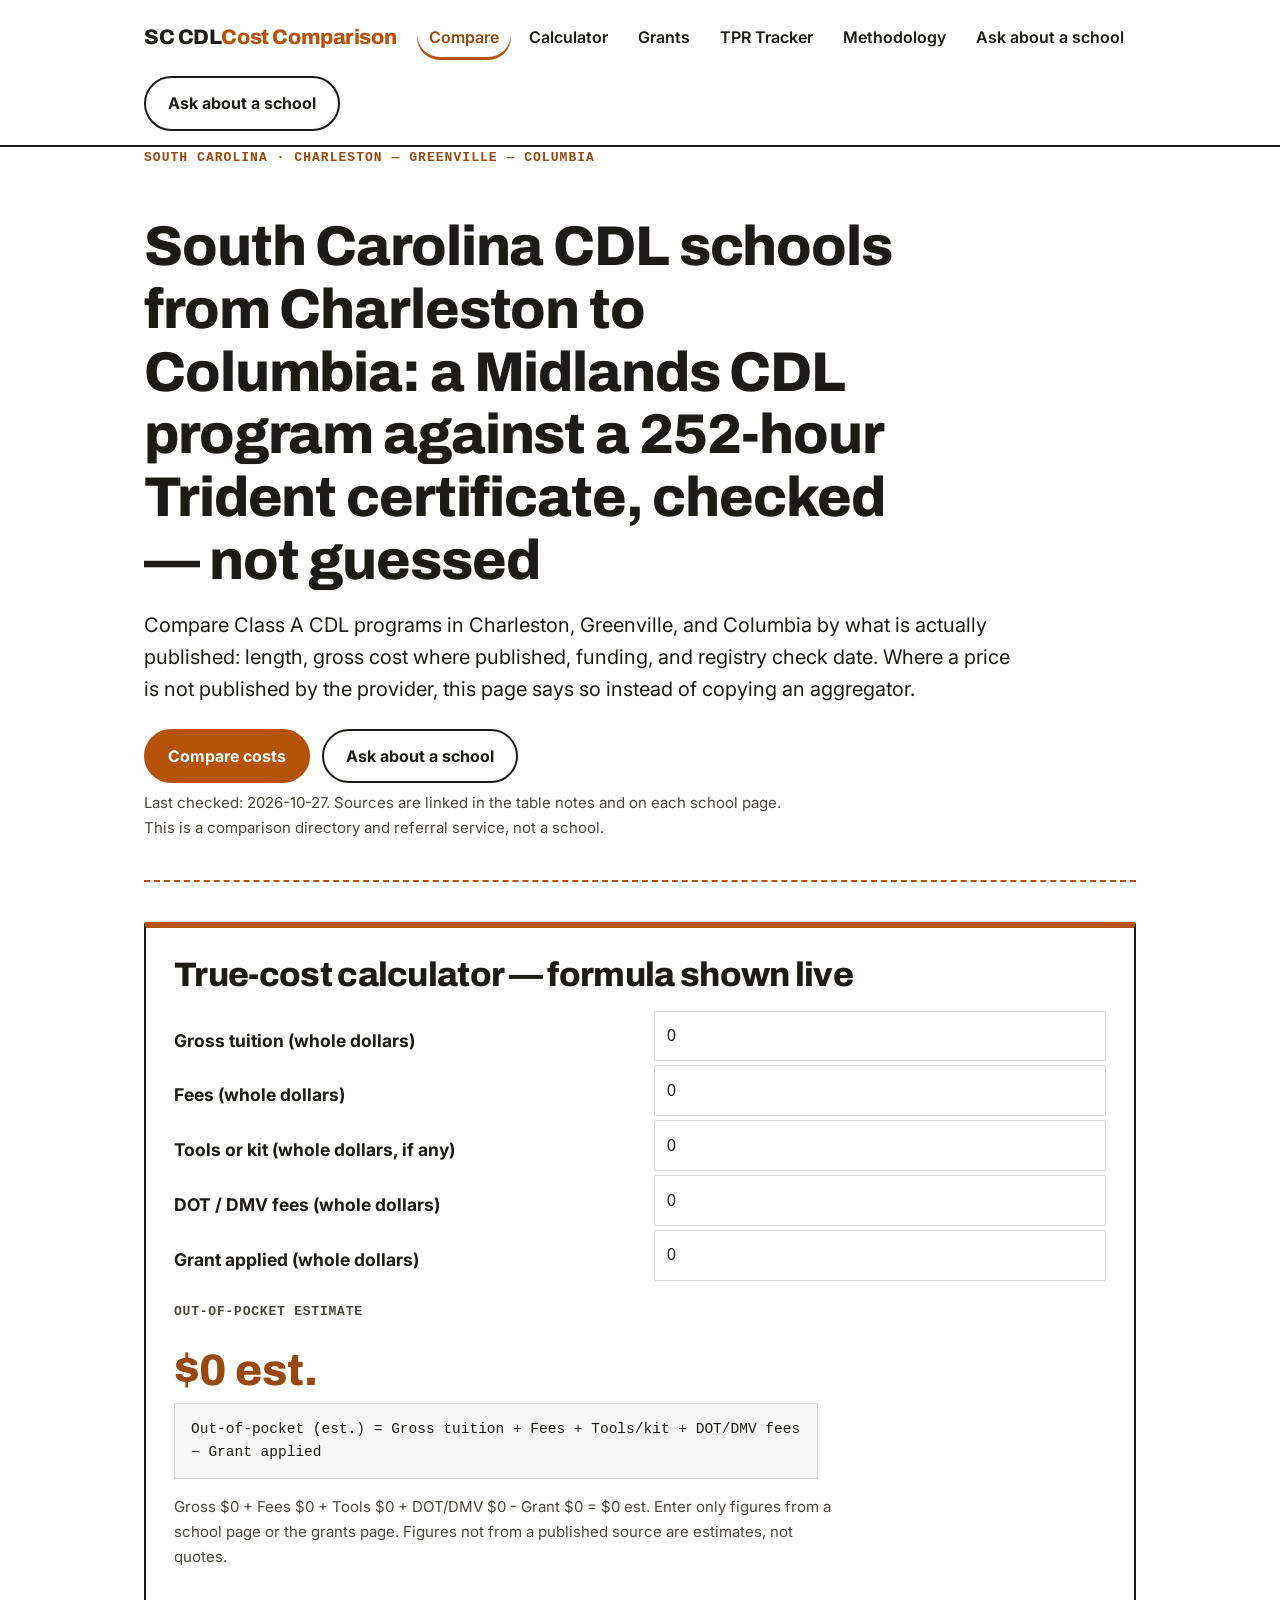
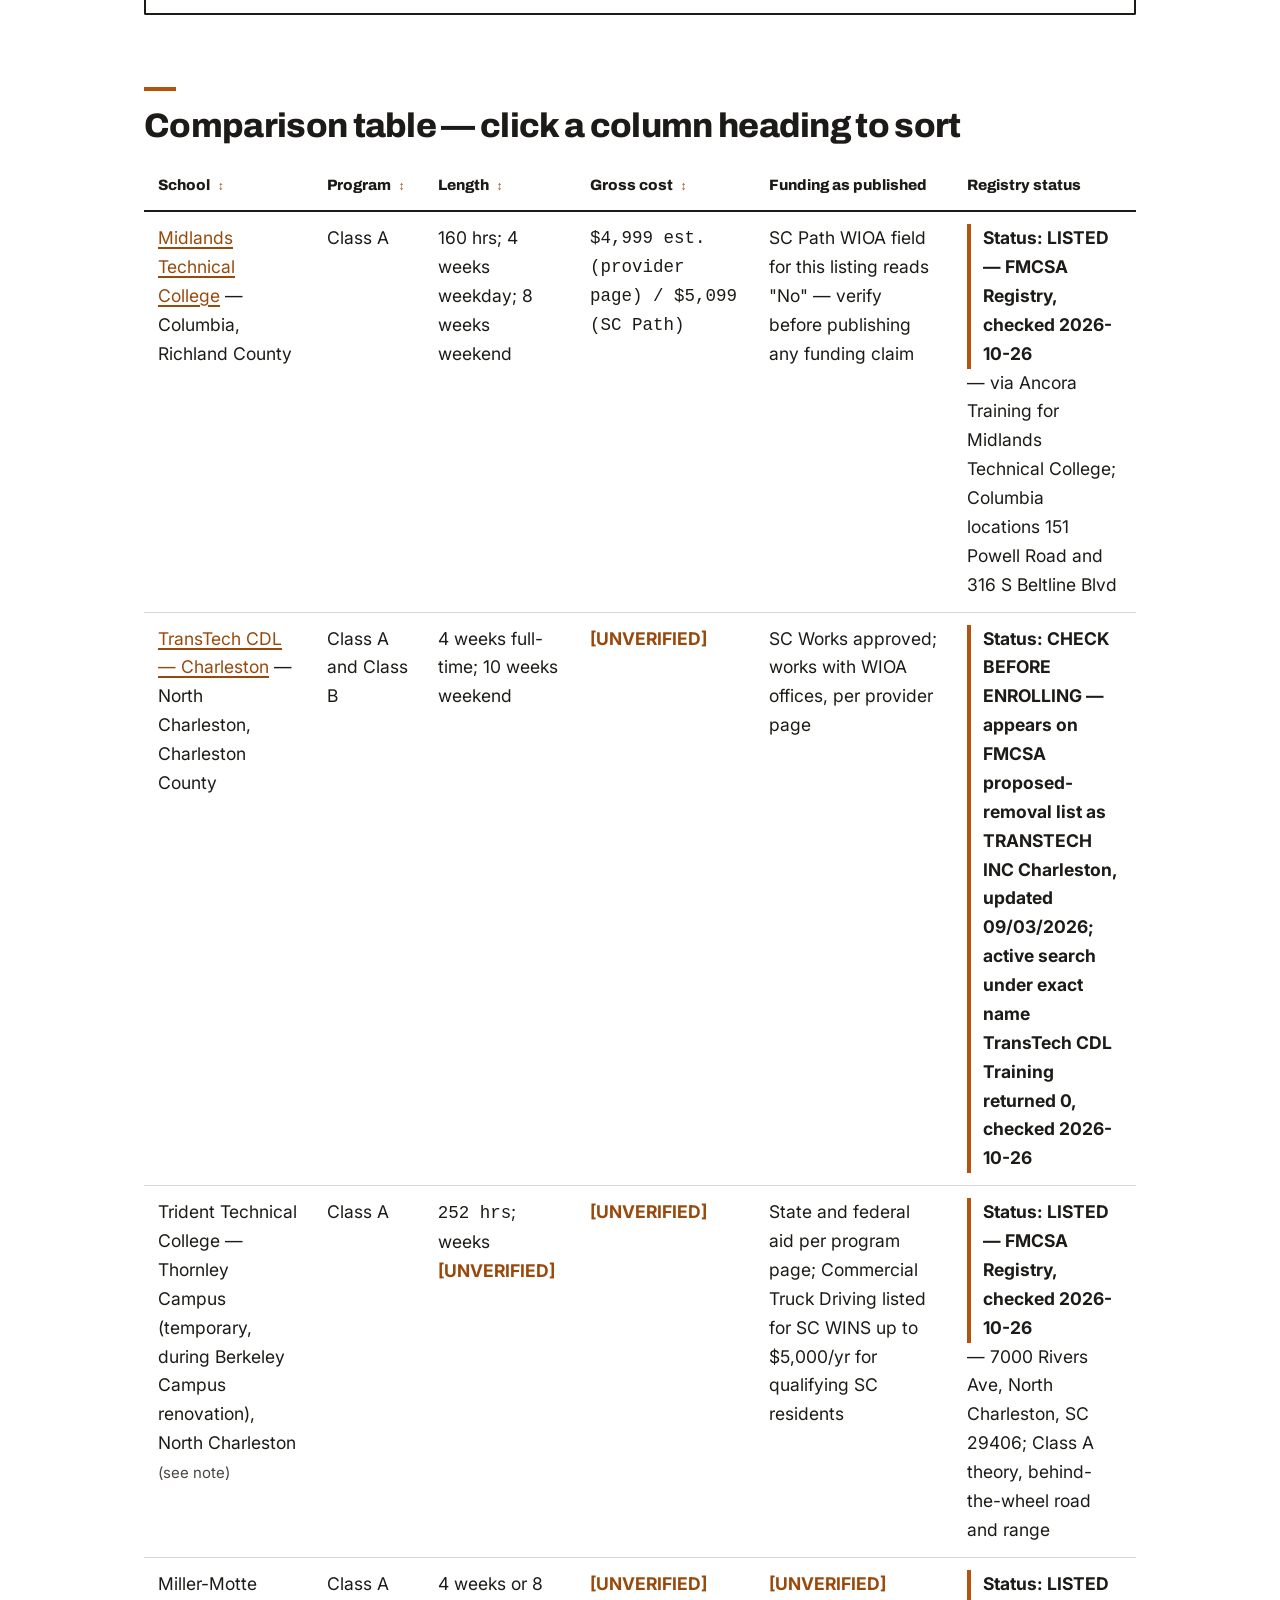
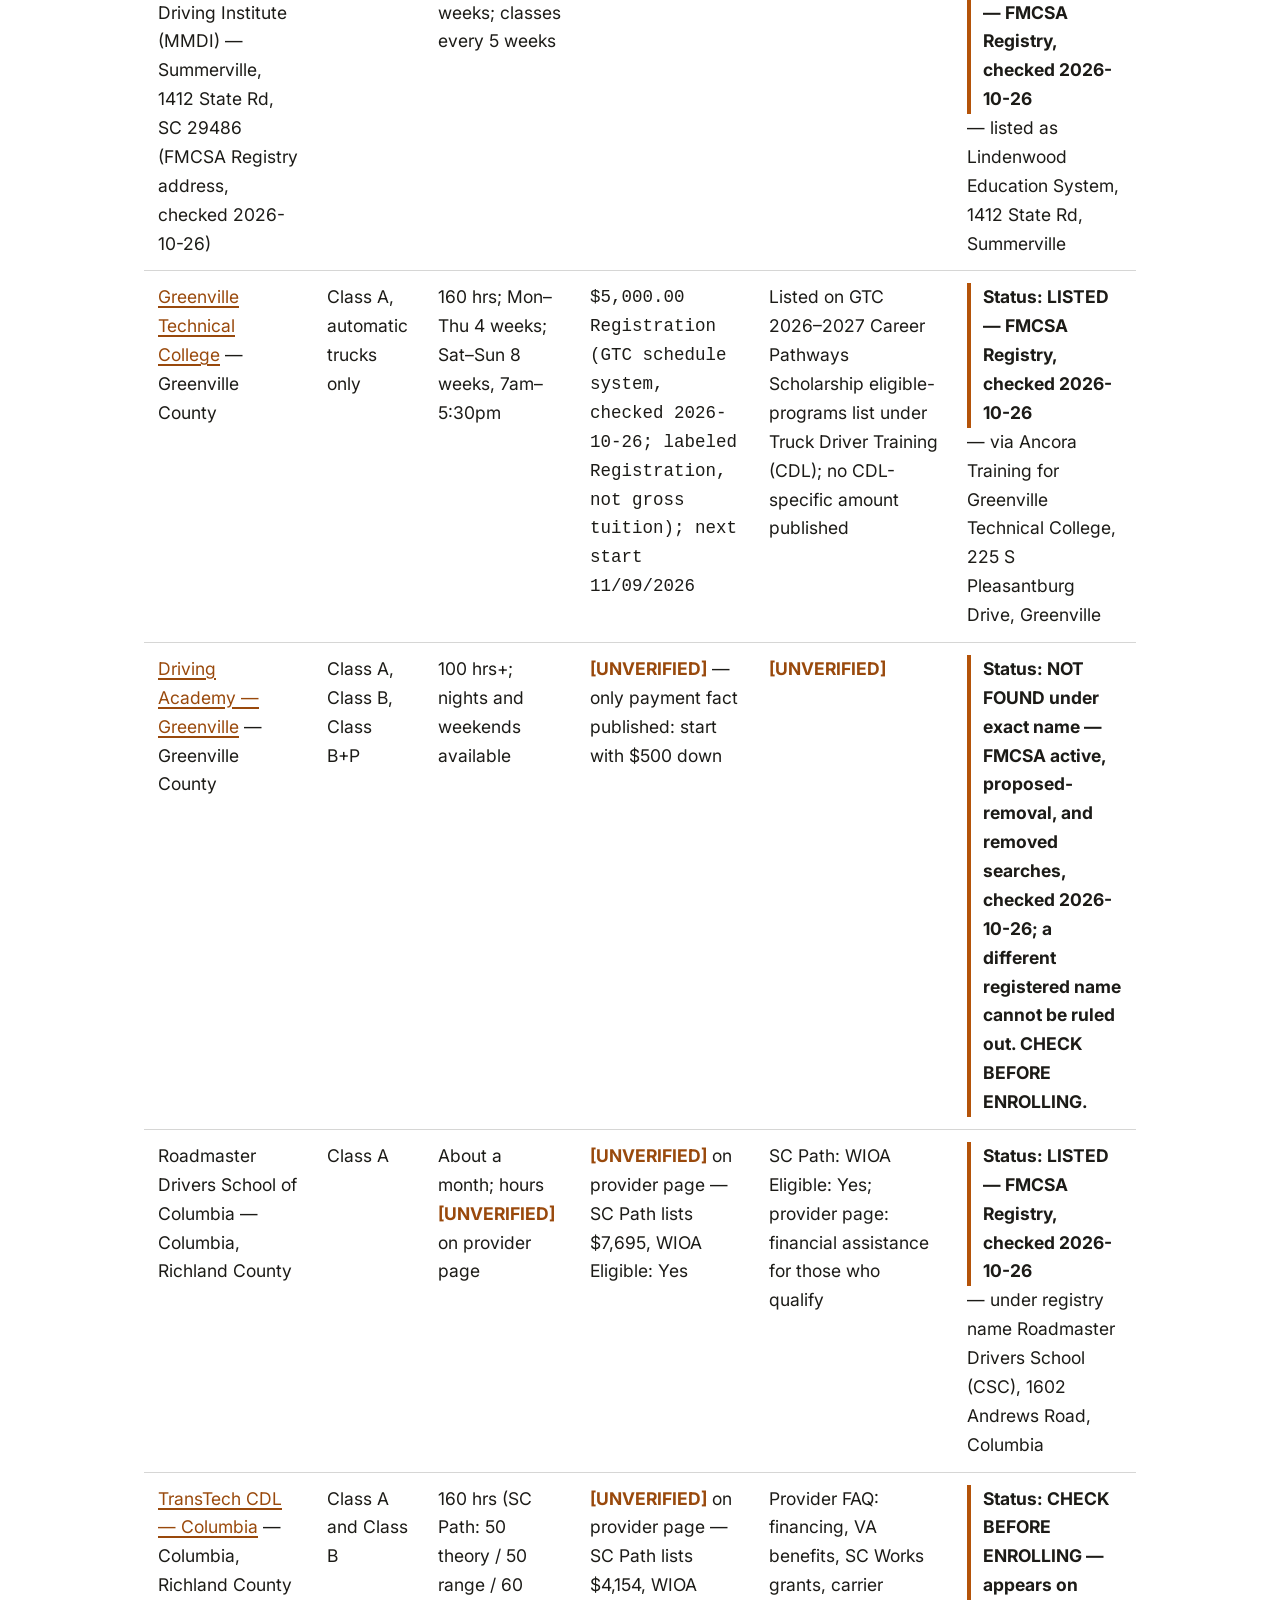
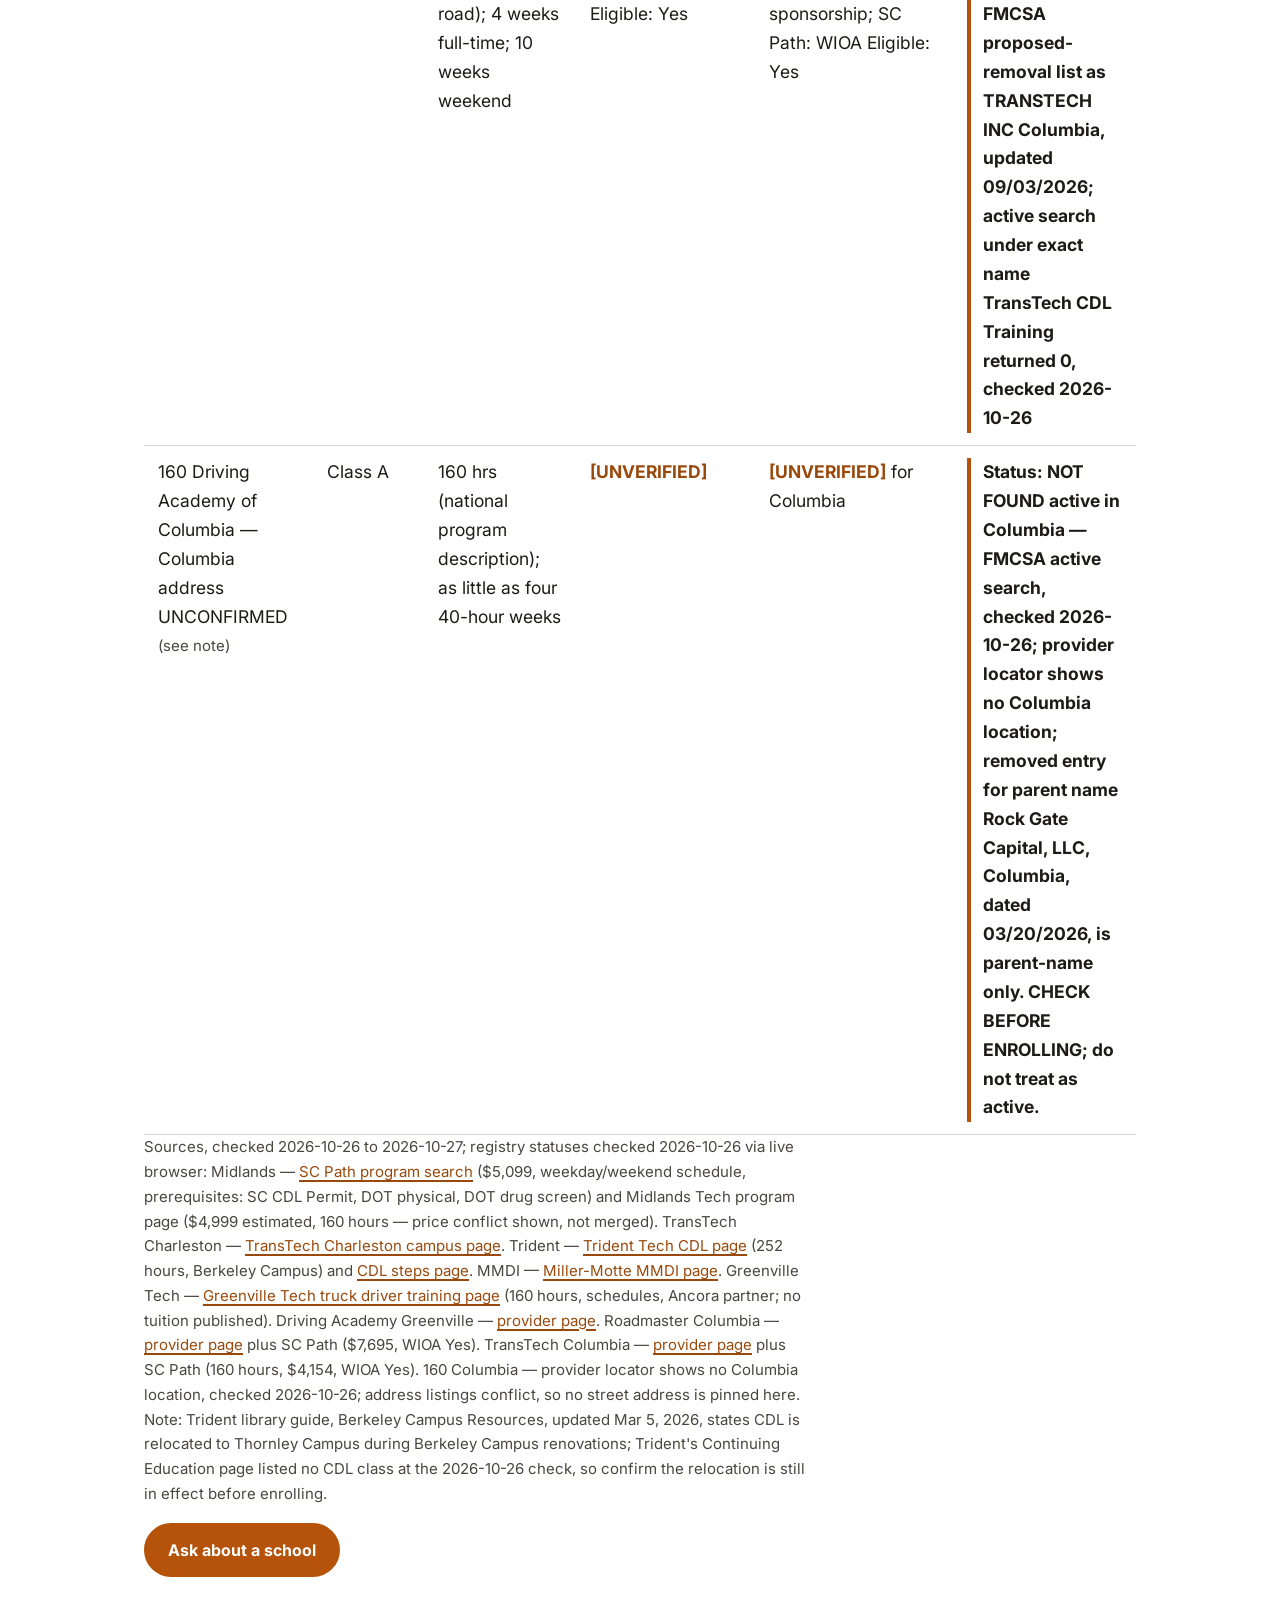
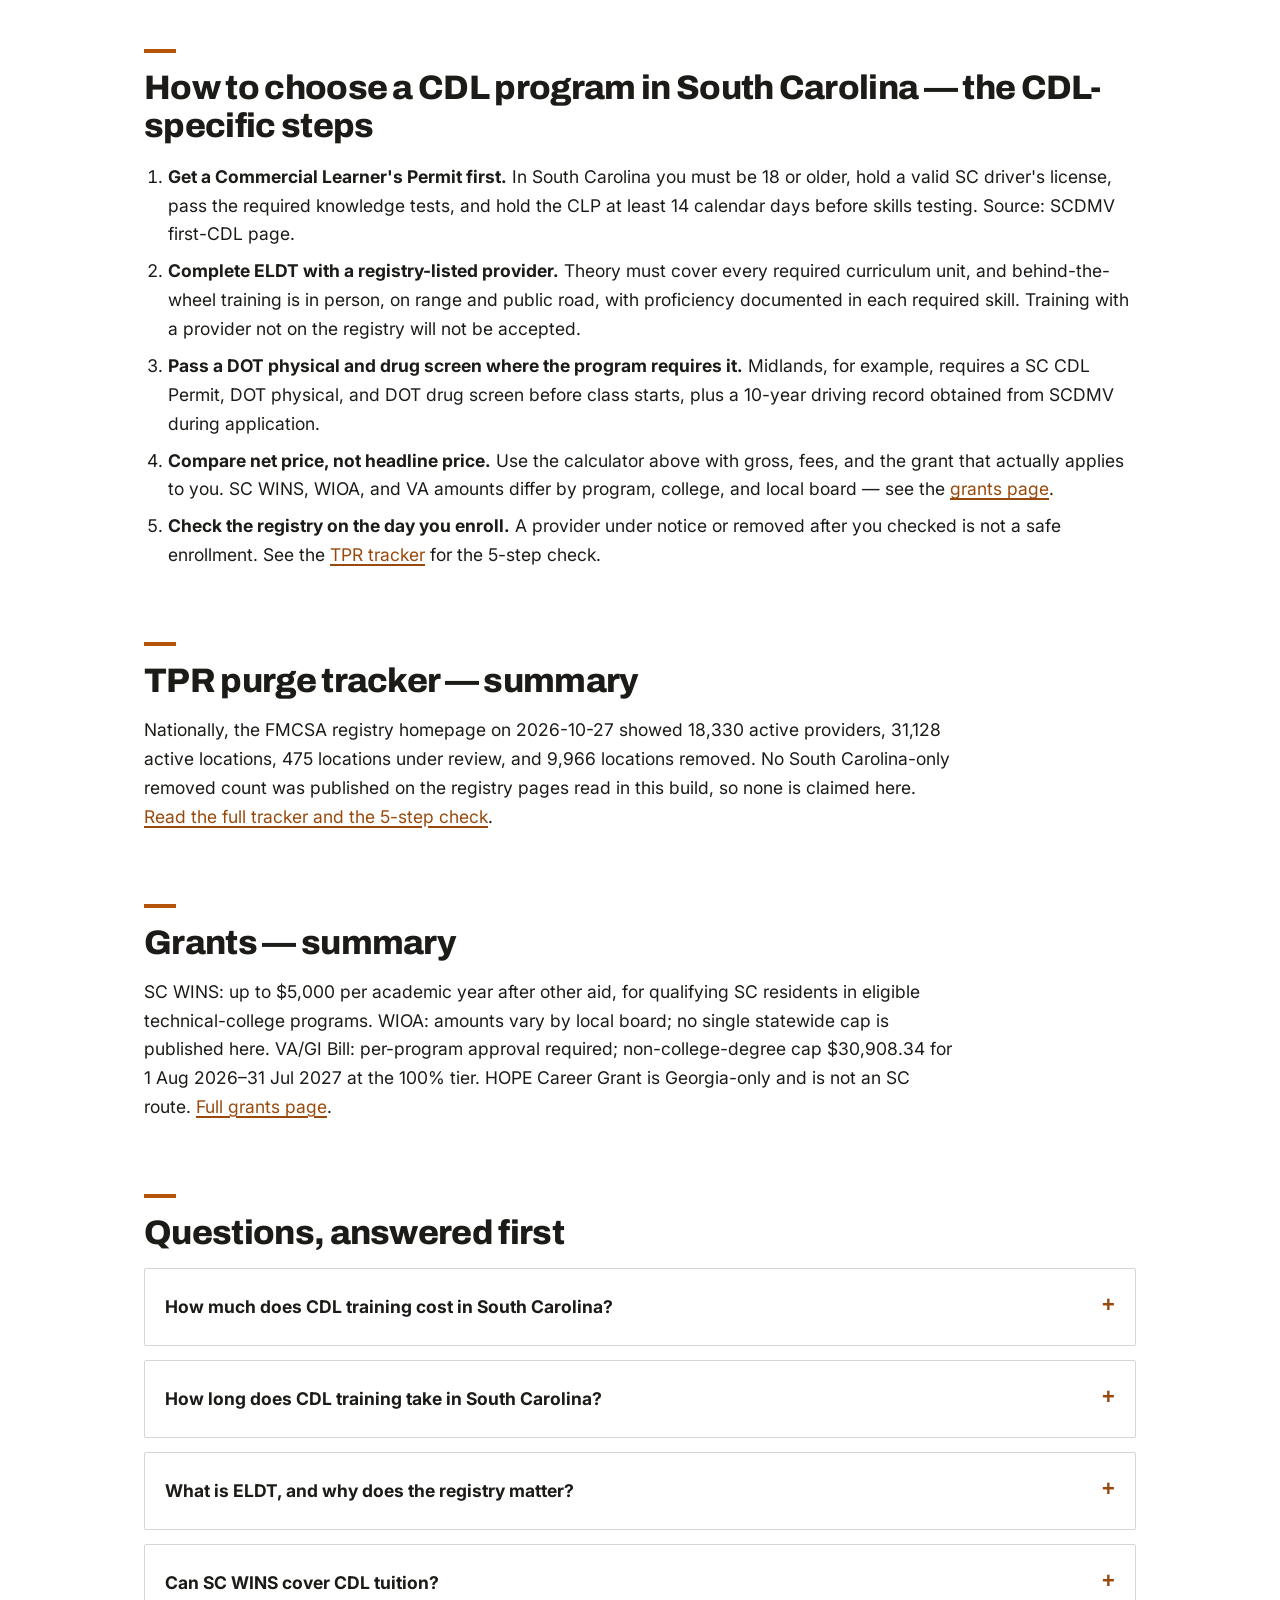
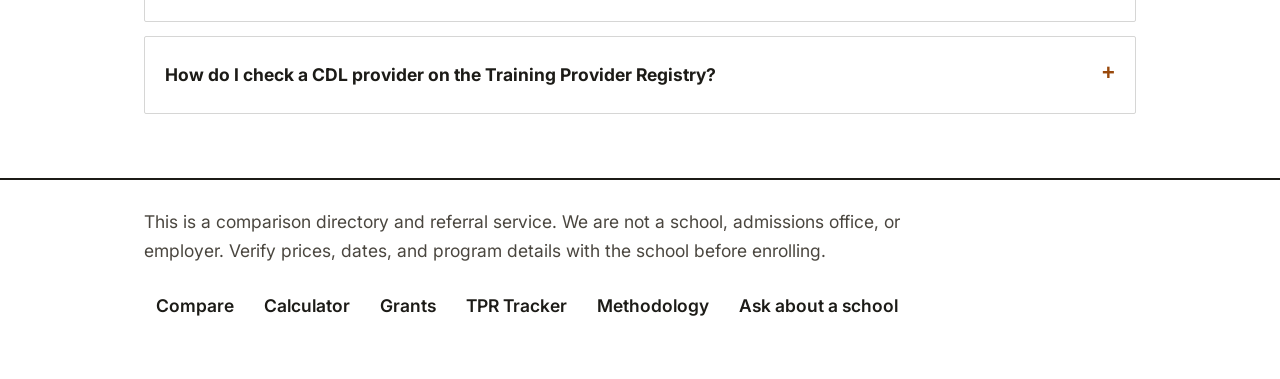
<file: index.html>
<!DOCTYPE html>
<html lang="en">
<head>
<meta charset="utf-8">
<meta name="viewport" content="width=device-width, initial-scale=1">
<title>South Carolina CDL Schools Compared by Cost — Charleston, Greenville, Columbia</title>
<meta name="description" content="Compare South Carolina CDL programs by cost, length, and registry status. Midlands $5,099 on SC Path, Trident 252-hour certificate, with sources and dates checked.">
<link rel="canonical" href="https://site-cdl-sc.pages.dev/">
<link rel="preconnect" href="https://fonts.googleapis.com">
<link rel="preconnect" href="https://fonts.gstatic.com" crossorigin>
<link href="https://fonts.googleapis.com/css2?family=Archivo:wght@700;800&family=Inter:wght@400;600;700&display=swap" rel="stylesheet">
<link rel="stylesheet" href="assets/style.css">
<script type="application/ld+json">{"@context":"https://schema.org","@type":"WebSite","name":"SC CDL Cost Comparison","url":"https://site-cdl-sc.pages.dev/","description":"A comparison directory for South Carolina CDL training, with sourced costs, lengths, and Training Provider Registry check dates."}</script>
<script type="application/ld+json">{"@context":"https://schema.org","@type":"FAQPage","mainEntity":[
{"@type":"Question","name":"How much does CDL training cost in South Carolina?","acceptedAnswer":{"@type":"Answer","text":"It varies by provider and by funding, and sources conflict. Midlands Technical College's CDL-A program is listed at $4,999 estimated on its own program page and $5,099 on SC Path, the South Carolina workforce program search, checked 2026-10-27; the two figures are not merged here. Greenville Technical College lists $5,000.00 Registration in its own schedule system, with next start 11/09/2026, checked 2026-10-26 — labeled Registration, not gross tuition. TransTech Charleston and Columbia publish no gross tuition on their own pages and direct visitors to admissions. Other providers in this corridor do not publish a gross CDL tuition figure on their own program pages, so this site marks those prices unverified rather than copying an aggregator figure."}},
{"@type":"Question","name":"How long does CDL training take in South Carolina?","acceptedAnswer":{"@type":"Answer","text":"In this corridor, published lengths range from 4 weeks full-time to 10 weeks part-time weekend, depending on the provider and schedule. Midlands Technical College runs 4 weeks weekday or 8 weeks weekend; TransTech Charleston runs 4 weeks full-time or 10 weeks weekend; Trident Technical College runs a 252-hour certificate program with no week count published on its program page."}},
{"@type":"Question","name":"What is ELDT, and why does the registry matter?","acceptedAnswer":{"@type":"Answer","text":"Entry-Level Driver Training is required for a first-time Class A or Class B CDL, a Class B to Class A upgrade, or a first passenger, school bus, or hazmat endorsement. It must be completed with a provider listed on the FMCSA Training Provider Registry before the state skills test; training with a provider not on the list will not be accepted."}},
{"@type":"Question","name":"Can SC WINS cover CDL tuition?","acceptedAnswer":{"@type":"Answer","text":"SC WINS can cover up to $5,000 per academic year in remaining tuition, fees, and required course-related expenses after all other scholarships and grants are applied, for a South Carolina resident in an eligible program at a SC technical college who meets one of the employment, financial-literacy, or volunteer criteria. Meeting the criteria does not guarantee an award, and coverage varies by college."}},
{"@type":"Question","name":"How do I check a CDL provider on the Training Provider Registry?","acceptedAnswer":{"@type":"Answer","text":"Search the provider by name at tpr.fmcsa.dot.gov, check the in-review list for a notice of proposed removal, check the removed list for a removal date, and repeat the check on the day you enroll, because status can change during enforcement periods."}}
]}</script>
</head>
<body>
<header class="site"><div class="wrap"><a class="brand" href="./">SC CDL <span>Cost Comparison</span></a><nav class="main" aria-label="Main"><a href="./" aria-current="page">Compare</a><a href="cost/">Calculator</a><a href="grants/">Grants</a><a href="tpr-tracker/">TPR Tracker</a><a href="methodology/">Methodology</a><a href="inquiry/">Ask about a school</a></nav><a class="btn secondary btn-cta" href="inquiry/">Ask about a school</a></div></header>
<main class="wrap">
<p class="eyebrow">South Carolina · Charleston — Greenville — Columbia</p>
<h1>South Carolina CDL schools from Charleston to Columbia: a Midlands CDL program against a 252-hour Trident certificate, checked — not guessed</h1>
<p class="lede">Compare Class A CDL programs in Charleston, Greenville, and Columbia by what is actually published: length, gross cost where published, funding, and registry check date. Where a price is not published by the provider, this page says so instead of copying an aggregator.</p>
<div class="hero-cta"><a class="btn" href="#compare">Compare costs</a><a class="btn secondary" href="inquiry/">Ask about a school</a></div>
<p class="small">Last checked: 2026-10-27. Sources are linked in the table notes and on each school page. This is a comparison directory and referral service, not a school.</p>
<hr class="route" data-mile="01">
<section class="card calc" aria-labelledby="calc-heading">
<h2 id="calc-heading">True-cost calculator — formula shown live</h2>
<form id="calc-form">
<div class="calc-grid">
<label for="gross">Gross tuition (whole dollars)</label>
<input id="gross" name="gross" type="number" min="0" step="1" inputmode="numeric" value="0">
<label for="fees">Fees (whole dollars)</label>
<input id="fees" name="fees" type="number" min="0" step="1" inputmode="numeric" value="0">
<label for="tools">Tools or kit (whole dollars, if any)</label>
<input id="tools" name="tools" type="number" min="0" step="1" inputmode="numeric" value="0">
<label for="dot">DOT / DMV fees (whole dollars)</label>
<input id="dot" name="dot" type="number" min="0" step="1" inputmode="numeric" value="0">
<label for="grant">Grant applied (whole dollars)</label>
<input id="grant" name="grant" type="number" min="0" step="1" inputmode="numeric" value="0">
</div>
<p class="result-label">Out-of-pocket estimate</p>
<p class="result" id="calc-result" aria-live="polite">$0 est.</p>
<p class="formula">Out-of-pocket (est.) = Gross tuition + Fees + Tools/kit + DOT/DMV fees − Grant applied</p>
<p id="calc-detail" class="small">Enter only figures from a school page or the <a href="grants/">grants page</a>. Figures not from a published source are estimates, not quotes.</p>
</form>
</section>
<h2 id="compare">Comparison table — click a column heading to sort</h2>
<table class="sortable">
<thead><tr><th data-sort>School</th><th data-sort>Program</th><th data-sort>Length</th><th data-sort>Gross cost</th><th>Funding as published</th><th>Registry status</th></tr></thead>
<tbody>
<tr><td class="wrapcell" data-label="School"><a href="schools/midlands-technical-college/">Midlands Technical College</a> — Columbia, Richland County</td><td data-label="Program">Class A</td><td data-label="Length">160 hrs; 4 weeks weekday; 8 weeks weekend</td><td class="num" data-label="Gross cost">$4,999 est. (provider page) / $5,099 (SC Path)</td><td class="wrapcell" data-label="Funding as published">SC Path WIOA field for this listing reads "No" — verify before publishing any funding claim</td><td data-label="Registry status"><span class="status">Status: LISTED — FMCSA Registry, checked 2026-10-26</span> — via Ancora Training for Midlands Technical College; Columbia locations 151 Powell Road and 316 S Beltline Blvd</td></tr>
<tr><td class="wrapcell" data-label="School"><a href="schools/transtech-charleston/">TransTech CDL — Charleston</a> — North Charleston, Charleston County</td><td data-label="Program">Class A and Class B</td><td data-label="Length">4 weeks full-time; 10 weeks weekend</td><td data-label="Gross cost"><span class="unverified">[UNVERIFIED]</span></td><td class="wrapcell" data-label="Funding as published">SC Works approved; works with WIOA offices, per provider page</td><td data-label="Registry status"><span class="status">Status: CHECK BEFORE ENROLLING — appears on FMCSA proposed-removal list as TRANSTECH INC Charleston, updated 09/03/2026; active search under exact name TransTech CDL Training returned 0, checked 2026-10-26</span></td></tr>
<tr><td class="wrapcell" data-label="School">Trident Technical College — Thornley Campus (temporary, during Berkeley Campus renovation), North Charleston <span class="small">(see note)</span></td><td data-label="Program">Class A</td><td data-label="Length"><span class="mono">252 hrs</span>; weeks <span class="unverified">[UNVERIFIED]</span></td><td data-label="Gross cost"><span class="unverified">[UNVERIFIED]</span></td><td class="wrapcell" data-label="Funding as published">State and federal aid per program page; Commercial Truck Driving listed for SC WINS up to $5,000/yr for qualifying SC residents</td><td data-label="Registry status"><span class="status">Status: LISTED — FMCSA Registry, checked 2026-10-26</span> — 7000 Rivers Ave, North Charleston, SC 29406; Class A theory, behind-the-wheel road and range</td></tr>
<tr><td class="wrapcell" data-label="School">Miller-Motte Driving Institute (MMDI) — Summerville, 1412 State Rd, SC 29486 (FMCSA Registry address, checked 2026-10-26)</td><td data-label="Program">Class A</td><td data-label="Length">4 weeks or 8 weeks; classes every 5 weeks</td><td data-label="Gross cost"><span class="unverified">[UNVERIFIED]</span></td><td data-label="Funding as published"><span class="unverified">[UNVERIFIED]</span></td><td data-label="Registry status"><span class="status">Status: LISTED — FMCSA Registry, checked 2026-10-26</span> — listed as Lindenwood Education System, 1412 State Rd, Summerville</td></tr>
<tr><td class="wrapcell" data-label="School"><a href="schools/greenville-technical-college/">Greenville Technical College</a> — Greenville County</td><td data-label="Program">Class A, automatic trucks only</td><td data-label="Length">160 hrs; Mon–Thu 4 weeks; Sat–Sun 8 weeks, 7am–5:30pm</td><td class="num" data-label="Gross cost">$5,000.00 Registration (GTC schedule system, checked 2026-10-26; labeled Registration, not gross tuition); next start 11/09/2026</td><td class="wrapcell" data-label="Funding as published">Listed on GTC 2026–2027 Career Pathways Scholarship eligible-programs list under Truck Driver Training (CDL); no CDL-specific amount published</td><td data-label="Registry status"><span class="status">Status: LISTED — FMCSA Registry, checked 2026-10-26</span> — via Ancora Training for Greenville Technical College, 225 S Pleasantburg Drive, Greenville</td></tr>
<tr><td class="wrapcell" data-label="School"><a href="schools/driving-academy-greenville/">Driving Academy — Greenville</a> — Greenville County</td><td data-label="Program">Class A, Class B, Class B+P</td><td data-label="Length">100 hrs+; nights and weekends available</td><td data-label="Gross cost"><span class="unverified">[UNVERIFIED]</span> — only payment fact published: start with $500 down</td><td data-label="Funding as published"><span class="unverified">[UNVERIFIED]</span></td><td data-label="Registry status"><span class="status">Status: NOT FOUND under exact name — FMCSA active, proposed-removal, and removed searches, checked 2026-10-26; a different registered name cannot be ruled out. CHECK BEFORE ENROLLING.</span></td></tr>
<tr><td class="wrapcell" data-label="School">Roadmaster Drivers School of Columbia — Columbia, Richland County</td><td data-label="Program">Class A</td><td data-label="Length">About a month; hours <span class="unverified">[UNVERIFIED]</span> on provider page</td><td data-label="Gross cost"><span class="unverified">[UNVERIFIED]</span> on provider page — SC Path lists $7,695, WIOA Eligible: Yes</td><td class="wrapcell" data-label="Funding as published">SC Path: WIOA Eligible: Yes; provider page: financial assistance for those who qualify</td><td data-label="Registry status"><span class="status">Status: LISTED — FMCSA Registry, checked 2026-10-26</span> — under registry name Roadmaster Drivers School (CSC), 1602 Andrews Road, Columbia</td></tr>
<tr><td class="wrapcell" data-label="School"><a href="schools/transtech-columbia/">TransTech CDL — Columbia</a> — Columbia, Richland County</td><td data-label="Program">Class A and Class B</td><td data-label="Length">160 hrs (SC Path: 50 theory / 50 range / 60 road); 4 weeks full-time; 10 weeks weekend</td><td data-label="Gross cost"><span class="unverified">[UNVERIFIED]</span> on provider page — SC Path lists $4,154, WIOA Eligible: Yes</td><td class="wrapcell" data-label="Funding as published">Provider FAQ: financing, VA benefits, SC Works grants, carrier sponsorship; SC Path: WIOA Eligible: Yes</td><td data-label="Registry status"><span class="status">Status: CHECK BEFORE ENROLLING — appears on FMCSA proposed-removal list as TRANSTECH INC Columbia, updated 09/03/2026; active search under exact name TransTech CDL Training returned 0, checked 2026-10-26</span></td></tr>
<tr><td class="wrapcell" data-label="School">160 Driving Academy of Columbia — Columbia address UNCONFIRMED <span class="small">(see note)</span></td><td data-label="Program">Class A</td><td data-label="Length">160 hrs (national program description); as little as four 40-hour weeks</td><td data-label="Gross cost"><span class="unverified">[UNVERIFIED]</span></td><td data-label="Funding as published"><span class="unverified">[UNVERIFIED]</span> for Columbia</td><td data-label="Registry status"><span class="status">Status: NOT FOUND active in Columbia — FMCSA active search, checked 2026-10-26; provider locator shows no Columbia location; removed entry for parent name Rock Gate Capital, LLC, Columbia, dated 03/20/2026, is parent-name only. CHECK BEFORE ENROLLING; do not treat as active.</span></td></tr>
</tbody>
</table>
<p class="small">Sources, checked 2026-10-26 to 2026-10-27; registry statuses checked 2026-10-26 via live browser: Midlands — <a href="https://www.scpath.org/Search/ProgramSearch?SAoccupation=0&amp;SAcredential=0&amp;SAlocalareas=11&amp;page=4">SC Path program search</a> ($5,099, weekday/weekend schedule, prerequisites: SC CDL Permit, DOT physical, DOT drug screen) and Midlands Tech program page ($4,999 estimated, 160 hours — price conflict shown, not merged). TransTech Charleston — <a href="https://trans-tech.net/our-locations/charleston-sc/">TransTech Charleston campus page</a>. Trident — <a href="https://www.tridenttech.edu/programs/divisions/manmaint/cdl.html">Trident Tech CDL page</a> (252 hours, Berkeley Campus) and <a href="https://www.tridenttech.edu/landing/cdlsteps.html">CDL steps page</a>. MMDI — <a href="https://www.miller-motte.edu/campuses/mmdi/">Miller-Motte MMDI page</a>. Greenville Tech — <a href="https://www.gvltec.edu/truck_driver_training/">Greenville Tech truck driver training page</a> (160 hours, schedules, Ancora partner; no tuition published). Driving Academy Greenville — <a href="https://www.cdldrivingacademy.com/school/greenville-sc/">provider page</a>. Roadmaster Columbia — <a href="https://www.roadmaster.com/locations/columbia-south-carolina/">provider page</a> plus SC Path ($7,695, WIOA Yes). TransTech Columbia — <a href="https://trans-tech.net/our-locations/columbia-sc/">provider page</a> plus SC Path (160 hours, $4,154, WIOA Yes). 160 Columbia — provider locator shows no Columbia location, checked 2026-10-26; address listings conflict, so no street address is pinned here. Note: Trident library guide, Berkeley Campus Resources, updated Mar 5, 2026, states CDL is relocated to Thornley Campus during Berkeley Campus renovations; Trident's Continuing Education page listed no CDL class at the 2026-10-26 check, so confirm the relocation is still in effect before enrolling.</p>
<p><a class="btn" href="inquiry/">Ask about a school</a></p>
<h2>How to choose a CDL program in South Carolina — the CDL-specific steps</h2>
<ol>
<li><strong>Get a Commercial Learner's Permit first.</strong> In South Carolina you must be 18 or older, hold a valid SC driver's license, pass the required knowledge tests, and hold the CLP at least 14 calendar days before skills testing. Source: SCDMV first-CDL page.</li>
<li><strong>Complete ELDT with a registry-listed provider.</strong> Theory must cover every required curriculum unit, and behind-the-wheel training is in person, on range and public road, with proficiency documented in each required skill. Training with a provider not on the registry will not be accepted.</li>
<li><strong>Pass a DOT physical and drug screen where the program requires it.</strong> Midlands, for example, requires a SC CDL Permit, DOT physical, and DOT drug screen before class starts, plus a 10-year driving record obtained from SCDMV during application.</li>
<li><strong>Compare net price, not headline price.</strong> Use the calculator above with gross, fees, and the grant that actually applies to you. SC WINS, WIOA, and VA amounts differ by program, college, and local board — see the <a href="grants/">grants page</a>.</li>
<li><strong>Check the registry on the day you enroll.</strong> A provider under notice or removed after you checked is not a safe enrollment. See the <a href="tpr-tracker/">TPR tracker</a> for the 5-step check.</li>
</ol>
<h2>TPR purge tracker — summary</h2>
<p>Nationally, the FMCSA registry homepage on 2026-10-27 showed 18,330 active providers, 31,128 active locations, 475 locations under review, and 9,966 locations removed. No South Carolina-only removed count was published on the registry pages read in this build, so none is claimed here. <a href="tpr-tracker/">Read the full tracker and the 5-step check</a>.</p>
<h2>Grants — summary</h2>
<p>SC WINS: up to $5,000 per academic year after other aid, for qualifying SC residents in eligible technical-college programs. WIOA: amounts vary by local board; no single statewide cap is published here. VA/GI Bill: per-program approval required; non-college-degree cap $30,908.34 for 1 Aug 2026–31 Jul 2027 at the 100% tier. HOPE Career Grant is Georgia-only and is not an SC route. <a href="grants/">Full grants page</a>.</p>
<section class="faq" aria-labelledby="faq-heading">
<h2 id="faq-heading">Questions, answered first</h2>
<details><summary>How much does CDL training cost in South Carolina?</summary><p>It varies by provider and by funding, and sources conflict. Midlands Technical College's CDL-A program is listed at $4,999 estimated on its own program page and $5,099 on SC Path, the South Carolina workforce program search, checked 2026-10-27; the two figures are not merged here. Greenville Technical College lists $5,000.00 Registration in its own schedule system, with next start 11/09/2026, checked 2026-10-26 — labeled Registration, not gross tuition. TransTech Charleston and Columbia publish no gross tuition on their own pages and direct visitors to admissions. Other providers in this corridor do not publish a gross CDL tuition figure on their own program pages, so this site marks those prices unverified rather than copying an aggregator figure.</p></details>
<details><summary>How long does CDL training take in South Carolina?</summary><p>In this corridor, published lengths range from 4 weeks full-time to 10 weeks part-time weekend, depending on the provider and schedule. Midlands Technical College runs 4 weeks weekday or 8 weeks weekend; TransTech Charleston runs 4 weeks full-time or 10 weeks weekend; Trident Technical College runs a 252-hour certificate program with no week count published on its program page.</p></details>
<details><summary>What is ELDT, and why does the registry matter?</summary><p>Entry-Level Driver Training is required for a first-time Class A or Class B CDL, a Class B to Class A upgrade, or a first passenger, school bus, or hazmat endorsement. It must be completed with a provider listed on the FMCSA Training Provider Registry before the state skills test; training with a provider not on the list will not be accepted.</p></details>
<details><summary>Can SC WINS cover CDL tuition?</summary><p>SC WINS can cover up to $5,000 per academic year in remaining tuition, fees, and required course-related expenses after all other scholarships and grants are applied, for a South Carolina resident in an eligible program at a SC technical college who meets one of the employment, financial-literacy, or volunteer criteria. Meeting the criteria does not guarantee an award, and coverage varies by college.</p></details>
<details><summary>How do I check a CDL provider on the Training Provider Registry?</summary><p>Search the provider by name at tpr.fmcsa.dot.gov, check the in-review list for a notice of proposed removal, check the removed list for a removal date, and repeat the check on the day you enroll, because status can change during enforcement periods.</p></details>
</section>
</main>
<footer><div class="wrap"><p>This is a comparison directory and referral service. We are not a school, admissions office, or employer. Verify prices, dates, and program details with the school before enrolling.</p><nav aria-label="Footer"><a href="./">Compare</a><a href="cost/">Calculator</a><a href="grants/">Grants</a><a href="tpr-tracker/">TPR Tracker</a><a href="methodology/">Methodology</a><a href="inquiry/">Ask about a school</a></nav></div></footer>
<script src="assets/app.js"></script>
</body>
</html>
</file>
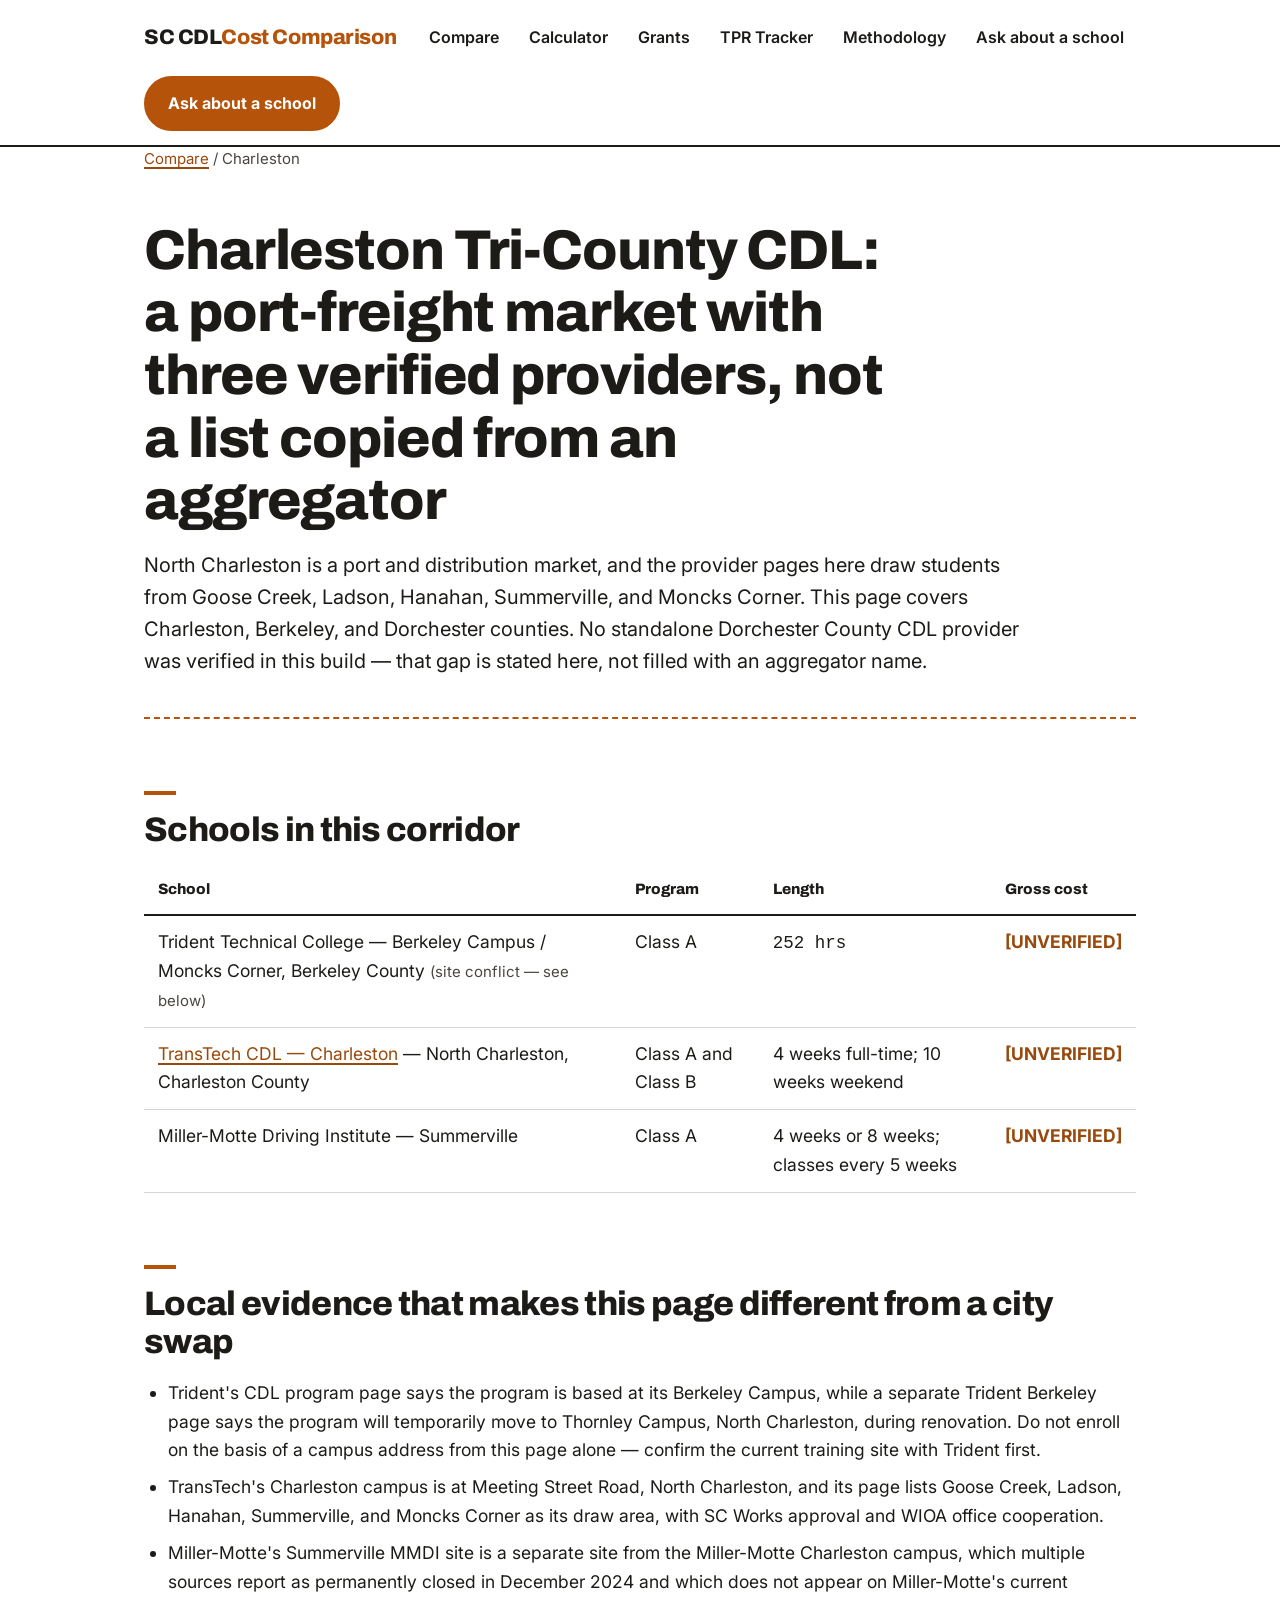
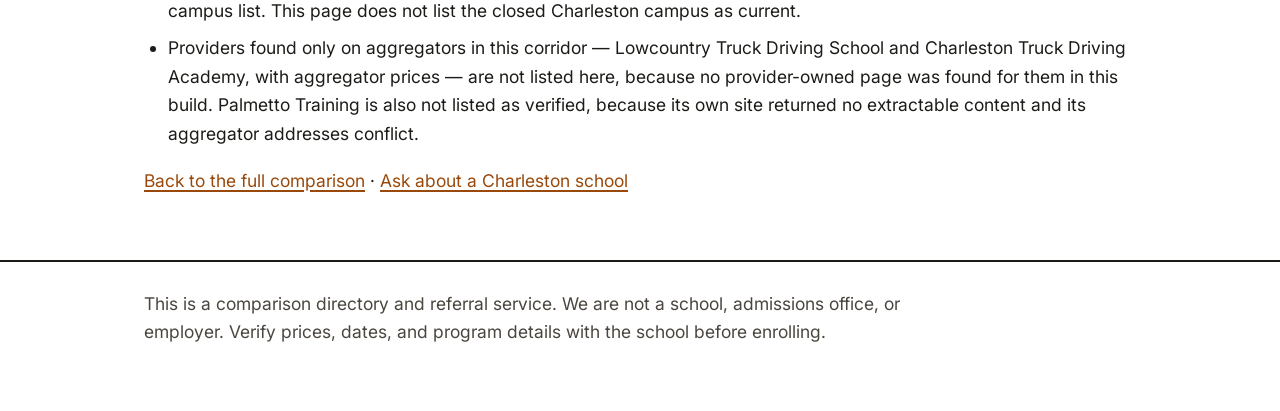
<file: charleston/index.html>
<!DOCTYPE html>
<html lang="en">
<head>
<meta charset="utf-8">
<meta name="viewport" content="width=device-width, initial-scale=1">
<title>CDL Schools in Charleston, SC — Port Freight, Berkeley Campus, and Summerville</title>
<meta name="description" content="CDL schools in the Charleston Tri-County: Trident Tech Berkeley Campus, TransTech North Charleston, and Miller-Motte Summerville, with lengths and verified prices only.">
<link rel="canonical" href="https://site-cdl-sc.pages.dev/charleston/">
<link rel="preconnect" href="https://fonts.googleapis.com">
<link rel="preconnect" href="https://fonts.gstatic.com" crossorigin>
<link href="https://fonts.googleapis.com/css2?family=Archivo:wght@700;800&family=Inter:wght@400;600;700&display=swap" rel="stylesheet">
<link rel="stylesheet" href="../assets/style.css">
<script type="application/ld+json">{"@context":"https://schema.org","@type":"WebPage","name":"CDL Schools in Charleston, SC","url":"https://site-cdl-sc.pages.dev/charleston/","isPartOf":{"@type":"WebSite","name":"SC CDL Cost Comparison","url":"https://site-cdl-sc.pages.dev/"}}</script>
</head>
<body>
<header class="site"><div class="wrap"><a class="brand" href="../">SC CDL <span>Cost Comparison</span></a><nav class="main" aria-label="Main"><a href="../">Compare</a><a href="../cost/">Calculator</a><a href="../grants/">Grants</a><a href="../tpr-tracker/">TPR Tracker</a><a href="../methodology/">Methodology</a><a href="../inquiry/">Ask about a school</a></nav><a class="btn btn-cta" href="../inquiry/">Ask about a school</a></div></header>
<main class="wrap">
<p class="small"><a href="../">Compare</a> / Charleston</p>
<h1>Charleston Tri-County CDL: a port-freight market with three verified providers, not a list copied from an aggregator</h1>
<p class="lede">North Charleston is a port and distribution market, and the provider pages here draw students from Goose Creek, Ladson, Hanahan, Summerville, and Moncks Corner. This page covers Charleston, Berkeley, and Dorchester counties. No standalone Dorchester County CDL provider was verified in this build — that gap is stated here, not filled with an aggregator name.</p>
<hr class="route" data-mile="18">
<h2>Schools in this corridor</h2>
<table class="card-table">
<thead><tr><th>School</th><th>Program</th><th>Length</th><th>Gross cost</th></tr></thead>
<tbody>
<tr><td class="wrapcell" data-label="School">Trident Technical College — Berkeley Campus / Moncks Corner, Berkeley County <span class="small">(site conflict — see below)</span></td><td data-label="Program">Class A</td><td data-label="Length"><span class="mono">252 hrs</span></td><td data-label="Gross cost"><span class="unverified">[UNVERIFIED]</span></td></tr>
<tr><td class="wrapcell" data-label="School"><a href="../schools/transtech-charleston/">TransTech CDL — Charleston</a> — North Charleston, Charleston County</td><td data-label="Program">Class A and Class B</td><td data-label="Length">4 weeks full-time; 10 weeks weekend</td><td data-label="Gross cost"><span class="unverified">[UNVERIFIED]</span></td></tr>
<tr><td class="wrapcell" data-label="School">Miller-Motte Driving Institute — Summerville</td><td data-label="Program">Class A</td><td data-label="Length">4 weeks or 8 weeks; classes every 5 weeks</td><td data-label="Gross cost"><span class="unverified">[UNVERIFIED]</span></td></tr>
</tbody>
</table>
<h2>Local evidence that makes this page different from a city swap</h2>
<ul>
<li>Trident's CDL program page says the program is based at its Berkeley Campus, while a separate Trident Berkeley page says the program will temporarily move to Thornley Campus, North Charleston, during renovation. Do not enroll on the basis of a campus address from this page alone — confirm the current training site with Trident first.</li>
<li>TransTech's Charleston campus is at Meeting Street Road, North Charleston, and its page lists Goose Creek, Ladson, Hanahan, Summerville, and Moncks Corner as its draw area, with SC Works approval and WIOA office cooperation.</li>
<li>Miller-Motte's Summerville MMDI site is a separate site from the Miller-Motte Charleston campus, which multiple sources report as permanently closed in December 2024 and which does not appear on Miller-Motte's current campus list. This page does not list the closed Charleston campus as current.</li>
<li>Providers found only on aggregators in this corridor — Lowcountry Truck Driving School and Charleston Truck Driving Academy, with aggregator prices — are not listed here, because no provider-owned page was found for them in this build. Palmetto Training is also not listed as verified, because its own site returned no extractable content and its aggregator addresses conflict.</li>
</ul>
<p><a href="../">Back to the full comparison</a> · <a href="../inquiry/">Ask about a Charleston school</a></p>
</main>
<footer><div class="wrap"><p>This is a comparison directory and referral service. We are not a school, admissions office, or employer. Verify prices, dates, and program details with the school before enrolling.</p></div></footer>
</body>
</html>
</file>
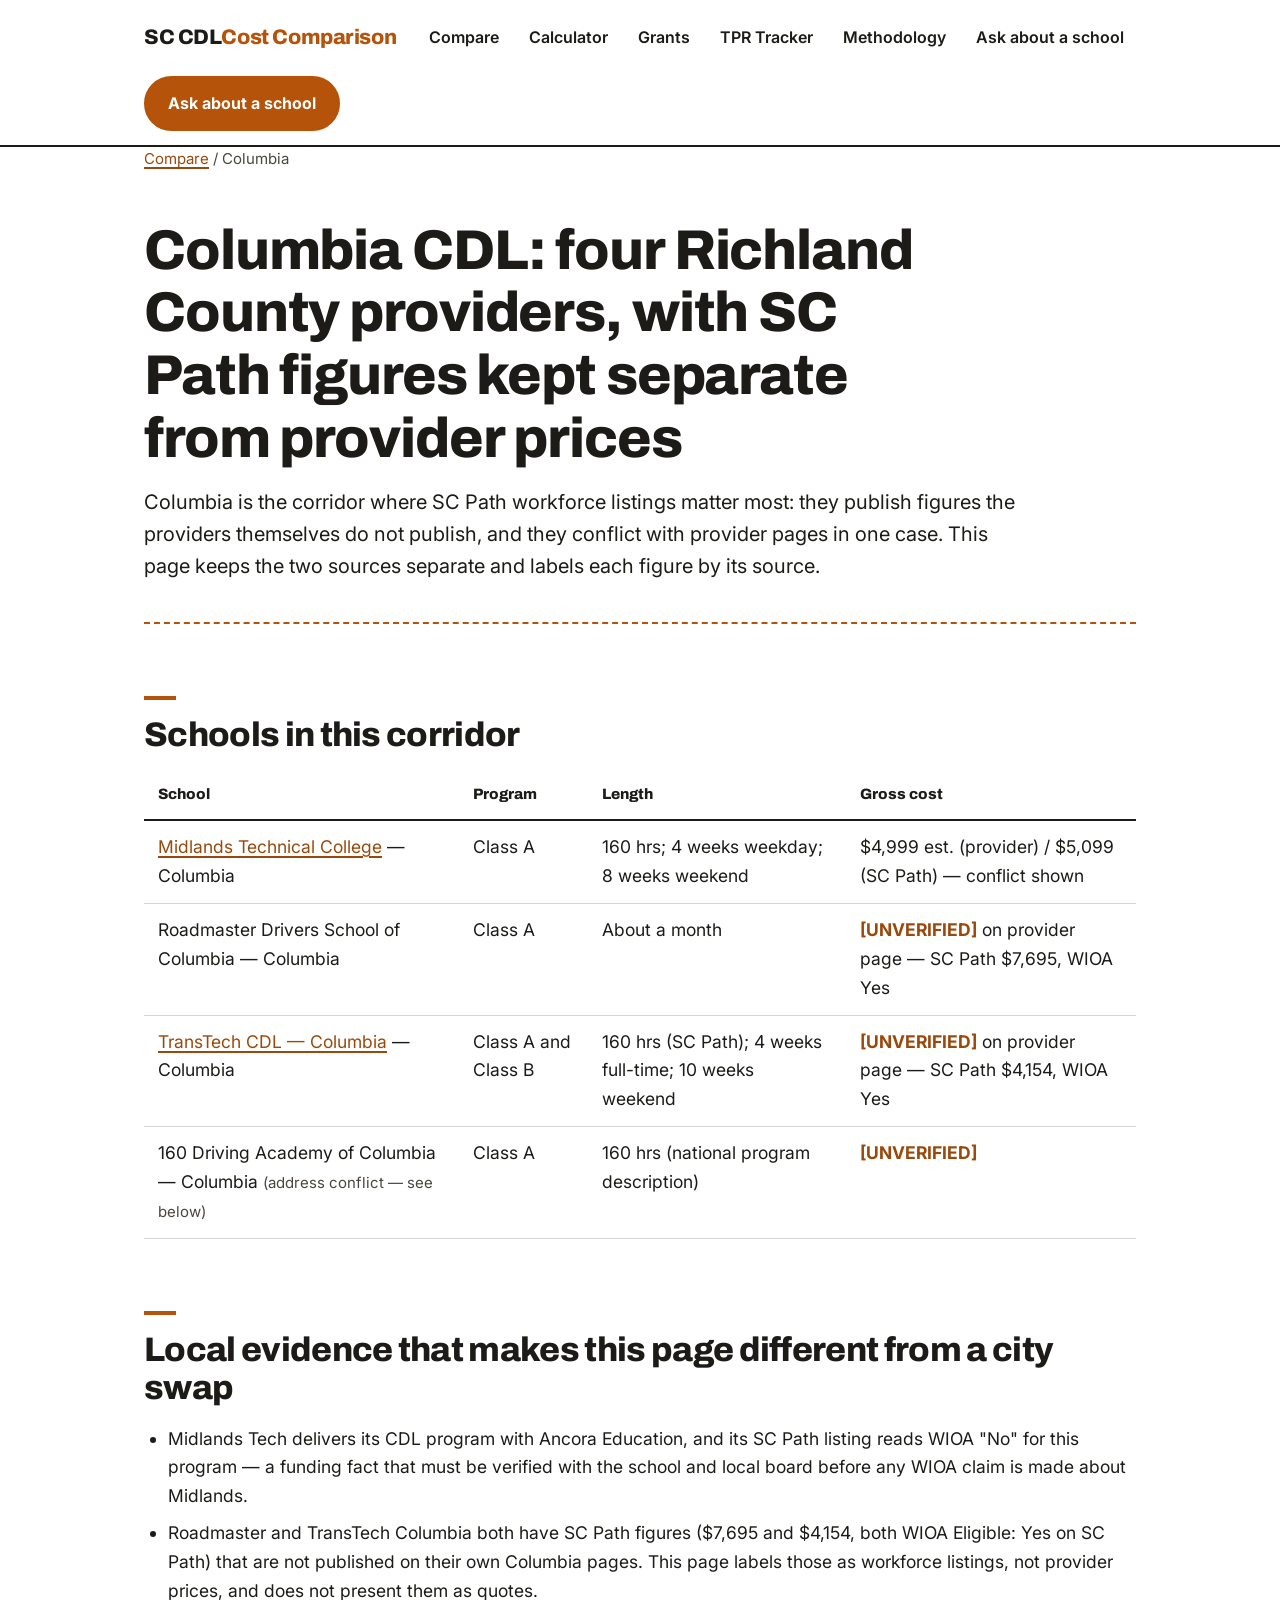
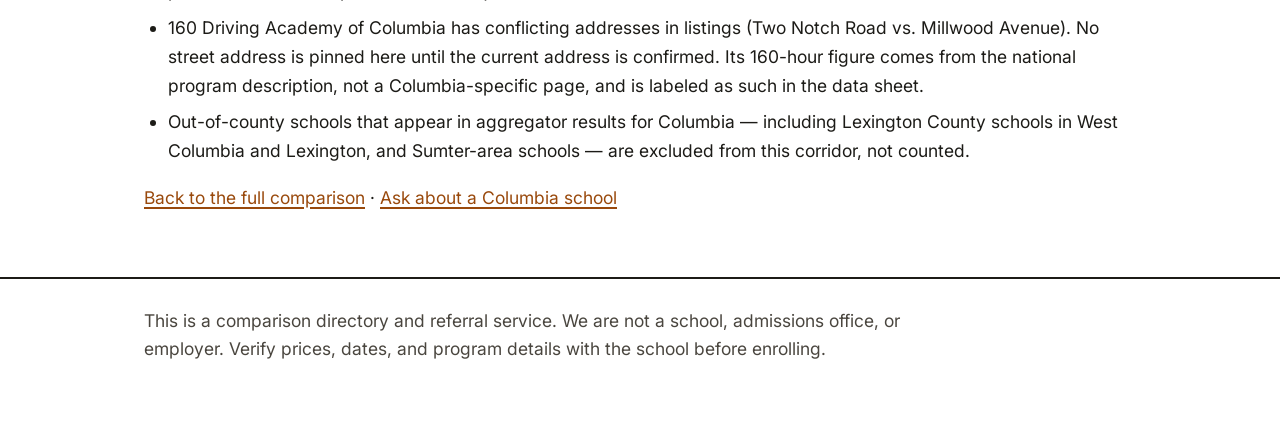
<file: columbia/index.html>
<!DOCTYPE html>
<html lang="en">
<head>
<meta charset="utf-8">
<meta name="viewport" content="width=device-width, initial-scale=1">
<title>CDL Schools in Columbia, SC — Midlands, Roadmaster, TransTech, and 160</title>
<meta name="description" content="CDL schools in Columbia, Richland County: Midlands Tech, Roadmaster, TransTech, and 160 Driving Academy, with SC Path figures labeled by source.">
<link rel="canonical" href="https://site-cdl-sc.pages.dev/columbia/">
<link rel="preconnect" href="https://fonts.googleapis.com">
<link rel="preconnect" href="https://fonts.gstatic.com" crossorigin>
<link href="https://fonts.googleapis.com/css2?family=Archivo:wght@700;800&family=Inter:wght@400;600;700&display=swap" rel="stylesheet">
<link rel="stylesheet" href="../assets/style.css">
<script type="application/ld+json">{"@context":"https://schema.org","@type":"WebPage","name":"CDL Schools in Columbia, SC","url":"https://site-cdl-sc.pages.dev/columbia/","isPartOf":{"@type":"WebSite","name":"SC CDL Cost Comparison","url":"https://site-cdl-sc.pages.dev/"}}</script>
</head>
<body>
<header class="site"><div class="wrap"><a class="brand" href="../">SC CDL <span>Cost Comparison</span></a><nav class="main" aria-label="Main"><a href="../">Compare</a><a href="../cost/">Calculator</a><a href="../grants/">Grants</a><a href="../tpr-tracker/">TPR Tracker</a><a href="../methodology/">Methodology</a><a href="../inquiry/">Ask about a school</a></nav><a class="btn btn-cta" href="../inquiry/">Ask about a school</a></div></header>
<main class="wrap">
<p class="small"><a href="../">Compare</a> / Columbia</p>
<h1>Columbia CDL: four Richland County providers, with SC Path figures kept separate from provider prices</h1>
<p class="lede">Columbia is the corridor where SC Path workforce listings matter most: they publish figures the providers themselves do not publish, and they conflict with provider pages in one case. This page keeps the two sources separate and labels each figure by its source.</p>
<hr class="route" data-mile="67">
<h2>Schools in this corridor</h2>
<table class="card-table">
<thead><tr><th>School</th><th>Program</th><th>Length</th><th>Gross cost</th></tr></thead>
<tbody>
<tr><td class="wrapcell" data-label="School"><a href="../schools/midlands-technical-college/">Midlands Technical College</a> — Columbia</td><td data-label="Program">Class A</td><td data-label="Length">160 hrs; 4 weeks weekday; 8 weeks weekend</td><td data-label="Gross cost">$4,999 est. (provider) / $5,099 (SC Path) — conflict shown</td></tr>
<tr><td class="wrapcell" data-label="School">Roadmaster Drivers School of Columbia — Columbia</td><td data-label="Program">Class A</td><td data-label="Length">About a month</td><td data-label="Gross cost"><span class="unverified">[UNVERIFIED]</span> on provider page — SC Path $7,695, WIOA Yes</td></tr>
<tr><td class="wrapcell" data-label="School"><a href="../schools/transtech-columbia/">TransTech CDL — Columbia</a> — Columbia</td><td data-label="Program">Class A and Class B</td><td data-label="Length">160 hrs (SC Path); 4 weeks full-time; 10 weeks weekend</td><td data-label="Gross cost"><span class="unverified">[UNVERIFIED]</span> on provider page — SC Path $4,154, WIOA Yes</td></tr>
<tr><td class="wrapcell" data-label="School">160 Driving Academy of Columbia — Columbia <span class="small">(address conflict — see below)</span></td><td data-label="Program">Class A</td><td data-label="Length">160 hrs (national program description)</td><td data-label="Gross cost"><span class="unverified">[UNVERIFIED]</span></td></tr>
</tbody>
</table>
<h2>Local evidence that makes this page different from a city swap</h2>
<ul>
<li>Midlands Tech delivers its CDL program with Ancora Education, and its SC Path listing reads WIOA "No" for this program — a funding fact that must be verified with the school and local board before any WIOA claim is made about Midlands.</li>
<li>Roadmaster and TransTech Columbia both have SC Path figures ($7,695 and $4,154, both WIOA Eligible: Yes on SC Path) that are not published on their own Columbia pages. This page labels those as workforce listings, not provider prices, and does not present them as quotes.</li>
<li>160 Driving Academy of Columbia has conflicting addresses in listings (Two Notch Road vs. Millwood Avenue). No street address is pinned here until the current address is confirmed. Its 160-hour figure comes from the national program description, not a Columbia-specific page, and is labeled as such in the data sheet.</li>
<li>Out-of-county schools that appear in aggregator results for Columbia — including Lexington County schools in West Columbia and Lexington, and Sumter-area schools — are excluded from this corridor, not counted.</li>
</ul>
<p><a href="../">Back to the full comparison</a> · <a href="../inquiry/">Ask about a Columbia school</a></p>
</main>
<footer><div class="wrap"><p>This is a comparison directory and referral service. We are not a school, admissions office, or employer. Verify prices, dates, and program details with the school before enrolling.</p></div></footer>
</body>
</html>
</file>
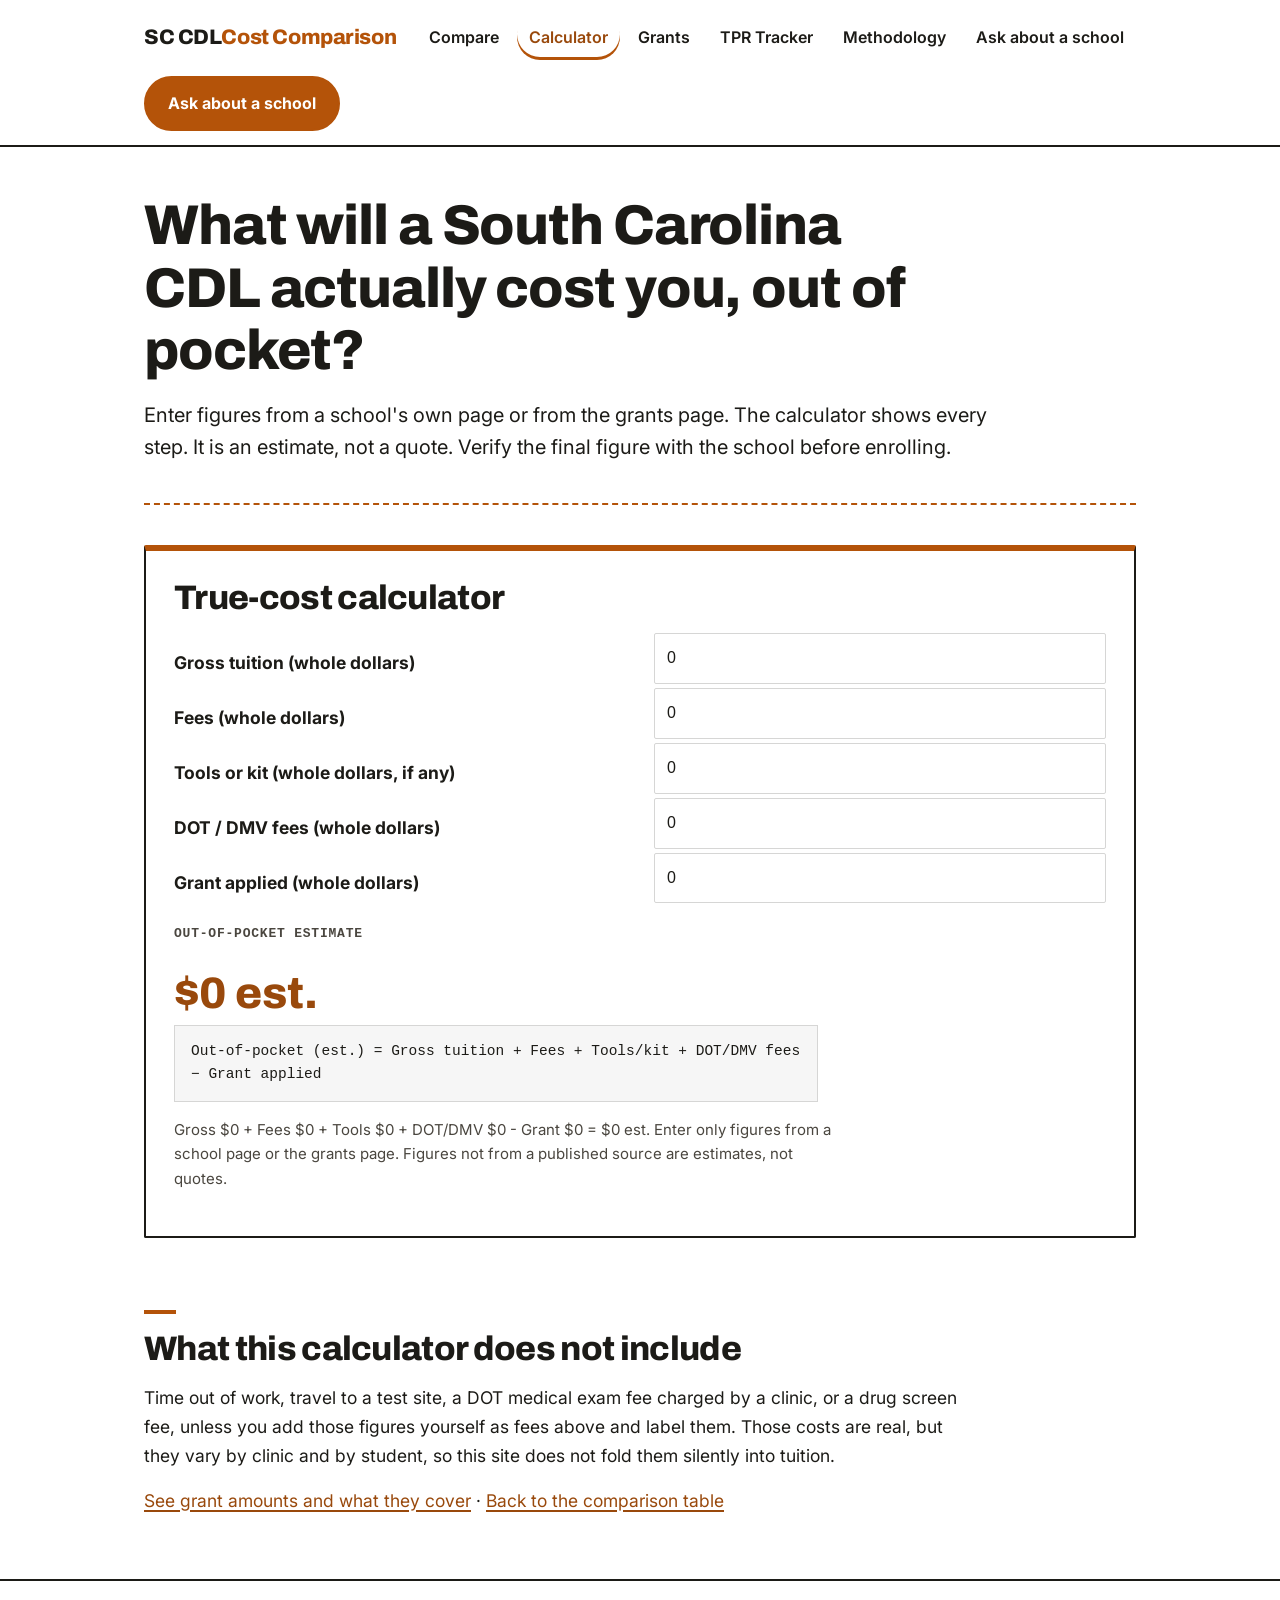
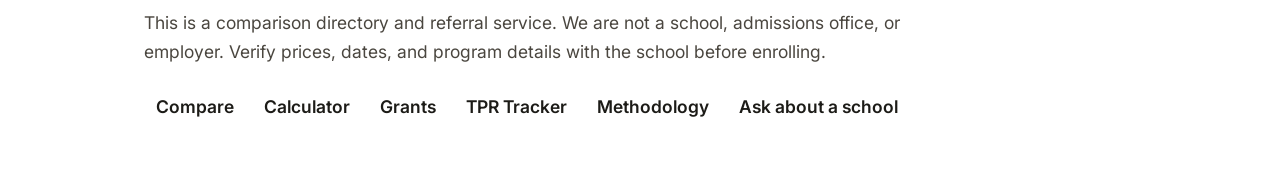
<file: cost/index.html>
<!DOCTYPE html>
<html lang="en">
<head>
<meta charset="utf-8">
<meta name="viewport" content="width=device-width, initial-scale=1">
<title>CDL True-Cost Calculator — South Carolina | SC CDL Cost Comparison</title>
<meta name="description" content="Work out your estimated out-of-pocket CDL cost in South Carolina. Formula shown live. Enter only figures from a school page or the grants page.">
<link rel="canonical" href="https://site-cdl-sc.pages.dev/cost/">
<link rel="preconnect" href="https://fonts.googleapis.com">
<link rel="preconnect" href="https://fonts.gstatic.com" crossorigin>
<link href="https://fonts.googleapis.com/css2?family=Archivo:wght@700;800&family=Inter:wght@400;600;700&display=swap" rel="stylesheet">
<link rel="stylesheet" href="../assets/style.css">
<script type="application/ld+json">{"@context":"https://schema.org","@type":"WebPage","name":"CDL True-Cost Calculator — South Carolina","url":"https://site-cdl-sc.pages.dev/cost/","isPartOf":{"@type":"WebSite","name":"SC CDL Cost Comparison","url":"https://site-cdl-sc.pages.dev/"}}</script>
</head>
<body>
<header class="site"><div class="wrap"><a class="brand" href="../">SC CDL <span>Cost Comparison</span></a><nav class="main" aria-label="Main"><a href="../">Compare</a><a href="../cost/" aria-current="page">Calculator</a><a href="../grants/">Grants</a><a href="../tpr-tracker/">TPR Tracker</a><a href="../methodology/">Methodology</a><a href="../inquiry/">Ask about a school</a></nav><a class="btn btn-cta" href="../inquiry/">Ask about a school</a></div></header>
<main class="wrap">
<h1>What will a South Carolina CDL actually cost you, out of pocket?</h1>
<p class="lede">Enter figures from a school's own page or from the grants page. The calculator shows every step. It is an estimate, not a quote. Verify the final figure with the school before enrolling.</p>
<hr class="route" data-mile="12">
<section class="card calc" aria-labelledby="calc-heading">
<h2 id="calc-heading">True-cost calculator</h2>
<form id="calc-form">
<div class="calc-grid">
<label for="gross">Gross tuition (whole dollars)</label>
<input id="gross" name="gross" type="number" min="0" step="1" inputmode="numeric" autocomplete="off" value="0">
<label for="fees">Fees (whole dollars)</label>
<input id="fees" name="fees" type="number" min="0" step="1" inputmode="numeric" autocomplete="off" value="0">
<label for="tools">Tools or kit (whole dollars, if any)</label>
<input id="tools" name="tools" type="number" min="0" step="1" inputmode="numeric" autocomplete="off" value="0">
<label for="dot">DOT / DMV fees (whole dollars)</label>
<input id="dot" name="dot" type="number" min="0" step="1" inputmode="numeric" autocomplete="off" value="0">
<label for="grant">Grant applied (whole dollars)</label>
<input id="grant" name="grant" type="number" min="0" step="1" inputmode="numeric" autocomplete="off" value="0">
</div>
<p class="result-label">Out-of-pocket estimate</p>
<p class="result" id="calc-result" aria-live="polite">$0 est.</p>
<p class="formula">Out-of-pocket (est.) = Gross tuition + Fees + Tools/kit + DOT/DMV fees − Grant applied</p>
<p id="calc-detail" class="small">Enter only figures from a school page or the grants page. Figures not from a published source are estimates, not quotes.</p>
</form>
</section>
<h2>What this calculator does not include</h2>
<p>Time out of work, travel to a test site, a DOT medical exam fee charged by a clinic, or a drug screen fee, unless you add those figures yourself as fees above and label them. Those costs are real, but they vary by clinic and by student, so this site does not fold them silently into tuition.</p>
<p><a href="../grants/">See grant amounts and what they cover</a> · <a href="../">Back to the comparison table</a></p>
</main>
<footer><div class="wrap"><p>This is a comparison directory and referral service. We are not a school, admissions office, or employer. Verify prices, dates, and program details with the school before enrolling.</p><nav aria-label="Footer"><a href="../">Compare</a><a href="../cost/">Calculator</a><a href="../grants/">Grants</a><a href="../tpr-tracker/">TPR Tracker</a><a href="../methodology/">Methodology</a><a href="../inquiry/">Ask about a school</a></nav></div></footer>
<script src="../assets/app.js"></script>
</body>
</html>
</file>
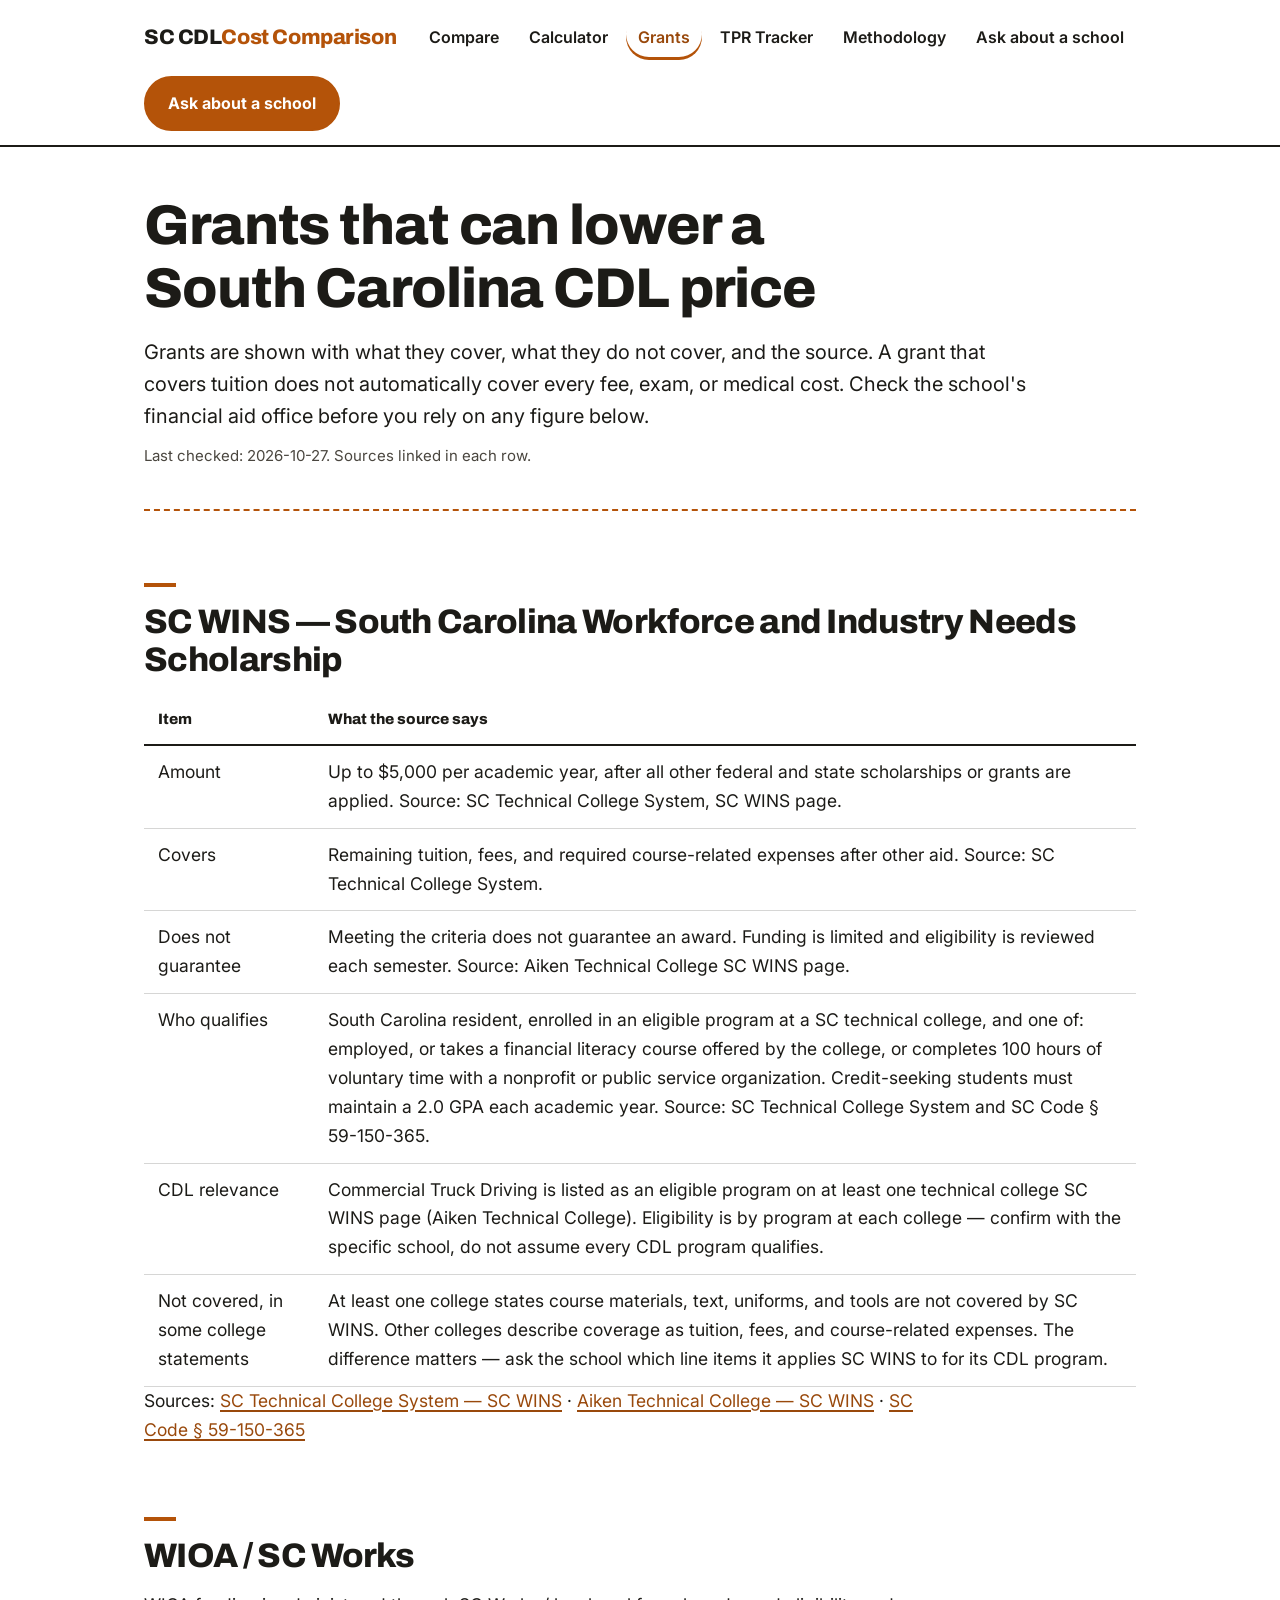
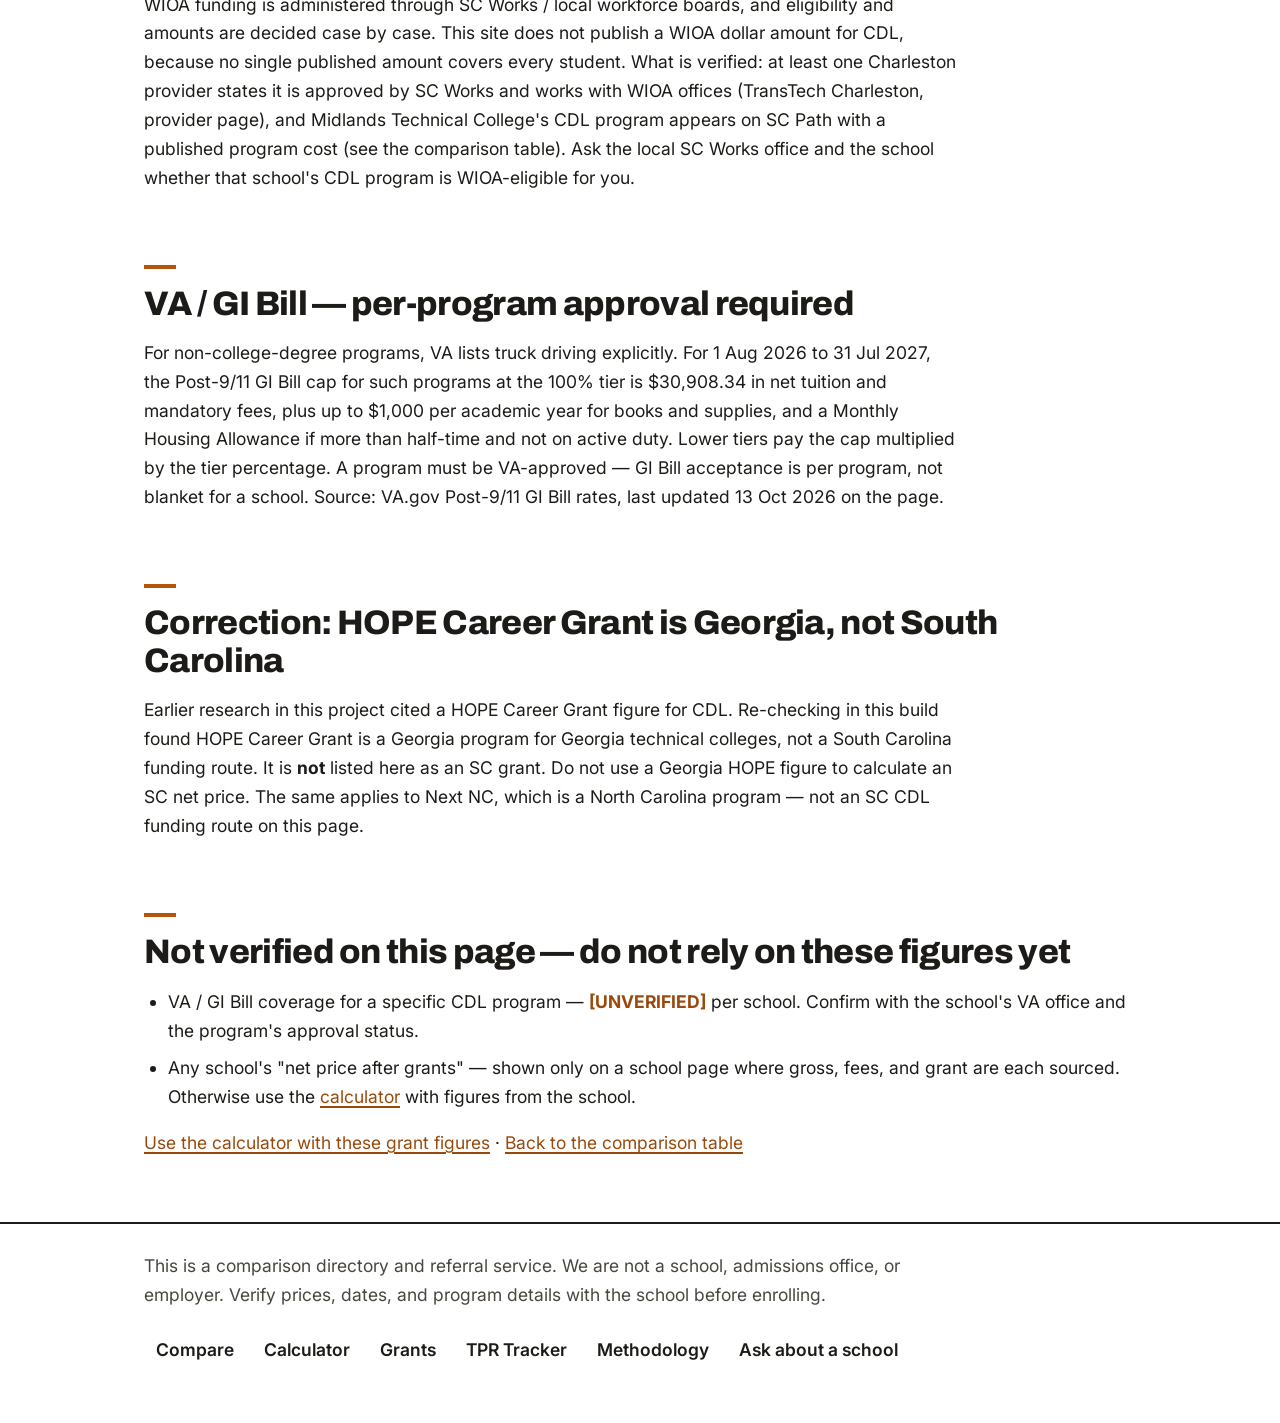
<file: grants/index.html>
<!DOCTYPE html>
<html lang="en">
<head>
<meta charset="utf-8">
<meta name="viewport" content="width=device-width, initial-scale=1">
<title>CDL Grants in South Carolina — SC WINS, WIOA, VA | SC CDL Cost Comparison</title>
<meta name="description" content="What SC WINS covers for CDL students in South Carolina, up to $5,000 per academic year after other aid, and what it does not cover.">
<link rel="canonical" href="https://site-cdl-sc.pages.dev/grants/">
<link rel="preconnect" href="https://fonts.googleapis.com">
<link rel="preconnect" href="https://fonts.gstatic.com" crossorigin>
<link href="https://fonts.googleapis.com/css2?family=Archivo:wght@700;800&family=Inter:wght@400;600;700&display=swap" rel="stylesheet">
<link rel="stylesheet" href="../assets/style.css">
<script type="application/ld+json">{"@context":"https://schema.org","@type":"WebPage","name":"CDL Grants in South Carolina","url":"https://site-cdl-sc.pages.dev/grants/","isPartOf":{"@type":"WebSite","name":"SC CDL Cost Comparison","url":"https://site-cdl-sc.pages.dev/"}}</script>
</head>
<body>
<header class="site"><div class="wrap"><a class="brand" href="../">SC CDL <span>Cost Comparison</span></a><nav class="main" aria-label="Main"><a href="../">Compare</a><a href="../cost/">Calculator</a><a href="../grants/" aria-current="page">Grants</a><a href="../tpr-tracker/">TPR Tracker</a><a href="../methodology/">Methodology</a><a href="../inquiry/">Ask about a school</a></nav><a class="btn btn-cta" href="../inquiry/">Ask about a school</a></div></header>
<main class="wrap">
<h1>Grants that can lower a South Carolina CDL price</h1>
<p class="lede">Grants are shown with what they cover, what they do not cover, and the source. A grant that covers tuition does not automatically cover every fee, exam, or medical cost. Check the school's financial aid office before you rely on any figure below.</p>
<p class="small">Last checked: 2026-10-27. Sources linked in each row.</p>
<hr class="route" data-mile="24">
<h2>SC WINS — South Carolina Workforce and Industry Needs Scholarship</h2>
<table>
<thead><tr><th>Item</th><th class="wrapcell">What the source says</th></tr></thead>
<tbody>
<tr><td>Amount</td><td class="wrapcell">Up to $5,000 per academic year, after all other federal and state scholarships or grants are applied. Source: SC Technical College System, SC WINS page.</td></tr>
<tr><td>Covers</td><td class="wrapcell">Remaining tuition, fees, and required course-related expenses after other aid. Source: SC Technical College System.</td></tr>
<tr><td>Does not guarantee</td><td class="wrapcell">Meeting the criteria does not guarantee an award. Funding is limited and eligibility is reviewed each semester. Source: Aiken Technical College SC WINS page.</td></tr>
<tr><td>Who qualifies</td><td class="wrapcell">South Carolina resident, enrolled in an eligible program at a SC technical college, and one of: employed, or takes a financial literacy course offered by the college, or completes 100 hours of voluntary time with a nonprofit or public service organization. Credit-seeking students must maintain a 2.0 GPA each academic year. Source: SC Technical College System and SC Code § 59-150-365.</td></tr>
<tr><td>CDL relevance</td><td class="wrapcell">Commercial Truck Driving is listed as an eligible program on at least one technical college SC WINS page (Aiken Technical College). Eligibility is by program at each college — confirm with the specific school, do not assume every CDL program qualifies.</td></tr>
<tr><td>Not covered, in some college statements</td><td class="wrapcell">At least one college states course materials, text, uniforms, and tools are not covered by SC WINS. Other colleges describe coverage as tuition, fees, and course-related expenses. The difference matters — ask the school which line items it applies SC WINS to for its CDL program.</td></tr>
</tbody>
</table>
<p>Sources: <a href="https://www.sctechsystem.edu/sc-wins/">SC Technical College System — SC WINS</a> · <a href="https://www.atc.edu/tuition-aid/scholarships-grants-assistance/sc-wins-scholarship">Aiken Technical College — SC WINS</a> · <a href="https://law.justia.com/codes/south-carolina/title-59/chapter-150/section-59-150-365/">SC Code § 59-150-365</a></p>
<h2>WIOA / SC Works</h2>
<p>WIOA funding is administered through SC Works / local workforce boards, and eligibility and amounts are decided case by case. This site does not publish a WIOA dollar amount for CDL, because no single published amount covers every student. What is verified: at least one Charleston provider states it is approved by SC Works and works with WIOA offices (TransTech Charleston, provider page), and Midlands Technical College's CDL program appears on SC Path with a published program cost (see the comparison table). Ask the local SC Works office and the school whether that school's CDL program is WIOA-eligible for you.</p>
<h2>VA / GI Bill — per-program approval required</h2>
<p>For non-college-degree programs, VA lists truck driving explicitly. For 1 Aug 2026 to 31 Jul 2027, the Post-9/11 GI Bill cap for such programs at the 100% tier is $30,908.34 in net tuition and mandatory fees, plus up to $1,000 per academic year for books and supplies, and a Monthly Housing Allowance if more than half-time and not on active duty. Lower tiers pay the cap multiplied by the tier percentage. A program must be VA-approved — GI Bill acceptance is per program, not blanket for a school. Source: VA.gov Post-9/11 GI Bill rates, last updated 13 Oct 2026 on the page.</p>
<h2>Correction: HOPE Career Grant is Georgia, not South Carolina</h2>
<p>Earlier research in this project cited a HOPE Career Grant figure for CDL. Re-checking in this build found HOPE Career Grant is a Georgia program for Georgia technical colleges, not a South Carolina funding route. It is <strong>not</strong> listed here as an SC grant. Do not use a Georgia HOPE figure to calculate an SC net price. The same applies to Next NC, which is a North Carolina program — not an SC CDL funding route on this page.</p>
<h2>Not verified on this page — do not rely on these figures yet</h2>
<ul>
<li>VA / GI Bill coverage for a specific CDL program — <span class="unverified">[UNVERIFIED]</span> per school. Confirm with the school's VA office and the program's approval status.</li>
<li>Any school's "net price after grants" — shown only on a school page where gross, fees, and grant are each sourced. Otherwise use the <a href="../cost/">calculator</a> with figures from the school.</li>
</ul>
<p><a href="../cost/">Use the calculator with these grant figures</a> · <a href="../">Back to the comparison table</a></p>
</main>
<footer><div class="wrap"><p>This is a comparison directory and referral service. We are not a school, admissions office, or employer. Verify prices, dates, and program details with the school before enrolling.</p><nav aria-label="Footer"><a href="../">Compare</a><a href="../cost/">Calculator</a><a href="../grants/">Grants</a><a href="../tpr-tracker/">TPR Tracker</a><a href="../methodology/">Methodology</a><a href="../inquiry/">Ask about a school</a></nav></div></footer>
</body>
</html>
</file>
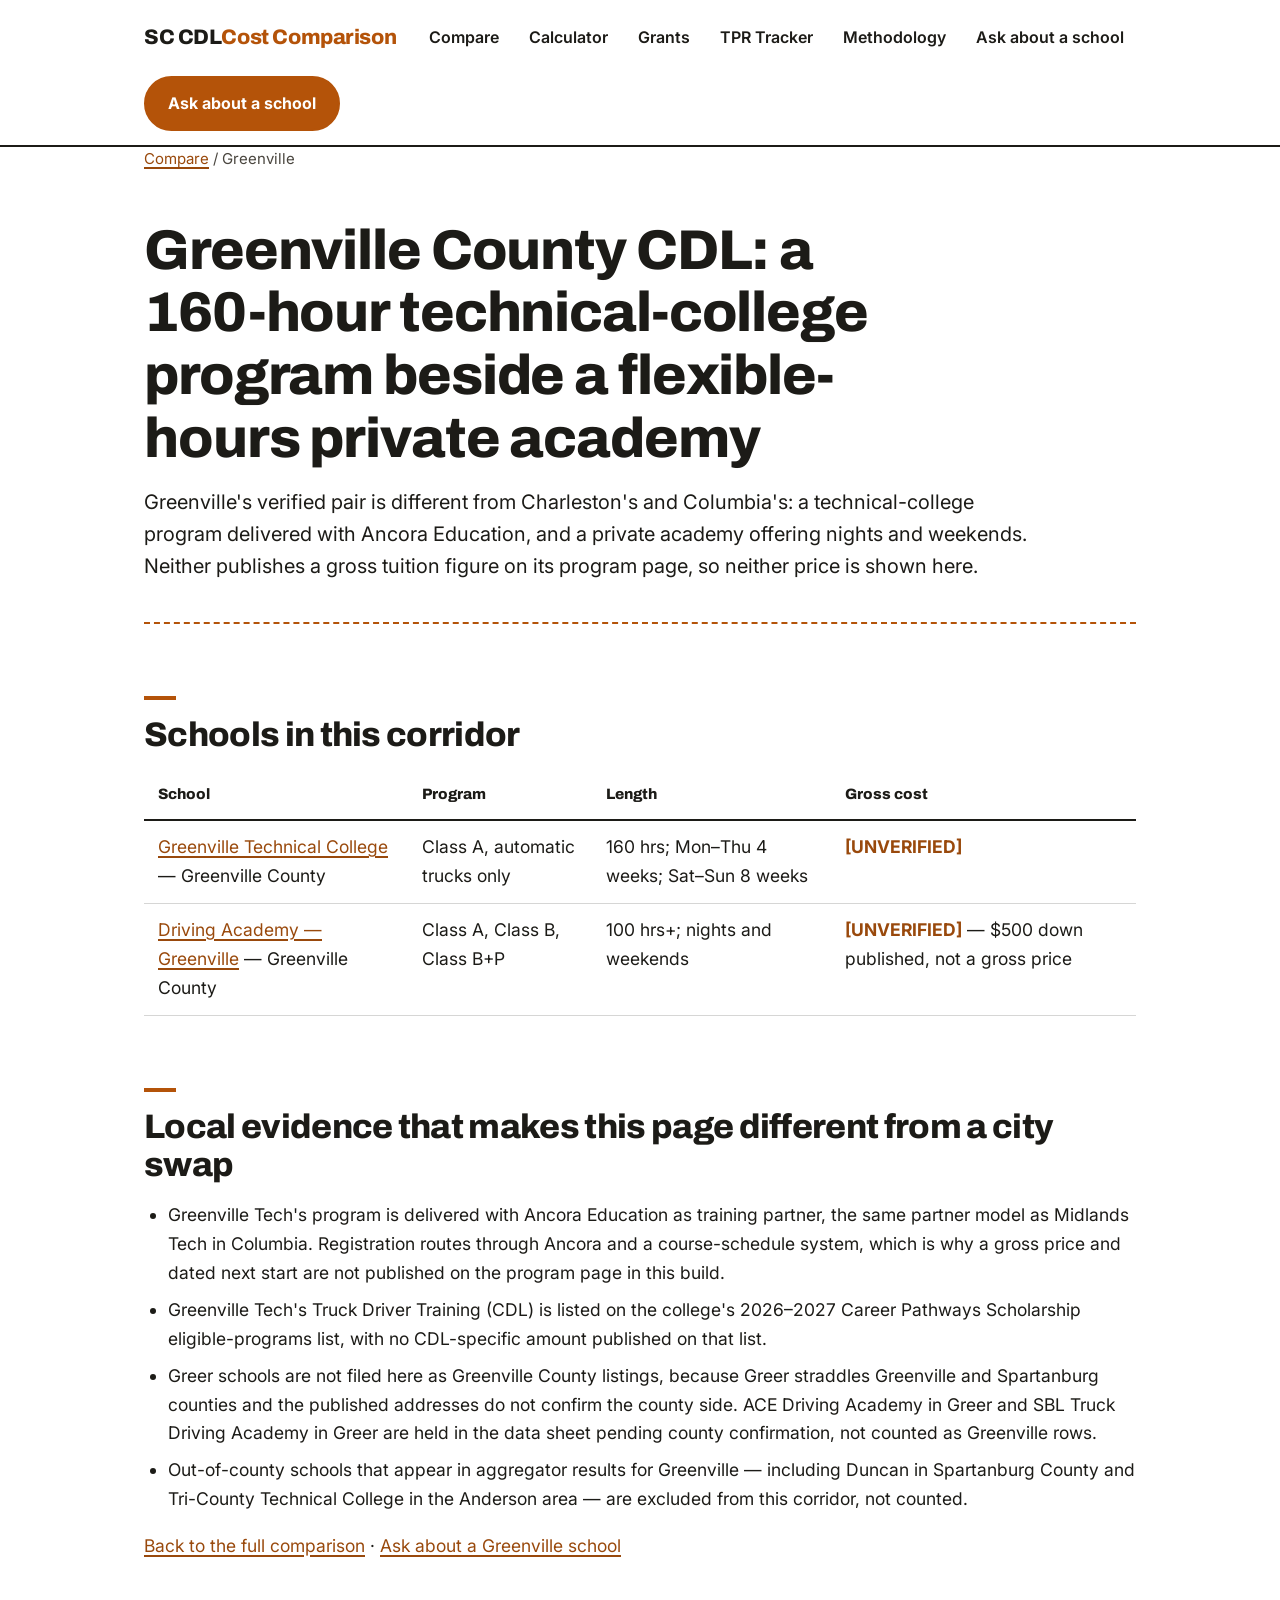
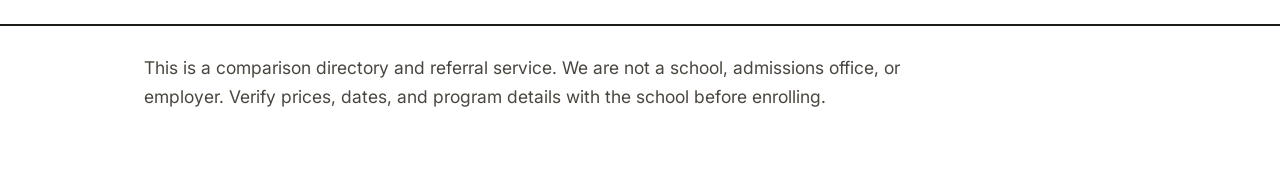
<file: greenville/index.html>
<!DOCTYPE html>
<html lang="en">
<head>
<meta charset="utf-8">
<meta name="viewport" content="width=device-width, initial-scale=1">
<title>CDL Schools in Greenville, SC — Upstate, Ancora Partners, and Flexible Hours</title>
<meta name="description" content="CDL schools in Greenville County: Greenville Technical College 160 hours and Driving Academy Greenville 100 hours plus, with verified facts only.">
<link rel="canonical" href="https://site-cdl-sc.pages.dev/greenville/">
<link rel="preconnect" href="https://fonts.googleapis.com">
<link rel="preconnect" href="https://fonts.gstatic.com" crossorigin>
<link href="https://fonts.googleapis.com/css2?family=Archivo:wght@700;800&family=Inter:wght@400;600;700&display=swap" rel="stylesheet">
<link rel="stylesheet" href="../assets/style.css">
<script type="application/ld+json">{"@context":"https://schema.org","@type":"WebPage","name":"CDL Schools in Greenville, SC","url":"https://site-cdl-sc.pages.dev/greenville/","isPartOf":{"@type":"WebSite","name":"SC CDL Cost Comparison","url":"https://site-cdl-sc.pages.dev/"}}</script>
</head>
<body>
<header class="site"><div class="wrap"><a class="brand" href="../">SC CDL <span>Cost Comparison</span></a><nav class="main" aria-label="Main"><a href="../">Compare</a><a href="../cost/">Calculator</a><a href="../grants/">Grants</a><a href="../tpr-tracker/">TPR Tracker</a><a href="../methodology/">Methodology</a><a href="../inquiry/">Ask about a school</a></nav><a class="btn btn-cta" href="../inquiry/">Ask about a school</a></div></header>
<main class="wrap">
<p class="small"><a href="../">Compare</a> / Greenville</p>
<h1>Greenville County CDL: a 160-hour technical-college program beside a flexible-hours private academy</h1>
<p class="lede">Greenville's verified pair is different from Charleston's and Columbia's: a technical-college program delivered with Ancora Education, and a private academy offering nights and weekends. Neither publishes a gross tuition figure on its program page, so neither price is shown here.</p>
<hr class="route" data-mile="42">
<h2>Schools in this corridor</h2>
<table class="card-table">
<thead><tr><th>School</th><th>Program</th><th>Length</th><th>Gross cost</th></tr></thead>
<tbody>
<tr><td class="wrapcell" data-label="School"><a href="../schools/greenville-technical-college/">Greenville Technical College</a> — Greenville County</td><td data-label="Program">Class A, automatic trucks only</td><td data-label="Length">160 hrs; Mon–Thu 4 weeks; Sat–Sun 8 weeks</td><td data-label="Gross cost"><span class="unverified">[UNVERIFIED]</span></td></tr>
<tr><td class="wrapcell" data-label="School"><a href="../schools/driving-academy-greenville/">Driving Academy — Greenville</a> — Greenville County</td><td data-label="Program">Class A, Class B, Class B+P</td><td data-label="Length">100 hrs+; nights and weekends</td><td data-label="Gross cost"><span class="unverified">[UNVERIFIED]</span> — $500 down published, not a gross price</td></tr>
</tbody>
</table>
<h2>Local evidence that makes this page different from a city swap</h2>
<ul>
<li>Greenville Tech's program is delivered with Ancora Education as training partner, the same partner model as Midlands Tech in Columbia. Registration routes through Ancora and a course-schedule system, which is why a gross price and dated next start are not published on the program page in this build.</li>
<li>Greenville Tech's Truck Driver Training (CDL) is listed on the college's 2026–2027 Career Pathways Scholarship eligible-programs list, with no CDL-specific amount published on that list.</li>
<li>Greer schools are not filed here as Greenville County listings, because Greer straddles Greenville and Spartanburg counties and the published addresses do not confirm the county side. ACE Driving Academy in Greer and SBL Truck Driving Academy in Greer are held in the data sheet pending county confirmation, not counted as Greenville rows.</li>
<li>Out-of-county schools that appear in aggregator results for Greenville — including Duncan in Spartanburg County and Tri-County Technical College in the Anderson area — are excluded from this corridor, not counted.</li>
</ul>
<p><a href="../">Back to the full comparison</a> · <a href="../inquiry/">Ask about a Greenville school</a></p>
</main>
<footer><div class="wrap"><p>This is a comparison directory and referral service. We are not a school, admissions office, or employer. Verify prices, dates, and program details with the school before enrolling.</p></div></footer>
</body>
</html>
</file>
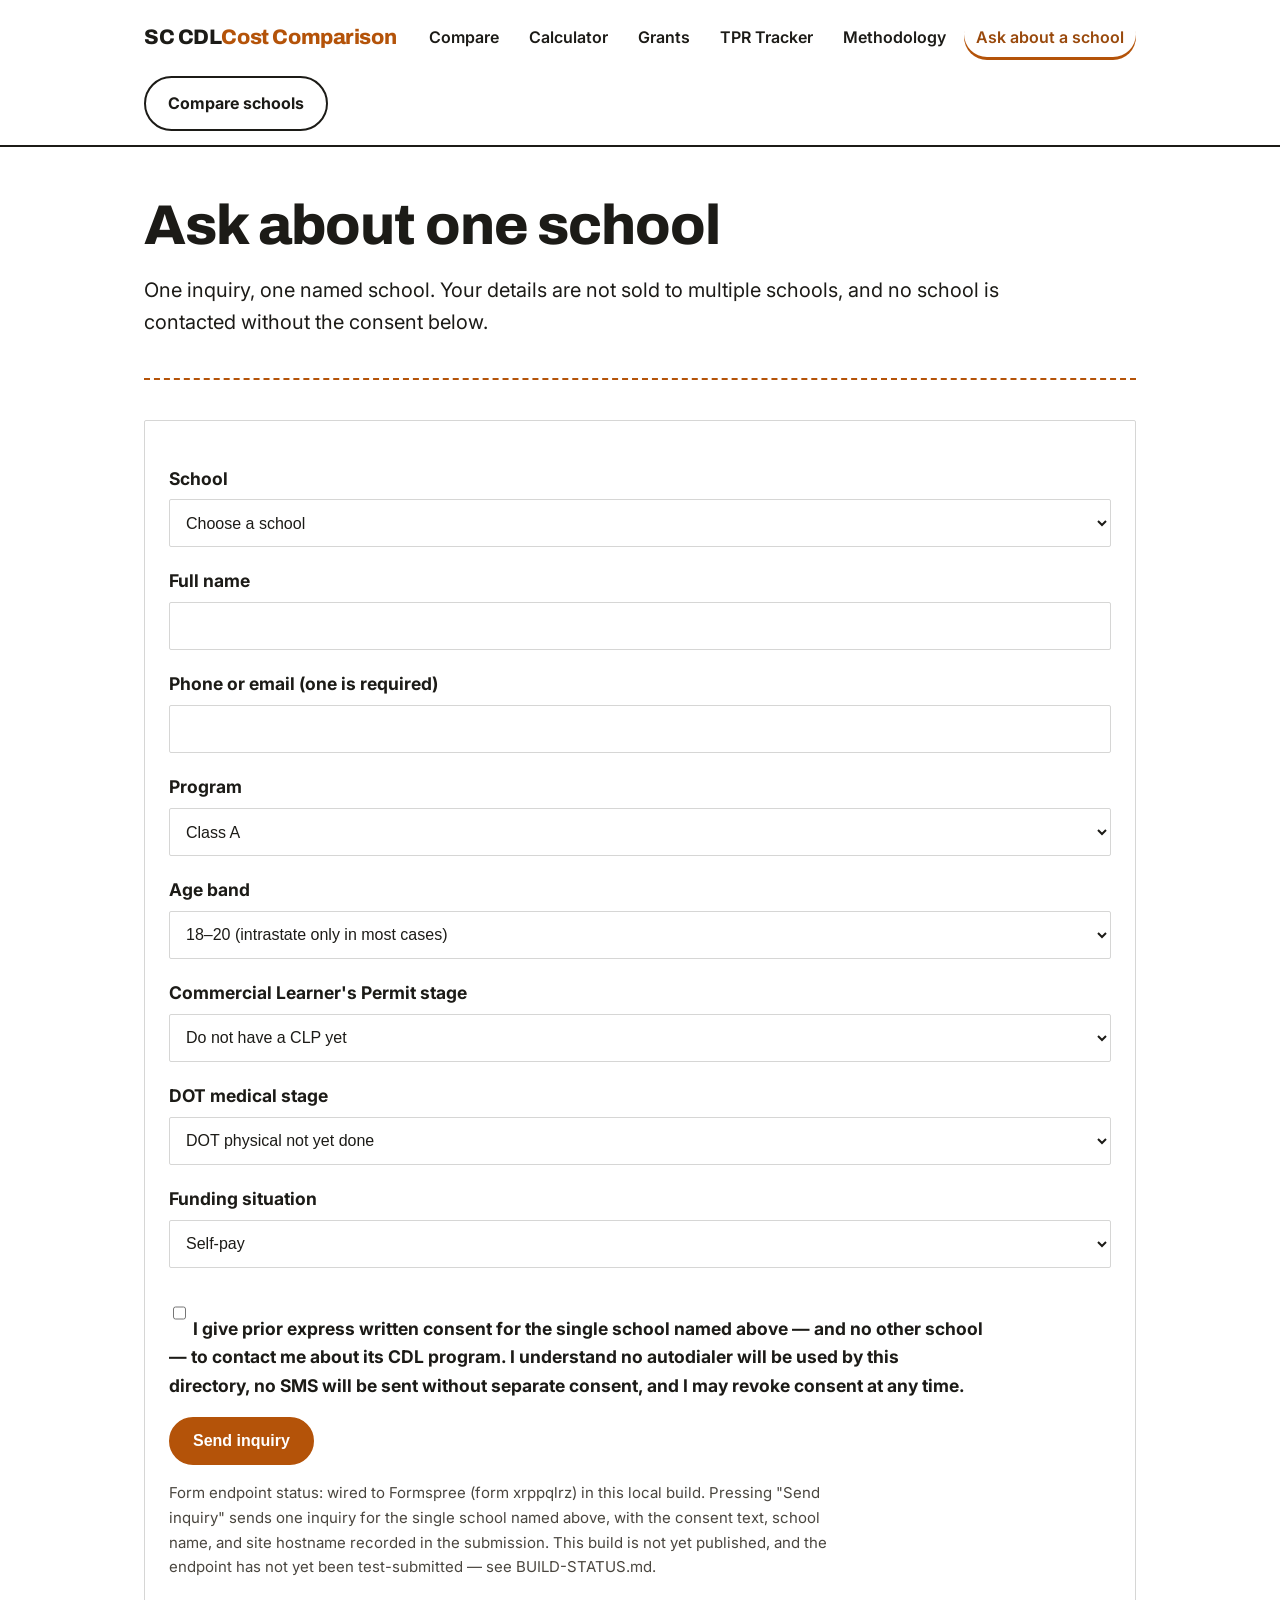
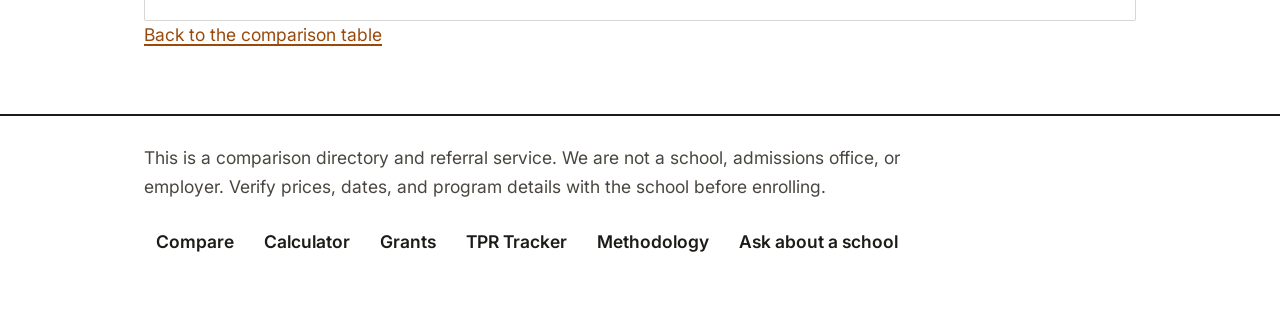
<file: inquiry/index.html>
<!DOCTYPE html>
<html lang="en">
<head>
<meta charset="utf-8">
<meta name="viewport" content="width=device-width, initial-scale=1">
<title>Ask About a CDL School — South Carolina | SC CDL Cost Comparison</title>
<meta name="description" content="Ask about one named South Carolina CDL school. One inquiry, one school, with your consent for that school only.">
<link rel="canonical" href="https://site-cdl-sc.pages.dev/inquiry/">
<link rel="preconnect" href="https://fonts.googleapis.com">
<link rel="preconnect" href="https://fonts.gstatic.com" crossorigin>
<link href="https://fonts.googleapis.com/css2?family=Archivo:wght@700;800&family=Inter:wght@400;600;700&display=swap" rel="stylesheet">
<link rel="stylesheet" href="../assets/style.css">
<script type="application/ld+json">{"@context":"https://schema.org","@type":"WebPage","name":"Ask About a CDL School","url":"https://site-cdl-sc.pages.dev/inquiry/","isPartOf":{"@type":"WebSite","name":"SC CDL Cost Comparison","url":"https://site-cdl-sc.pages.dev/"}}</script>
</head>
<body>
<header class="site"><div class="wrap"><a class="brand" href="../">SC CDL <span>Cost Comparison</span></a><nav class="main" aria-label="Main"><a href="../">Compare</a><a href="../cost/">Calculator</a><a href="../grants/">Grants</a><a href="../tpr-tracker/">TPR Tracker</a><a href="../methodology/">Methodology</a><a href="../inquiry/" aria-current="page">Ask about a school</a></nav><a class="btn secondary btn-cta" href="../">Compare schools</a></div></header>
<main class="wrap">
<h1>Ask about one school</h1>
<p class="lede">One inquiry, one named school. Your details are not sold to multiple schools, and no school is contacted without the consent below.</p>
<hr class="route" data-mile="07">
<form id="inquiry-form" class="card" action="https://formspree.io/f/xrppqlrz" method="POST">
<input type="hidden" name="_subject" value="SC CDL Cost Comparison — new inquiry">
<input type="hidden" name="site" id="form-site" value="">
<label for="school">School</label>
<select id="school" name="school" autocomplete="off">
<option value="">Choose a school</option>
<option>Trident Technical College — Thornley Campus (temporary), North Charleston</option>
<option>Midlands Technical College — Columbia, Richland County</option>
<option>Greenville Technical College — Greenville County</option>
<option>TransTech CDL — Charleston (North Charleston)</option>
<option>Driving Academy — Greenville</option>
<option>Roadmaster Drivers School of Columbia</option>
<option>TransTech CDL — Columbia</option>
<option>160 Driving Academy of Columbia</option>
<option>Miller-Motte Driving Institute (MMDI) — Summerville</option>
<option>Correction — about data on this site</option>
</select>
<label for="fullname">Full name</label>
<input id="fullname" name="fullname" type="text" autocomplete="name" required>
<label for="contact">Phone or email (one is required)</label>
<input id="contact" name="contact" type="text" autocomplete="tel" required>
<label for="program">Program</label>
<select id="program" name="program" autocomplete="off"><option>Class A</option><option>Class B</option><option>Not sure yet</option></select>
<label for="age">Age band</label>
<select id="age" name="age" autocomplete="off"><option>18–20 (intrastate only in most cases)</option><option>21 or older</option></select>
<label for="permit">Commercial Learner's Permit stage</label>
<select id="permit" name="permit" autocomplete="off"><option>Do not have a CLP yet</option><option>Have a CLP</option><option>Not sure</option></select>
<label for="medical">DOT medical stage</label>
<select id="medical" name="medical" autocomplete="off"><option>DOT physical not yet done</option><option>DOT physical done</option><option>Not sure</option></select>
<label for="funding">Funding situation</label>
<select id="funding" name="funding" autocomplete="off"><option>Self-pay</option><option>SC WINS / technical college aid — to confirm</option><option>WIOA / SC Works — to confirm</option><option>VA — to confirm</option><option>Not sure</option></select>
<p><label><input type="checkbox" name="consent" value="Yes — single school named above only; no autodialer; no SMS without separate consent; revocable at any time" required style="width:auto;min-height:44px;"> I give prior express written consent for the single school named above — and no other school — to contact me about its CDL program. I understand no autodialer will be used by this directory, no SMS will be sent without separate consent, and I may revoke consent at any time.</label></p>
<button class="btn" type="submit">Send inquiry</button>
<p id="inquiry-note" class="small" aria-live="polite"></p>
<p class="small">Form endpoint status: wired to Formspree (form xrppqlrz) in this local build. Pressing "Send inquiry" sends one inquiry for the single school named above, with the consent text, school name, and site hostname recorded in the submission. This build is not yet published, and the endpoint has not yet been test-submitted — see BUILD-STATUS.md.</p>
</form>
<p><a href="../">Back to the comparison table</a></p>
</main>
<footer><div class="wrap"><p>This is a comparison directory and referral service. We are not a school, admissions office, or employer. Verify prices, dates, and program details with the school before enrolling.</p><nav aria-label="Footer"><a href="../">Compare</a><a href="../cost/">Calculator</a><a href="../grants/">Grants</a><a href="../tpr-tracker/">TPR Tracker</a><a href="../methodology/">Methodology</a><a href="../inquiry/">Ask about a school</a></nav></div></footer>
<script src="../assets/app.js"></script>
</body>
</html>
</file>
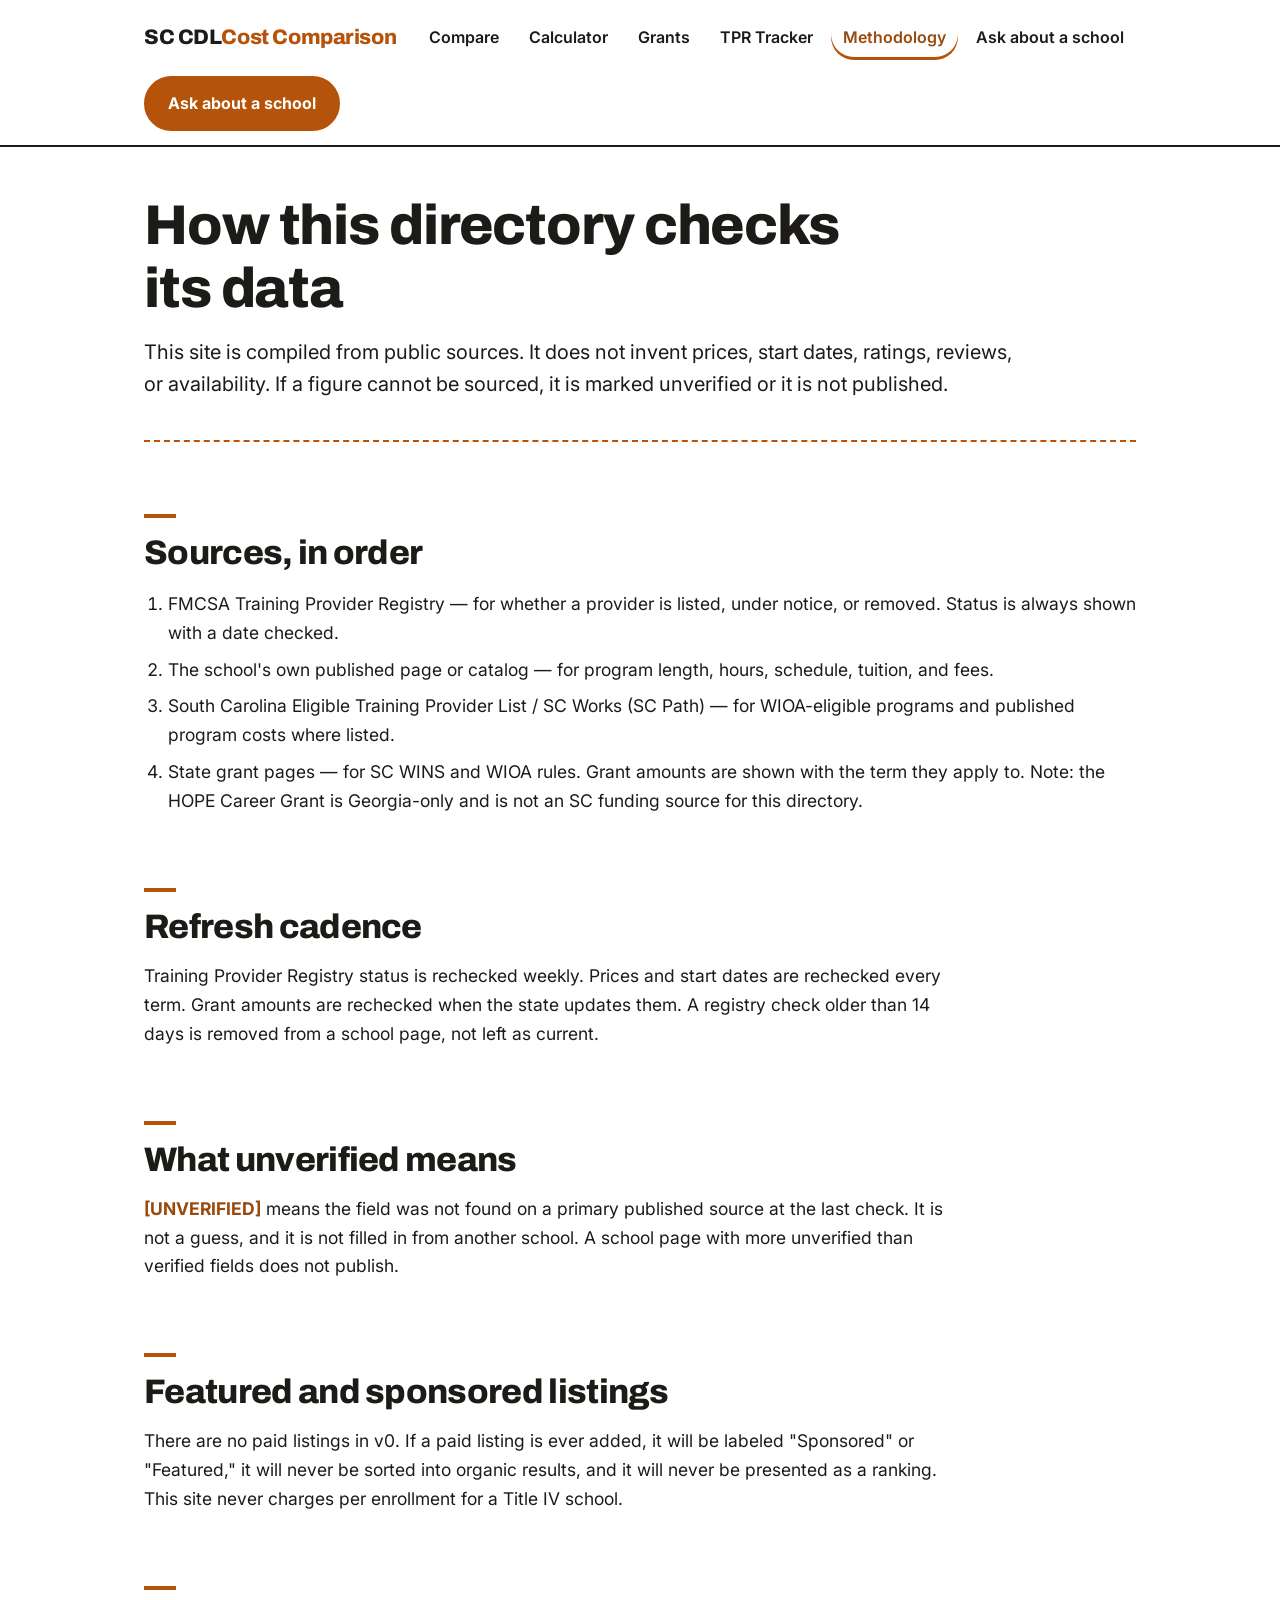
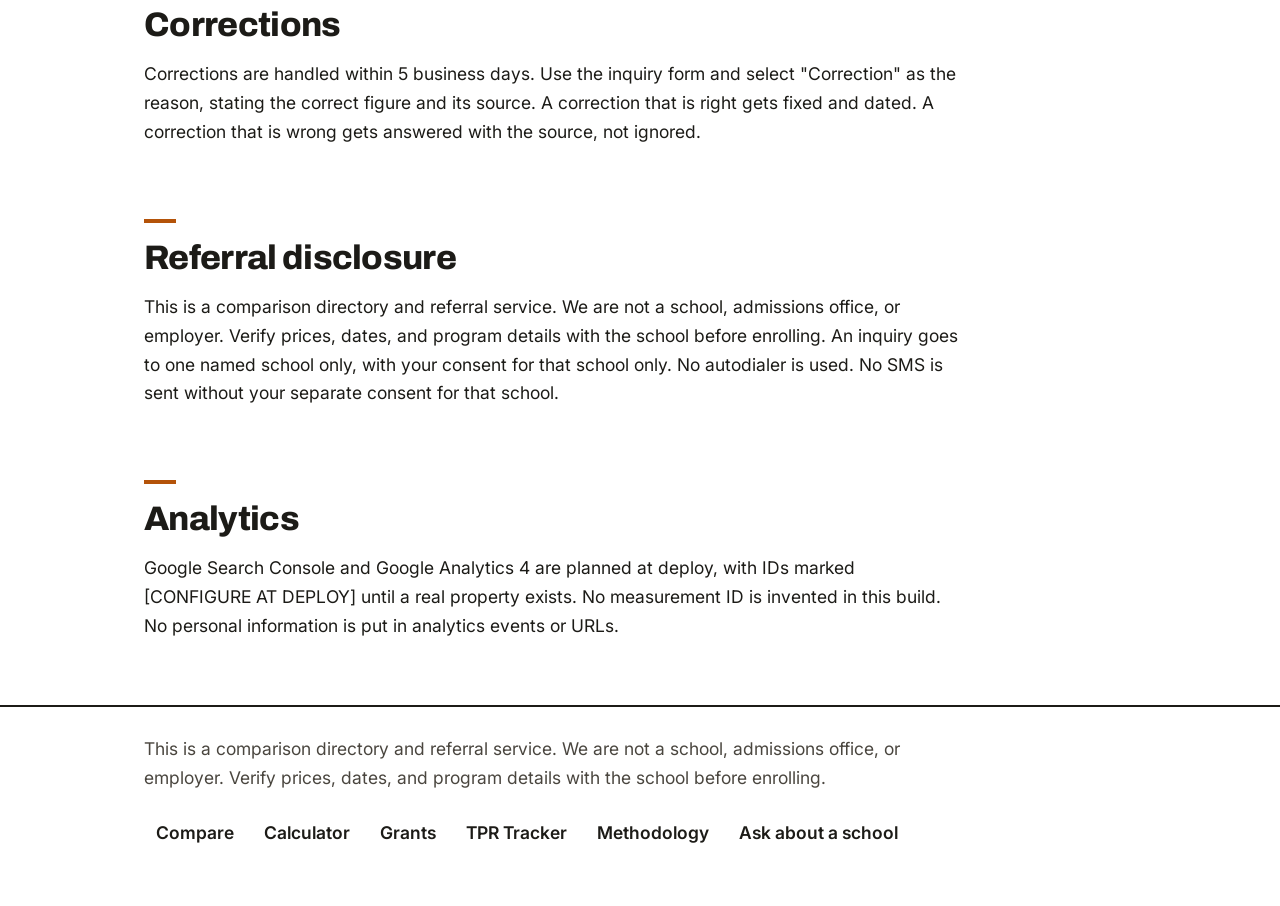
<file: methodology/index.html>
<!DOCTYPE html>
<html lang="en">
<head>
<meta charset="utf-8">
<meta name="viewport" content="width=device-width, initial-scale=1">
<title>Methodology — How SC CDL Cost Comparison Checks Its Data</title>
<meta name="description" content="Sources, refresh cadence, and correction process for the SC CDL cost comparison. No invented prices, ratings, or availability.">
<link rel="canonical" href="https://site-cdl-sc.pages.dev/methodology/">
<link rel="preconnect" href="https://fonts.googleapis.com">
<link rel="preconnect" href="https://fonts.gstatic.com" crossorigin>
<link href="https://fonts.googleapis.com/css2?family=Archivo:wght@700;800&family=Inter:wght@400;600;700&display=swap" rel="stylesheet">
<link rel="stylesheet" href="../assets/style.css">
<script type="application/ld+json">{"@context":"https://schema.org","@type":"WebPage","name":"Methodology","url":"https://site-cdl-sc.pages.dev/methodology/","isPartOf":{"@type":"WebSite","name":"SC CDL Cost Comparison","url":"https://site-cdl-sc.pages.dev/"}}</script>
</head>
<body>
<header class="site"><div class="wrap"><a class="brand" href="../">SC CDL <span>Cost Comparison</span></a><nav class="main" aria-label="Main"><a href="../">Compare</a><a href="../cost/">Calculator</a><a href="../grants/">Grants</a><a href="../tpr-tracker/">TPR Tracker</a><a href="../methodology/" aria-current="page">Methodology</a><a href="../inquiry/">Ask about a school</a></nav><a class="btn btn-cta" href="../inquiry/">Ask about a school</a></div></header>
<main class="wrap">
<h1>How this directory checks its data</h1>
<p class="lede">This site is compiled from public sources. It does not invent prices, start dates, ratings, reviews, or availability. If a figure cannot be sourced, it is marked unverified or it is not published.</p>
<hr class="route" data-mile="01">
<h2>Sources, in order</h2>
<ol>
<li>FMCSA Training Provider Registry — for whether a provider is listed, under notice, or removed. Status is always shown with a date checked.</li>
<li>The school's own published page or catalog — for program length, hours, schedule, tuition, and fees.</li>
<li>South Carolina Eligible Training Provider List / SC Works (SC Path) — for WIOA-eligible programs and published program costs where listed.</li>
<li>State grant pages — for SC WINS and WIOA rules. Grant amounts are shown with the term they apply to. Note: the HOPE Career Grant is Georgia-only and is not an SC funding source for this directory.</li>
</ol>
<h2>Refresh cadence</h2>
<p>Training Provider Registry status is rechecked weekly. Prices and start dates are rechecked every term. Grant amounts are rechecked when the state updates them. A registry check older than 14 days is removed from a school page, not left as current.</p>
<h2>What unverified means</h2>
<p><span class="unverified">[UNVERIFIED]</span> means the field was not found on a primary published source at the last check. It is not a guess, and it is not filled in from another school. A school page with more unverified than verified fields does not publish.</p>
<h2>Featured and sponsored listings</h2>
<p>There are no paid listings in v0. If a paid listing is ever added, it will be labeled "Sponsored" or "Featured," it will never be sorted into organic results, and it will never be presented as a ranking. This site never charges per enrollment for a Title IV school.</p>
<h2>Corrections</h2>
<p>Corrections are handled within 5 business days. Use the inquiry form and select "Correction" as the reason, stating the correct figure and its source. A correction that is right gets fixed and dated. A correction that is wrong gets answered with the source, not ignored.</p>
<h2>Referral disclosure</h2>
<p>This is a comparison directory and referral service. We are not a school, admissions office, or employer. Verify prices, dates, and program details with the school before enrolling. An inquiry goes to one named school only, with your consent for that school only. No autodialer is used. No SMS is sent without your separate consent for that school.</p>
<h2>Analytics</h2>
<p>Google Search Console and Google Analytics 4 are planned at deploy, with IDs marked [CONFIGURE AT DEPLOY] until a real property exists. No measurement ID is invented in this build. No personal information is put in analytics events or URLs.</p>
</main>
<footer><div class="wrap"><p>This is a comparison directory and referral service. We are not a school, admissions office, or employer. Verify prices, dates, and program details with the school before enrolling.</p><nav aria-label="Footer"><a href="../">Compare</a><a href="../cost/">Calculator</a><a href="../grants/">Grants</a><a href="../tpr-tracker/">TPR Tracker</a><a href="../methodology/">Methodology</a><a href="../inquiry/">Ask about a school</a></nav></div></footer>
</body>
</html>
</file>
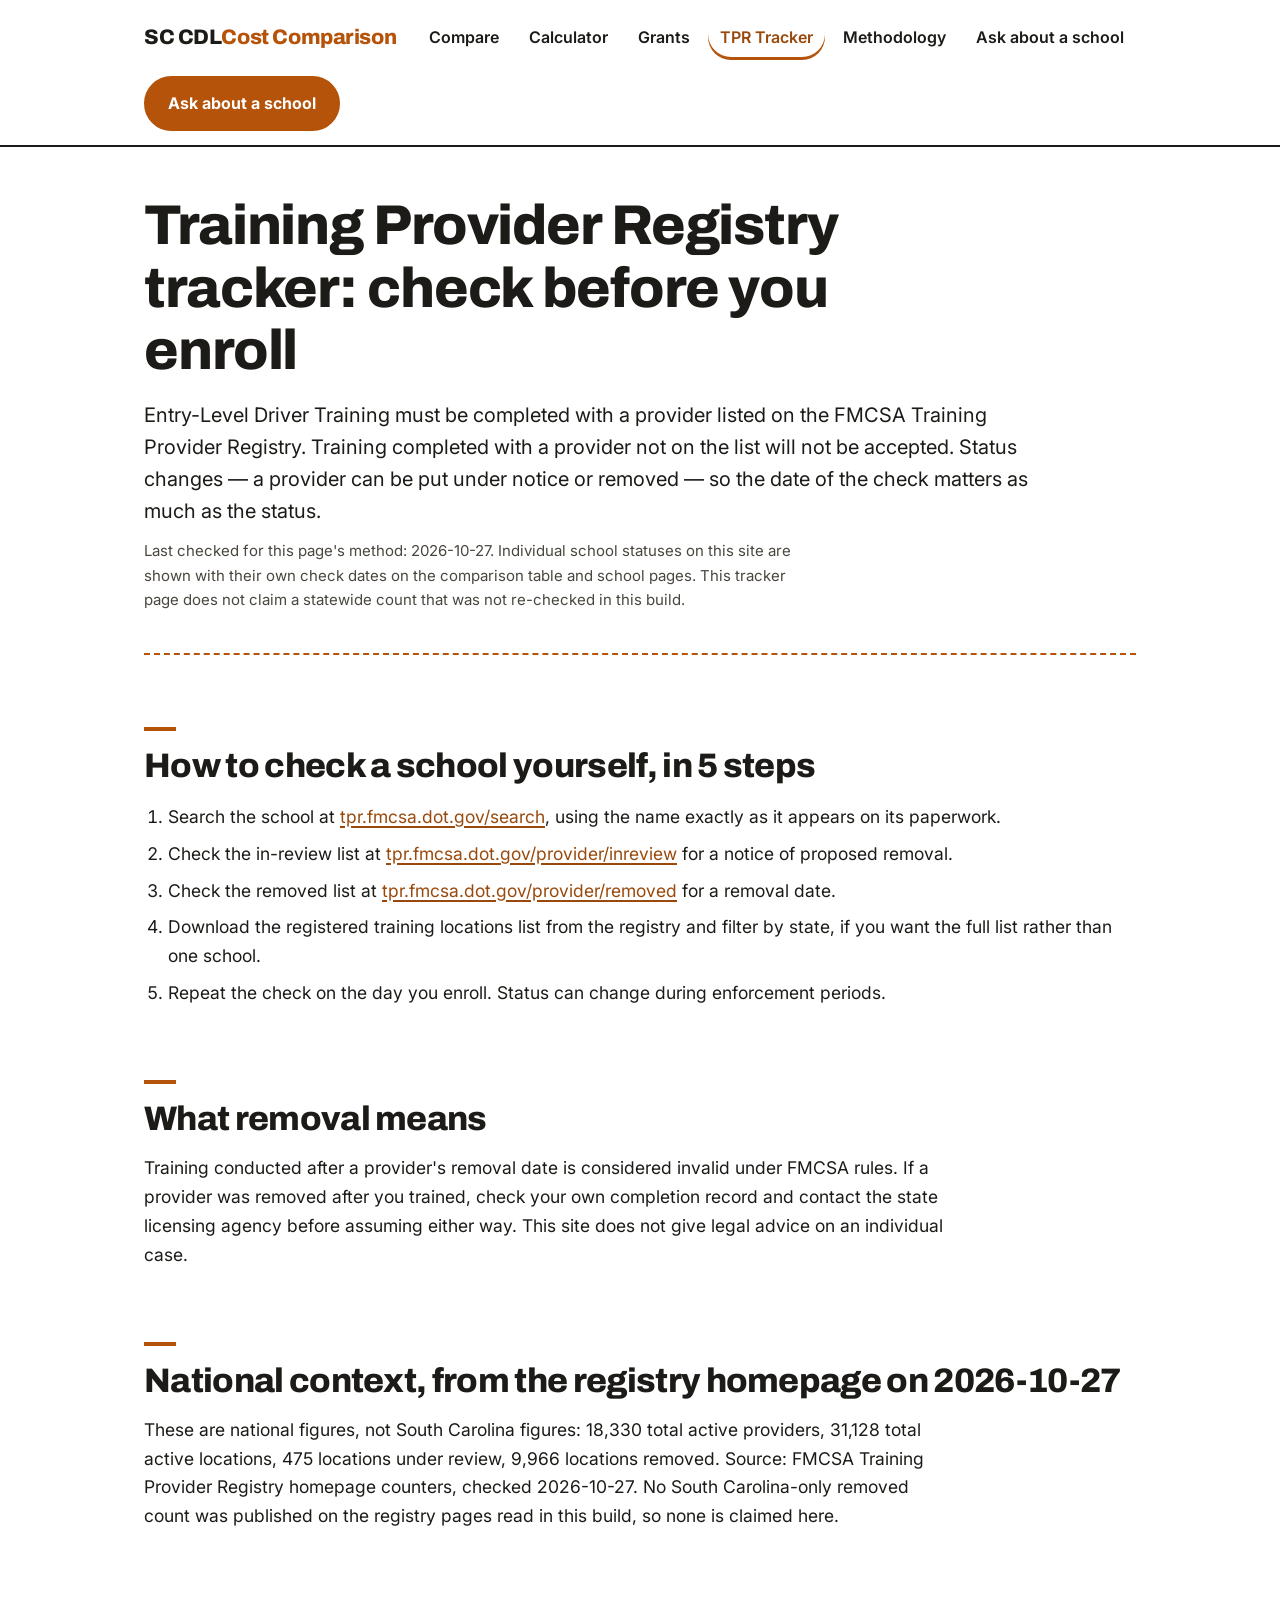
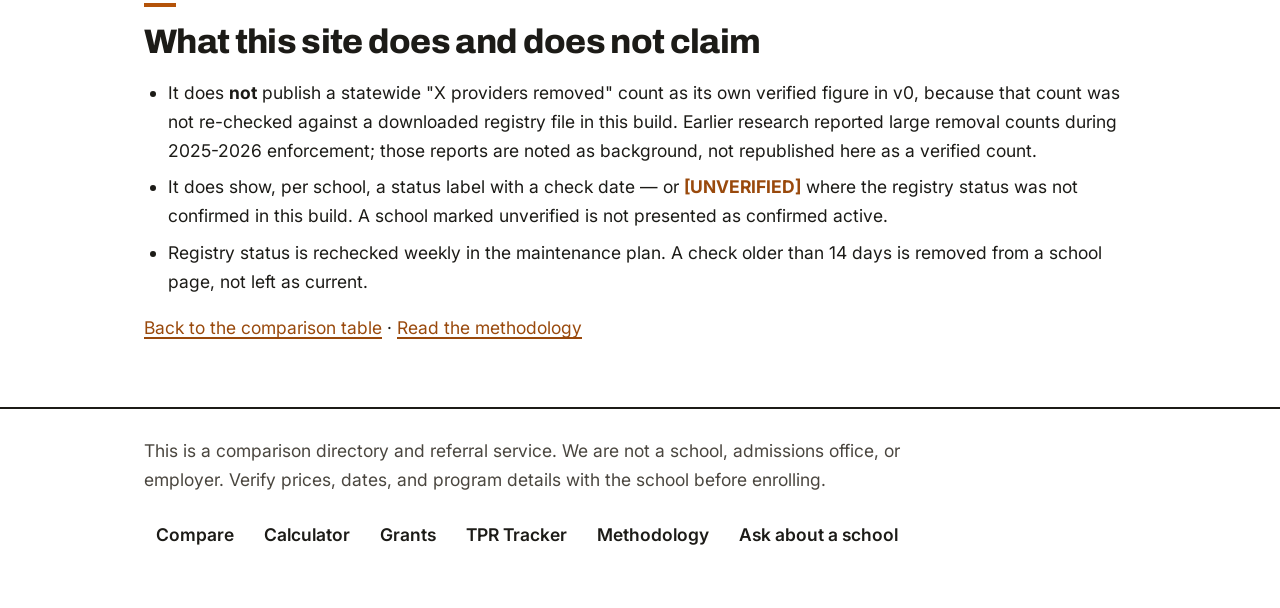
<file: tpr-tracker/index.html>
<!DOCTYPE html>
<html lang="en">
<head>
<meta charset="utf-8">
<meta name="viewport" content="width=device-width, initial-scale=1">
<title>FMCSA Training Provider Registry Tracker — South Carolina CDL</title>
<meta name="description" content="How to check whether a South Carolina CDL provider is listed, under notice, or removed on the FMCSA Training Provider Registry, and why the check date matters.">
<link rel="canonical" href="https://site-cdl-sc.pages.dev/tpr-tracker/">
<link rel="preconnect" href="https://fonts.googleapis.com">
<link rel="preconnect" href="https://fonts.gstatic.com" crossorigin>
<link href="https://fonts.googleapis.com/css2?family=Archivo:wght@700;800&family=Inter:wght@400;600;700&display=swap" rel="stylesheet">
<link rel="stylesheet" href="../assets/style.css">
<script type="application/ld+json">{"@context":"https://schema.org","@type":"WebPage","name":"FMCSA Training Provider Registry Tracker — South Carolina CDL","url":"https://site-cdl-sc.pages.dev/tpr-tracker/","isPartOf":{"@type":"WebSite","name":"SC CDL Cost Comparison","url":"https://site-cdl-sc.pages.dev/"}}</script>
</head>
<body>
<header class="site"><div class="wrap"><a class="brand" href="../">SC CDL <span>Cost Comparison</span></a><nav class="main" aria-label="Main"><a href="../">Compare</a><a href="../cost/">Calculator</a><a href="../grants/">Grants</a><a href="../tpr-tracker/" aria-current="page">TPR Tracker</a><a href="../methodology/">Methodology</a><a href="../inquiry/">Ask about a school</a></nav><a class="btn btn-cta" href="../inquiry/">Ask about a school</a></div></header>
<main class="wrap">
<h1>Training Provider Registry tracker: check before you enroll</h1>
<p class="lede">Entry-Level Driver Training must be completed with a provider listed on the FMCSA Training Provider Registry. Training completed with a provider not on the list will not be accepted. Status changes — a provider can be put under notice or removed — so the date of the check matters as much as the status.</p>
<p class="small">Last checked for this page's method: 2026-10-27. Individual school statuses on this site are shown with their own check dates on the comparison table and school pages. This tracker page does not claim a statewide count that was not re-checked in this build.</p>
<hr class="route" data-mile="31">
<h2>How to check a school yourself, in 5 steps</h2>
<ol>
<li>Search the school at <a href="https://tpr.fmcsa.dot.gov/search">tpr.fmcsa.dot.gov/search</a>, using the name exactly as it appears on its paperwork.</li>
<li>Check the in-review list at <a href="https://tpr.fmcsa.dot.gov/provider/inreview">tpr.fmcsa.dot.gov/provider/inreview</a> for a notice of proposed removal.</li>
<li>Check the removed list at <a href="https://tpr.fmcsa.dot.gov/provider/removed">tpr.fmcsa.dot.gov/provider/removed</a> for a removal date.</li>
<li>Download the registered training locations list from the registry and filter by state, if you want the full list rather than one school.</li>
<li>Repeat the check on the day you enroll. Status can change during enforcement periods.</li>
</ol>
<h2>What removal means</h2>
<p>Training conducted after a provider's removal date is considered invalid under FMCSA rules. If a provider was removed after you trained, check your own completion record and contact the state licensing agency before assuming either way. This site does not give legal advice on an individual case.</p>
<h2>National context, from the registry homepage on 2026-10-27</h2>
<p>These are national figures, not South Carolina figures: 18,330 total active providers, 31,128 total active locations, 475 locations under review, 9,966 locations removed. Source: FMCSA Training Provider Registry homepage counters, checked 2026-10-27. No South Carolina-only removed count was published on the registry pages read in this build, so none is claimed here.</p>
<h2>What this site does and does not claim</h2>
<ul>
<li>It does <strong>not</strong> publish a statewide "X providers removed" count as its own verified figure in v0, because that count was not re-checked against a downloaded registry file in this build. Earlier research reported large removal counts during 2025-2026 enforcement; those reports are noted as background, not republished here as a verified count.</li>
<li>It does show, per school, a status label with a check date — or <span class="unverified">[UNVERIFIED]</span> where the registry status was not confirmed in this build. A school marked unverified is not presented as confirmed active.</li>
<li>Registry status is rechecked weekly in the maintenance plan. A check older than 14 days is removed from a school page, not left as current.</li>
</ul>
<p><a href="../">Back to the comparison table</a> · <a href="../methodology/">Read the methodology</a></p>
</main>
<footer><div class="wrap"><p>This is a comparison directory and referral service. We are not a school, admissions office, or employer. Verify prices, dates, and program details with the school before enrolling.</p><nav aria-label="Footer"><a href="../">Compare</a><a href="../cost/">Calculator</a><a href="../grants/">Grants</a><a href="../tpr-tracker/">TPR Tracker</a><a href="../methodology/">Methodology</a><a href="../inquiry/">Ask about a school</a></nav></div></footer>
</body>
</html>
</file>
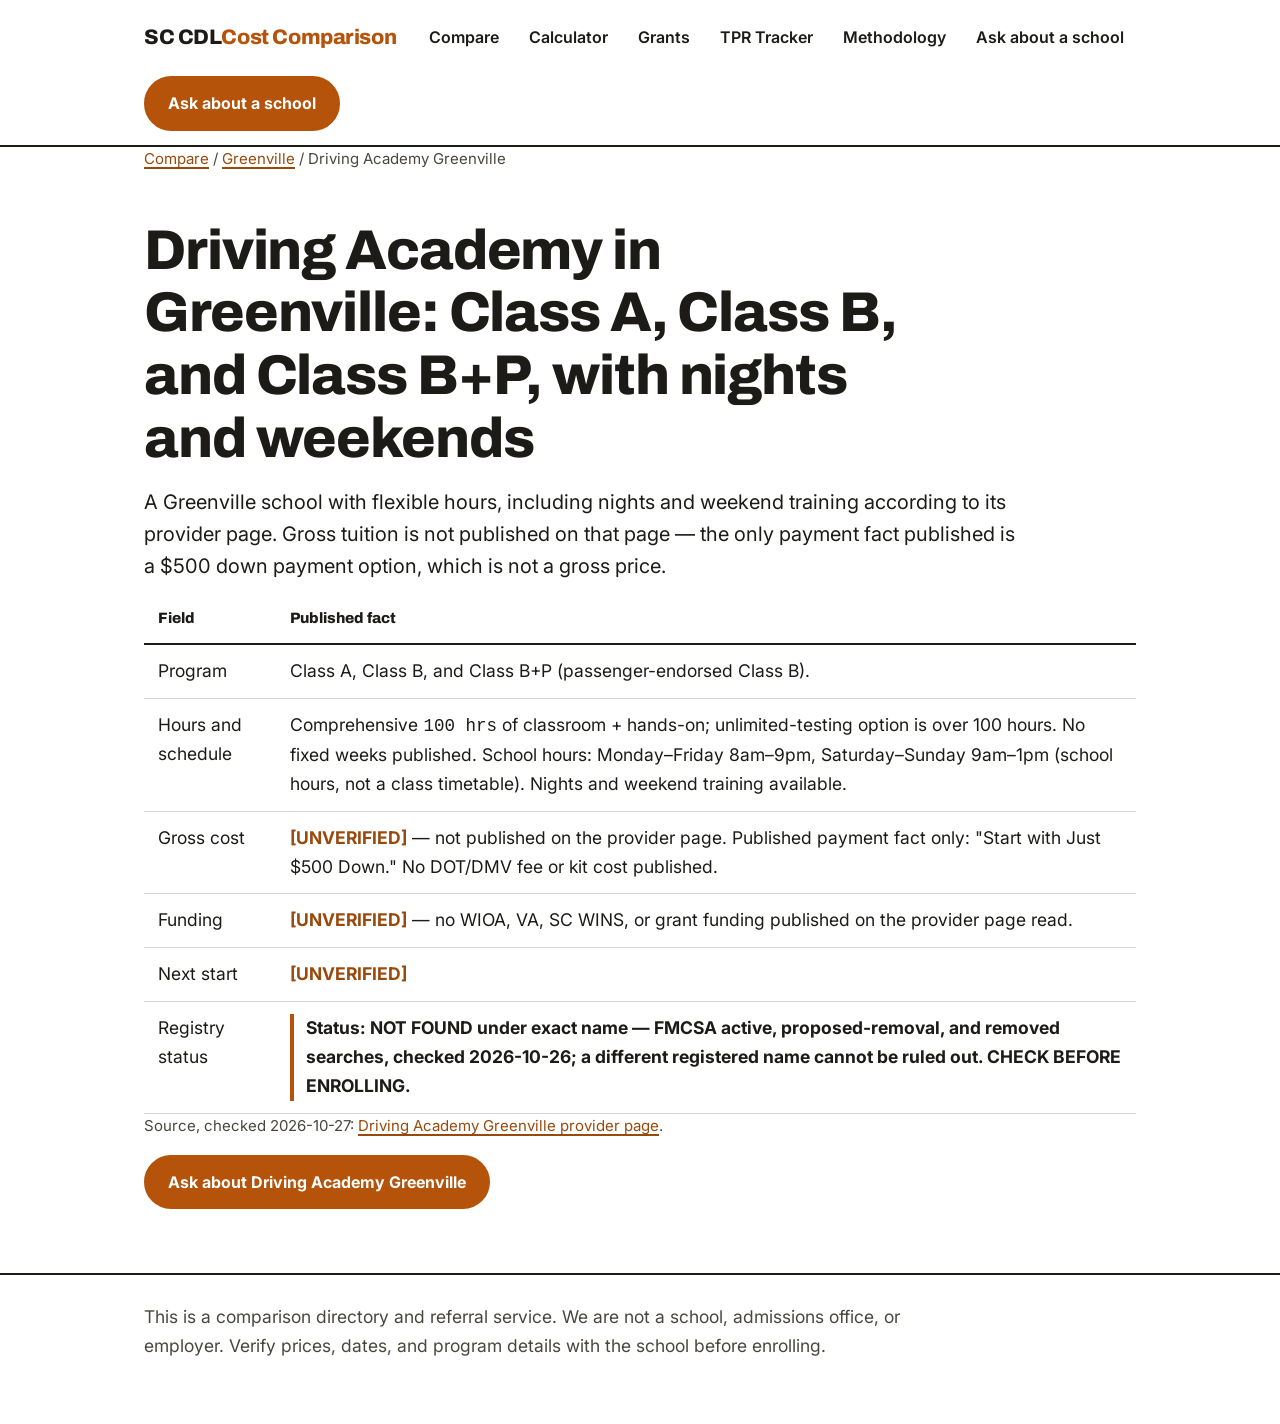
<file: schools/driving-academy-greenville/index.html>
<!DOCTYPE html>
<html lang="en">
<head>
<meta charset="utf-8">
<meta name="viewport" content="width=device-width, initial-scale=1">
<title>Driving Academy Greenville — Class A, B, and B+P, 100 Hours Plus</title>
<meta name="description" content="Driving Academy Greenville: Class A, Class B, and Class B+P, 100 hours plus, nights and weekends available. Gross tuition not published on the provider page.">
<link rel="canonical" href="https://site-cdl-sc.pages.dev/schools/driving-academy-greenville/">
<link rel="preconnect" href="https://fonts.googleapis.com">
<link rel="preconnect" href="https://fonts.gstatic.com" crossorigin>
<link href="https://fonts.googleapis.com/css2?family=Archivo:wght@700;800&family=Inter:wght@400;600;700&display=swap" rel="stylesheet">
<link rel="stylesheet" href="../../assets/style.css">
<script type="application/ld+json">{"@context":"https://schema.org","@type":"WebPage","name":"Driving Academy Greenville","url":"https://site-cdl-sc.pages.dev/schools/driving-academy-greenville/","isPartOf":{"@type":"WebSite","name":"SC CDL Cost Comparison","url":"https://site-cdl-sc.pages.dev/"}}</script>
</head>
<body>
<header class="site"><div class="wrap"><a class="brand" href="../../">SC CDL <span>Cost Comparison</span></a><nav class="main" aria-label="Main"><a href="../../">Compare</a><a href="../../cost/">Calculator</a><a href="../../grants/">Grants</a><a href="../../tpr-tracker/">TPR Tracker</a><a href="../../methodology/">Methodology</a><a href="../../inquiry/">Ask about a school</a></nav><a class="btn btn-cta" href="../../inquiry/">Ask about a school</a></div></header>
<main class="wrap">
<p class="small"><a href="../../">Compare</a> / <a href="../../greenville/">Greenville</a> / Driving Academy Greenville</p>
<h1>Driving Academy in Greenville: Class A, Class B, and Class B+P, with nights and weekends</h1>
<p class="lede">A Greenville school with flexible hours, including nights and weekend training according to its provider page. Gross tuition is not published on that page — the only payment fact published is a $500 down payment option, which is not a gross price.</p>
<table>
<thead><tr><th>Field</th><th class="wrapcell">Published fact</th></tr></thead>
<tbody>
<tr><td>Program</td><td class="wrapcell">Class A, Class B, and Class B+P (passenger-endorsed Class B).</td></tr>
<tr><td>Hours and schedule</td><td class="wrapcell">Comprehensive <span class="mono">100 hrs</span> of classroom + hands-on; unlimited-testing option is over 100 hours. No fixed weeks published. School hours: Monday–Friday 8am–9pm, Saturday–Sunday 9am–1pm (school hours, not a class timetable). Nights and weekend training available.</td></tr>
<tr><td>Gross cost</td><td class="wrapcell"><span class="unverified">[UNVERIFIED]</span> — not published on the provider page. Published payment fact only: "Start with Just $500 Down." No DOT/DMV fee or kit cost published.</td></tr>
<tr><td>Funding</td><td class="wrapcell"><span class="unverified">[UNVERIFIED]</span> — no WIOA, VA, SC WINS, or grant funding published on the provider page read.</td></tr>
<tr><td>Next start</td><td class="wrapcell"><span class="unverified">[UNVERIFIED]</span></td></tr>
<tr><td>Registry status</td><td class="wrapcell"><span class="status">Status: NOT FOUND under exact name — FMCSA active, proposed-removal, and removed searches, checked 2026-10-26; a different registered name cannot be ruled out. CHECK BEFORE ENROLLING.</span></td></tr>
</tbody>
</table>
<p class="small">Source, checked 2026-10-27: <a href="https://www.cdldrivingacademy.com/school/greenville-sc/">Driving Academy Greenville provider page</a>.</p>
<p><a class="btn" href="../../inquiry/">Ask about Driving Academy Greenville</a></p>
</main>
<footer><div class="wrap"><p>This is a comparison directory and referral service. We are not a school, admissions office, or employer. Verify prices, dates, and program details with the school before enrolling.</p></div></footer>
</body>
</html>
</file>
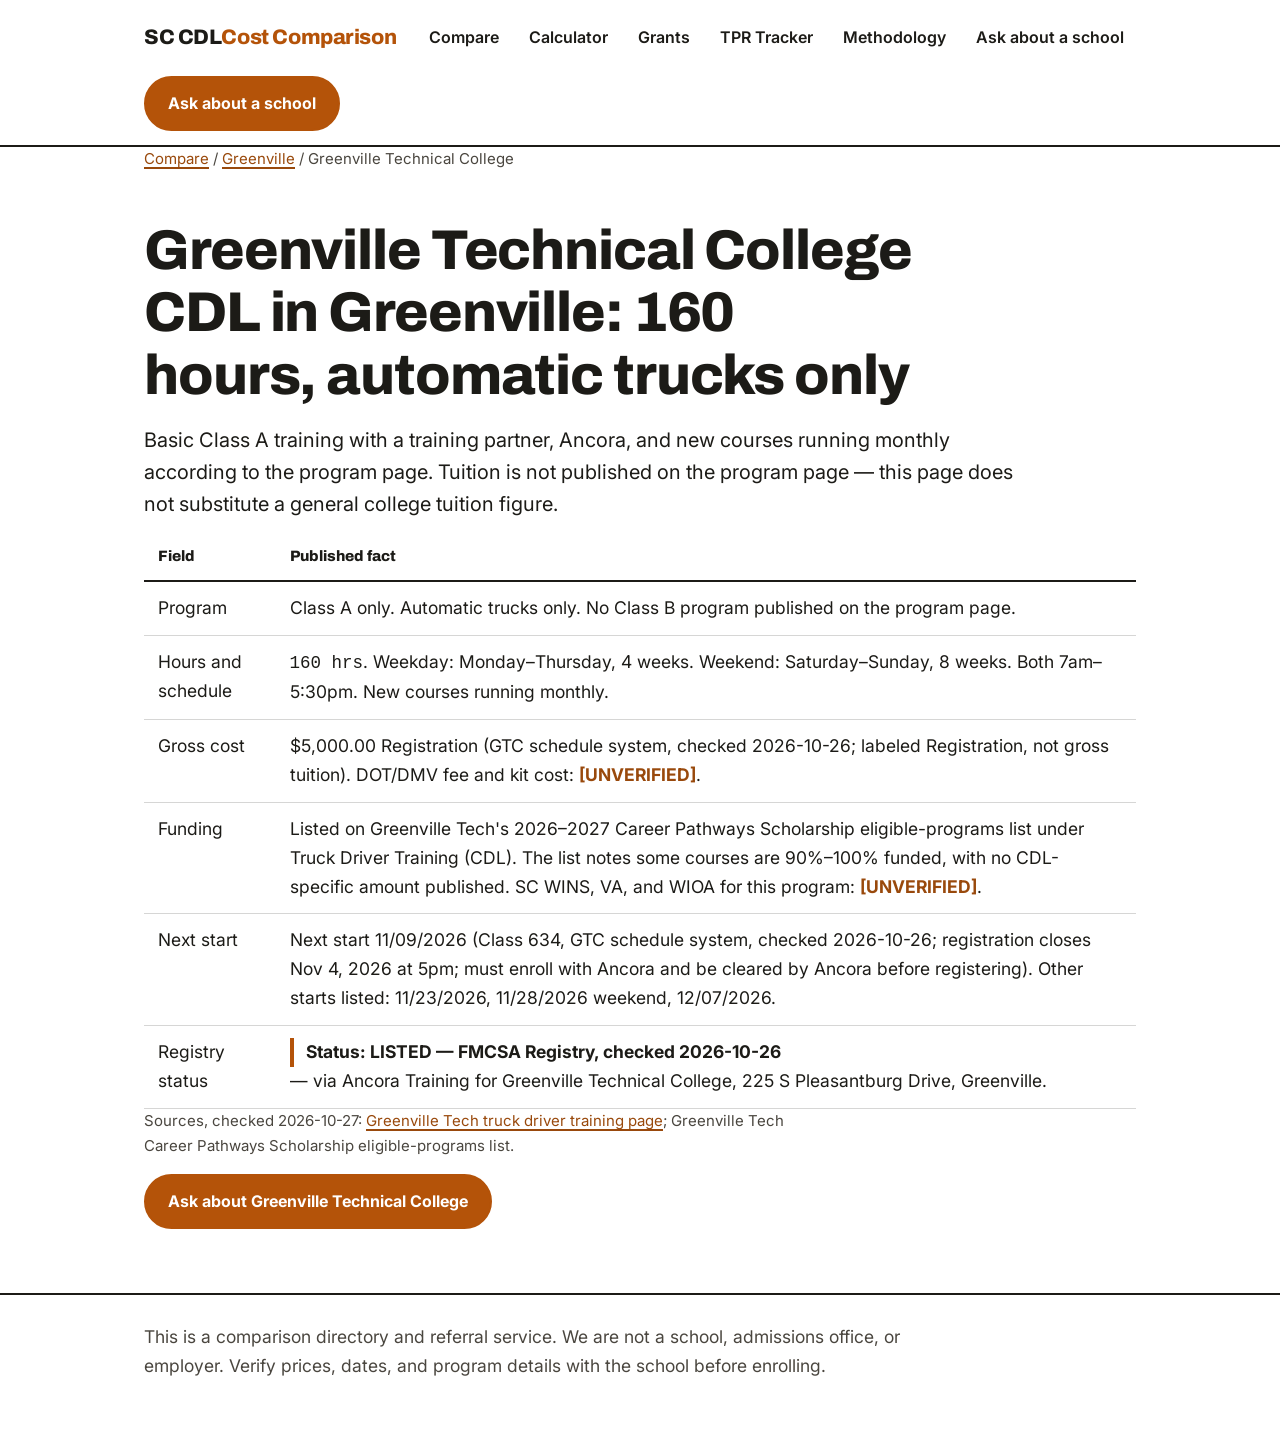
<file: schools/greenville-technical-college/index.html>
<!DOCTYPE html>
<html lang="en">
<head>
<meta charset="utf-8">
<meta name="viewport" content="width=device-width, initial-scale=1">
<title>Greenville Technical College CDL — 160 Hours, Automatic Trucks Only</title>
<meta name="description" content="Greenville Technical College truck driver training: Class A, automatic trucks only, 160 hours, weekday 4 weeks or weekend 8 weeks. Tuition not published on the program page.">
<link rel="canonical" href="https://site-cdl-sc.pages.dev/schools/greenville-technical-college/">
<link rel="preconnect" href="https://fonts.googleapis.com">
<link rel="preconnect" href="https://fonts.gstatic.com" crossorigin>
<link href="https://fonts.googleapis.com/css2?family=Archivo:wght@700;800&family=Inter:wght@400;600;700&display=swap" rel="stylesheet">
<link rel="stylesheet" href="../../assets/style.css">
<script type="application/ld+json">{"@context":"https://schema.org","@type":"WebPage","name":"Greenville Technical College CDL","url":"https://site-cdl-sc.pages.dev/schools/greenville-technical-college/","isPartOf":{"@type":"WebSite","name":"SC CDL Cost Comparison","url":"https://site-cdl-sc.pages.dev/"}}</script>
</head>
<body>
<header class="site"><div class="wrap"><a class="brand" href="../../">SC CDL <span>Cost Comparison</span></a><nav class="main" aria-label="Main"><a href="../../">Compare</a><a href="../../cost/">Calculator</a><a href="../../grants/">Grants</a><a href="../../tpr-tracker/">TPR Tracker</a><a href="../../methodology/">Methodology</a><a href="../../inquiry/">Ask about a school</a></nav><a class="btn btn-cta" href="../../inquiry/">Ask about a school</a></div></header>
<main class="wrap">
<p class="small"><a href="../../">Compare</a> / <a href="../../greenville/">Greenville</a> / Greenville Technical College</p>
<h1>Greenville Technical College CDL in Greenville: 160 hours, automatic trucks only</h1>
<p class="lede">Basic Class A training with a training partner, Ancora, and new courses running monthly according to the program page. Tuition is not published on the program page — this page does not substitute a general college tuition figure.</p>
<table>
<thead><tr><th>Field</th><th class="wrapcell">Published fact</th></tr></thead>
<tbody>
<tr><td>Program</td><td class="wrapcell">Class A only. Automatic trucks only. No Class B program published on the program page.</td></tr>
<tr><td>Hours and schedule</td><td class="wrapcell"><span class="mono">160 hrs</span>. Weekday: Monday–Thursday, 4 weeks. Weekend: Saturday–Sunday, 8 weeks. Both 7am–5:30pm. New courses running monthly.</td></tr>
<tr><td>Gross cost</td><td class="wrapcell">$5,000.00 Registration (GTC schedule system, checked 2026-10-26; labeled Registration, not gross tuition). DOT/DMV fee and kit cost: <span class="unverified">[UNVERIFIED]</span>.</td></tr>
<tr><td>Funding</td><td class="wrapcell">Listed on Greenville Tech's 2026–2027 Career Pathways Scholarship eligible-programs list under Truck Driver Training (CDL). The list notes some courses are 90%–100% funded, with no CDL-specific amount published. SC WINS, VA, and WIOA for this program: <span class="unverified">[UNVERIFIED]</span>.</td></tr>
<tr><td>Next start</td><td class="wrapcell">Next start 11/09/2026 (Class 634, GTC schedule system, checked 2026-10-26; registration closes Nov 4, 2026 at 5pm; must enroll with Ancora and be cleared by Ancora before registering). Other starts listed: 11/23/2026, 11/28/2026 weekend, 12/07/2026.</td></tr>
<tr><td>Registry status</td><td class="wrapcell"><span class="status">Status: LISTED — FMCSA Registry, checked 2026-10-26</span> — via Ancora Training for Greenville Technical College, 225 S Pleasantburg Drive, Greenville.</td></tr>
</tbody>
</table>
<p class="small">Sources, checked 2026-10-27: <a href="https://www.gvltec.edu/truck_driver_training/">Greenville Tech truck driver training page</a>; Greenville Tech Career Pathways Scholarship eligible-programs list.</p>
<p><a class="btn" href="../../inquiry/">Ask about Greenville Technical College</a></p>
</main>
<footer><div class="wrap"><p>This is a comparison directory and referral service. We are not a school, admissions office, or employer. Verify prices, dates, and program details with the school before enrolling.</p></div></footer>
</body>
</html>
</file>
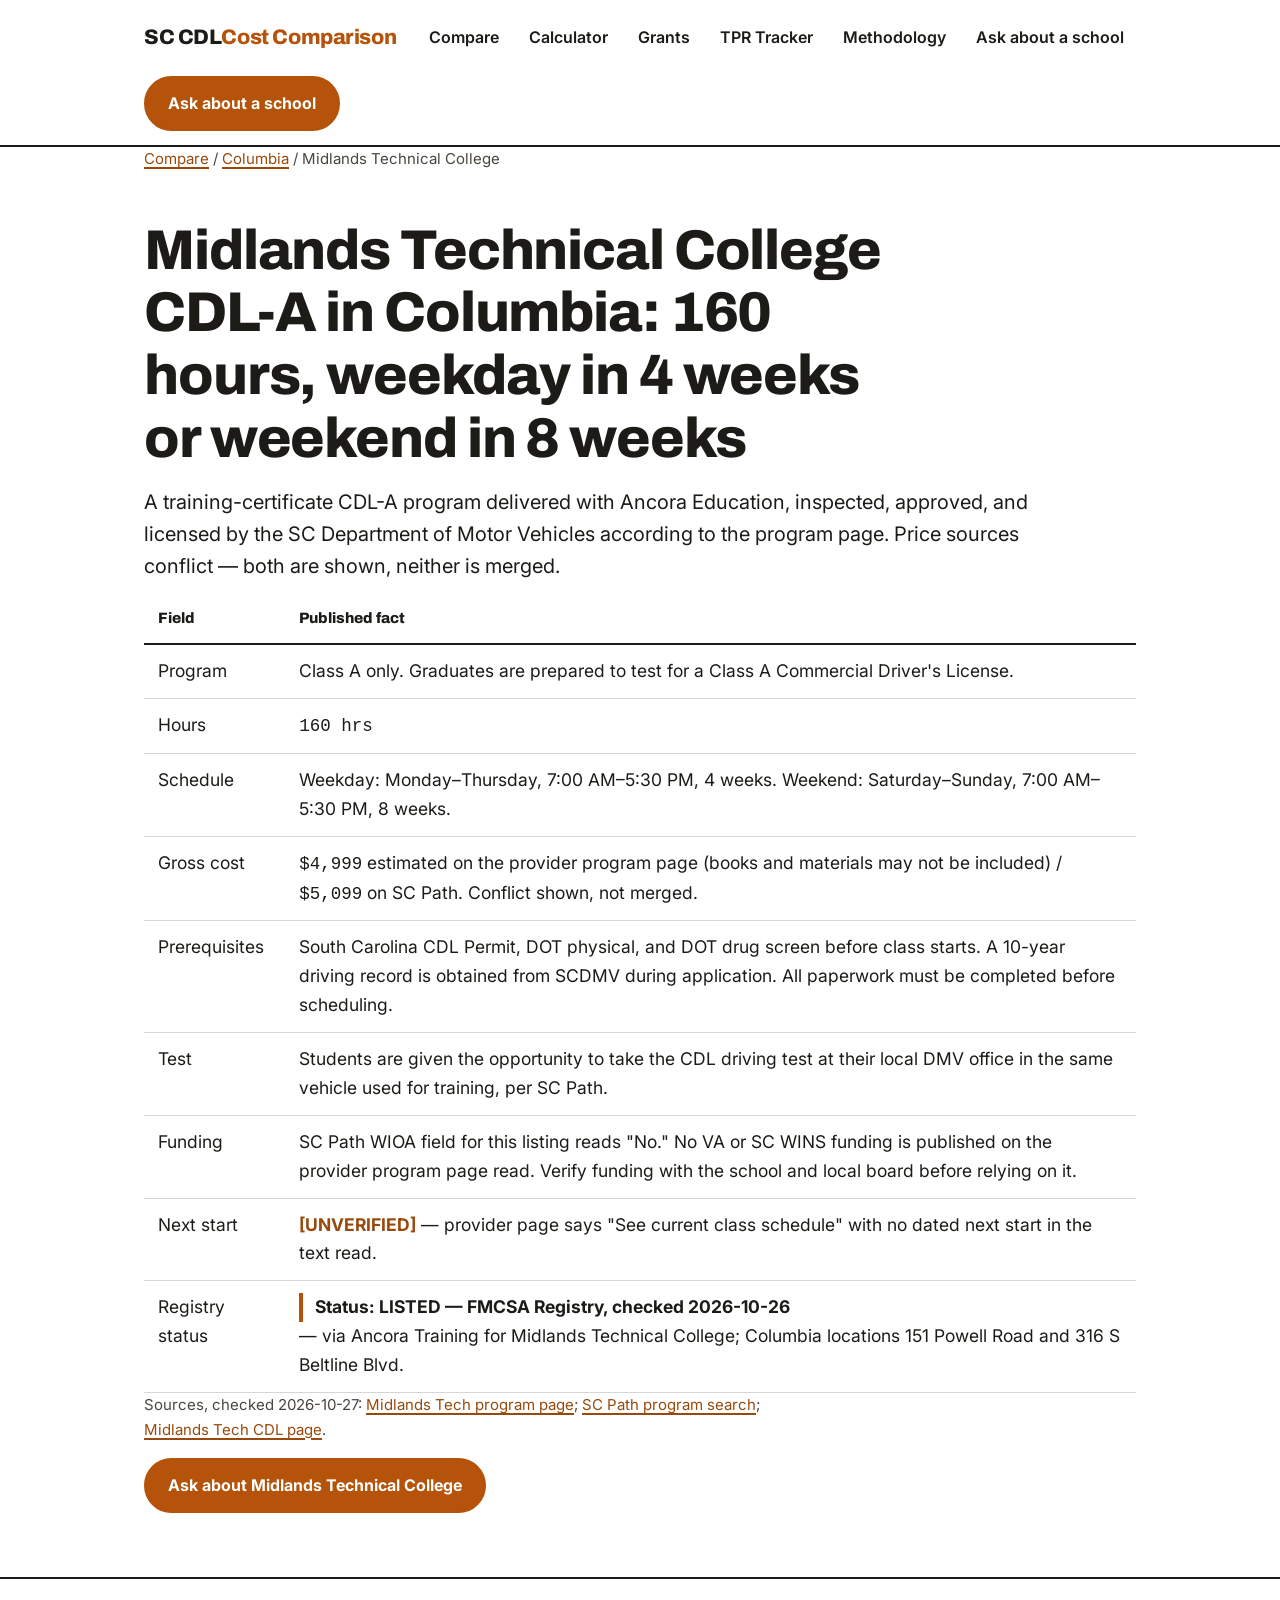
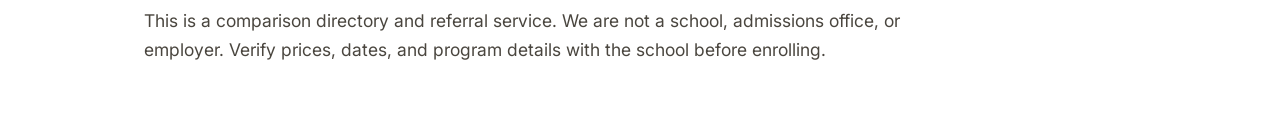
<file: schools/midlands-technical-college/index.html>
<!DOCTYPE html>
<html lang="en">
<head>
<meta charset="utf-8">
<meta name="viewport" content="width=device-width, initial-scale=1">
<title>Midlands Technical College CDL-A — Columbia, SC: 160 Hours, 4 or 8 Weeks</title>
<meta name="description" content="Midlands Technical College CDL-A in Columbia: 160 hours, weekday 4 weeks or weekend 8 weeks, provider page $4,999 estimated vs SC Path $5,099. Prerequisites and sources, checked 2026-10-27.">
<link rel="canonical" href="https://site-cdl-sc.pages.dev/schools/midlands-technical-college/">
<link rel="preconnect" href="https://fonts.googleapis.com">
<link rel="preconnect" href="https://fonts.gstatic.com" crossorigin>
<link href="https://fonts.googleapis.com/css2?family=Archivo:wght@700;800&family=Inter:wght@400;600;700&display=swap" rel="stylesheet">
<link rel="stylesheet" href="../../assets/style.css">
<script type="application/ld+json">{"@context":"https://schema.org","@type":"WebPage","name":"Midlands Technical College CDL-A — Columbia, SC","url":"https://site-cdl-sc.pages.dev/schools/midlands-technical-college/","isPartOf":{"@type":"WebSite","name":"SC CDL Cost Comparison","url":"https://site-cdl-sc.pages.dev/"},"breadcrumb":{"@type":"BreadcrumbList","itemListElement":[{"@type":"ListItem","position":1,"name":"Compare","item":"https://site-cdl-sc.pages.dev/"},{"@type":"ListItem","position":2,"name":"Midlands Technical College"}]}}</script>
</head>
<body>
<header class="site"><div class="wrap"><a class="brand" href="../../">SC CDL <span>Cost Comparison</span></a><nav class="main" aria-label="Main"><a href="../../">Compare</a><a href="../../cost/">Calculator</a><a href="../../grants/">Grants</a><a href="../../tpr-tracker/">TPR Tracker</a><a href="../../methodology/">Methodology</a><a href="../../inquiry/">Ask about a school</a></nav><a class="btn btn-cta" href="../../inquiry/">Ask about a school</a></div></header>
<main class="wrap">
<p class="small"><a href="../../">Compare</a> / <a href="../../columbia/">Columbia</a> / Midlands Technical College</p>
<h1>Midlands Technical College CDL-A in Columbia: 160 hours, weekday in 4 weeks or weekend in 8 weeks</h1>
<p class="lede">A training-certificate CDL-A program delivered with Ancora Education, inspected, approved, and licensed by the SC Department of Motor Vehicles according to the program page. Price sources conflict — both are shown, neither is merged.</p>
<table>
<thead><tr><th>Field</th><th class="wrapcell">Published fact</th></tr></thead>
<tbody>
<tr><td>Program</td><td class="wrapcell">Class A only. Graduates are prepared to test for a Class A Commercial Driver's License.</td></tr>
<tr><td>Hours</td><td class="wrapcell"><span class="mono">160 hrs</span></td></tr>
<tr><td>Schedule</td><td class="wrapcell">Weekday: Monday–Thursday, 7:00 AM–5:30 PM, 4 weeks. Weekend: Saturday–Sunday, 7:00 AM–5:30 PM, 8 weeks.</td></tr>
<tr><td>Gross cost</td><td class="wrapcell"><span class="num">$4,999</span> estimated on the provider program page (books and materials may not be included) / <span class="num">$5,099</span> on SC Path. Conflict shown, not merged.</td></tr>
<tr><td>Prerequisites</td><td class="wrapcell">South Carolina CDL Permit, DOT physical, and DOT drug screen before class starts. A 10-year driving record is obtained from SCDMV during application. All paperwork must be completed before scheduling.</td></tr>
<tr><td>Test</td><td class="wrapcell">Students are given the opportunity to take the CDL driving test at their local DMV office in the same vehicle used for training, per SC Path.</td></tr>
<tr><td>Funding</td><td class="wrapcell">SC Path WIOA field for this listing reads "No." No VA or SC WINS funding is published on the provider program page read. Verify funding with the school and local board before relying on it.</td></tr>
<tr><td>Next start</td><td class="wrapcell"><span class="unverified">[UNVERIFIED]</span> — provider page says "See current class schedule" with no dated next start in the text read.</td></tr>
<tr><td>Registry status</td><td class="wrapcell"><span class="status">Status: LISTED — FMCSA Registry, checked 2026-10-26</span> — via Ancora Training for Midlands Technical College; Columbia locations 151 Powell Road and 316 S Beltline Blvd.</td></tr>
</tbody>
</table>
<p class="small">Sources, checked 2026-10-27: <a href="https://mtconline.midlandstech.edu/CeProgramApp/programdesc?id=CE.CDL">Midlands Tech program page</a>; <a href="https://www.scpath.org/Search/ProgramSearch?SAoccupation=0&amp;SAcredential=0&amp;SAlocalareas=11&amp;page=4">SC Path program search</a>; <a href="https://www.midlandstech.edu/programs-and-courses/advanced-manufacturing-and-skilled-trades/commercial-drivers-license-cdl">Midlands Tech CDL page</a>.</p>
<p><a class="btn" href="../../inquiry/">Ask about Midlands Technical College</a></p>
</main>
<footer><div class="wrap"><p>This is a comparison directory and referral service. We are not a school, admissions office, or employer. Verify prices, dates, and program details with the school before enrolling.</p></div></footer>
</body>
</html>
</file>
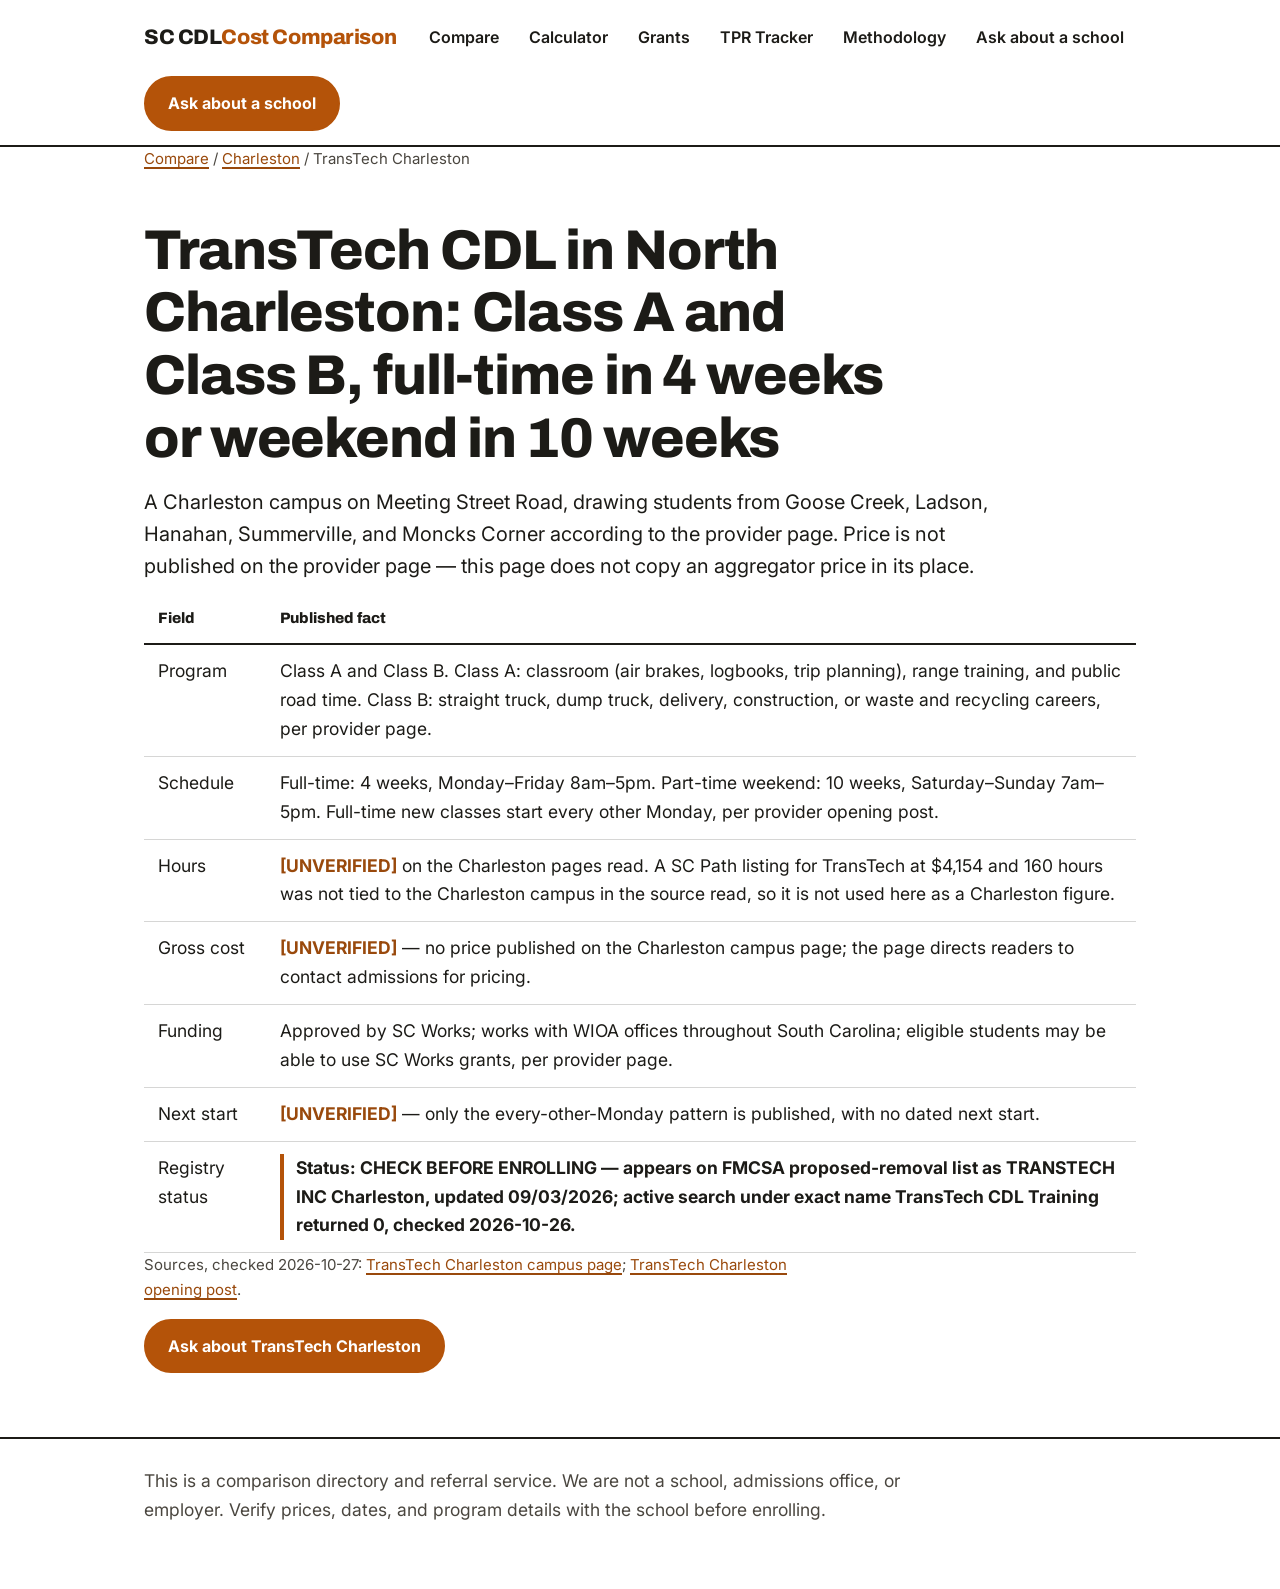
<file: schools/transtech-charleston/index.html>
<!DOCTYPE html>
<html lang="en">
<head>
<meta charset="utf-8">
<meta name="viewport" content="width=device-width, initial-scale=1">
<title>TransTech CDL Charleston — Class A and B, 4 Weeks Full-Time or 10 Weeks Weekend</title>
<meta name="description" content="TransTech CDL Charleston in North Charleston: Class A and Class B, full-time 4 weeks or weekend 10 weeks, SC Works approved. Price not published on the provider page.">
<link rel="canonical" href="https://site-cdl-sc.pages.dev/schools/transtech-charleston/">
<link rel="preconnect" href="https://fonts.googleapis.com">
<link rel="preconnect" href="https://fonts.gstatic.com" crossorigin>
<link href="https://fonts.googleapis.com/css2?family=Archivo:wght@700;800&family=Inter:wght@400;600;700&display=swap" rel="stylesheet">
<link rel="stylesheet" href="../../assets/style.css">
<script type="application/ld+json">{"@context":"https://schema.org","@type":"WebPage","name":"TransTech CDL Charleston","url":"https://site-cdl-sc.pages.dev/schools/transtech-charleston/","isPartOf":{"@type":"WebSite","name":"SC CDL Cost Comparison","url":"https://site-cdl-sc.pages.dev/"}}</script>
</head>
<body>
<header class="site"><div class="wrap"><a class="brand" href="../../">SC CDL <span>Cost Comparison</span></a><nav class="main" aria-label="Main"><a href="../../">Compare</a><a href="../../cost/">Calculator</a><a href="../../grants/">Grants</a><a href="../../tpr-tracker/">TPR Tracker</a><a href="../../methodology/">Methodology</a><a href="../../inquiry/">Ask about a school</a></nav><a class="btn btn-cta" href="../../inquiry/">Ask about a school</a></div></header>
<main class="wrap">
<p class="small"><a href="../../">Compare</a> / <a href="../../charleston/">Charleston</a> / TransTech Charleston</p>
<h1>TransTech CDL in North Charleston: Class A and Class B, full-time in 4 weeks or weekend in 10 weeks</h1>
<p class="lede">A Charleston campus on Meeting Street Road, drawing students from Goose Creek, Ladson, Hanahan, Summerville, and Moncks Corner according to the provider page. Price is not published on the provider page — this page does not copy an aggregator price in its place.</p>
<table>
<thead><tr><th>Field</th><th class="wrapcell">Published fact</th></tr></thead>
<tbody>
<tr><td>Program</td><td class="wrapcell">Class A and Class B. Class A: classroom (air brakes, logbooks, trip planning), range training, and public road time. Class B: straight truck, dump truck, delivery, construction, or waste and recycling careers, per provider page.</td></tr>
<tr><td>Schedule</td><td class="wrapcell">Full-time: 4 weeks, Monday–Friday 8am–5pm. Part-time weekend: 10 weeks, Saturday–Sunday 7am–5pm. Full-time new classes start every other Monday, per provider opening post.</td></tr>
<tr><td>Hours</td><td class="wrapcell"><span class="unverified">[UNVERIFIED]</span> on the Charleston pages read. A SC Path listing for TransTech at $4,154 and 160 hours was not tied to the Charleston campus in the source read, so it is not used here as a Charleston figure.</td></tr>
<tr><td>Gross cost</td><td class="wrapcell"><span class="unverified">[UNVERIFIED]</span> — no price published on the Charleston campus page; the page directs readers to contact admissions for pricing.</td></tr>
<tr><td>Funding</td><td class="wrapcell">Approved by SC Works; works with WIOA offices throughout South Carolina; eligible students may be able to use SC Works grants, per provider page.</td></tr>
<tr><td>Next start</td><td class="wrapcell"><span class="unverified">[UNVERIFIED]</span> — only the every-other-Monday pattern is published, with no dated next start.</td></tr>
<tr><td>Registry status</td><td class="wrapcell"><span class="status">Status: CHECK BEFORE ENROLLING — appears on FMCSA proposed-removal list as TRANSTECH INC Charleston, updated 09/03/2026; active search under exact name TransTech CDL Training returned 0, checked 2026-10-26.</span></td></tr>
</tbody>
</table>
<p class="small">Sources, checked 2026-10-27: <a href="https://trans-tech.net/our-locations/charleston-sc/">TransTech Charleston campus page</a>; <a href="https://trans-tech.net/blog/transtech-opens-in-charleston/">TransTech Charleston opening post</a>.</p>
<p><a class="btn" href="../../inquiry/">Ask about TransTech Charleston</a></p>
</main>
<footer><div class="wrap"><p>This is a comparison directory and referral service. We are not a school, admissions office, or employer. Verify prices, dates, and program details with the school before enrolling.</p></div></footer>
</body>
</html>
</file>
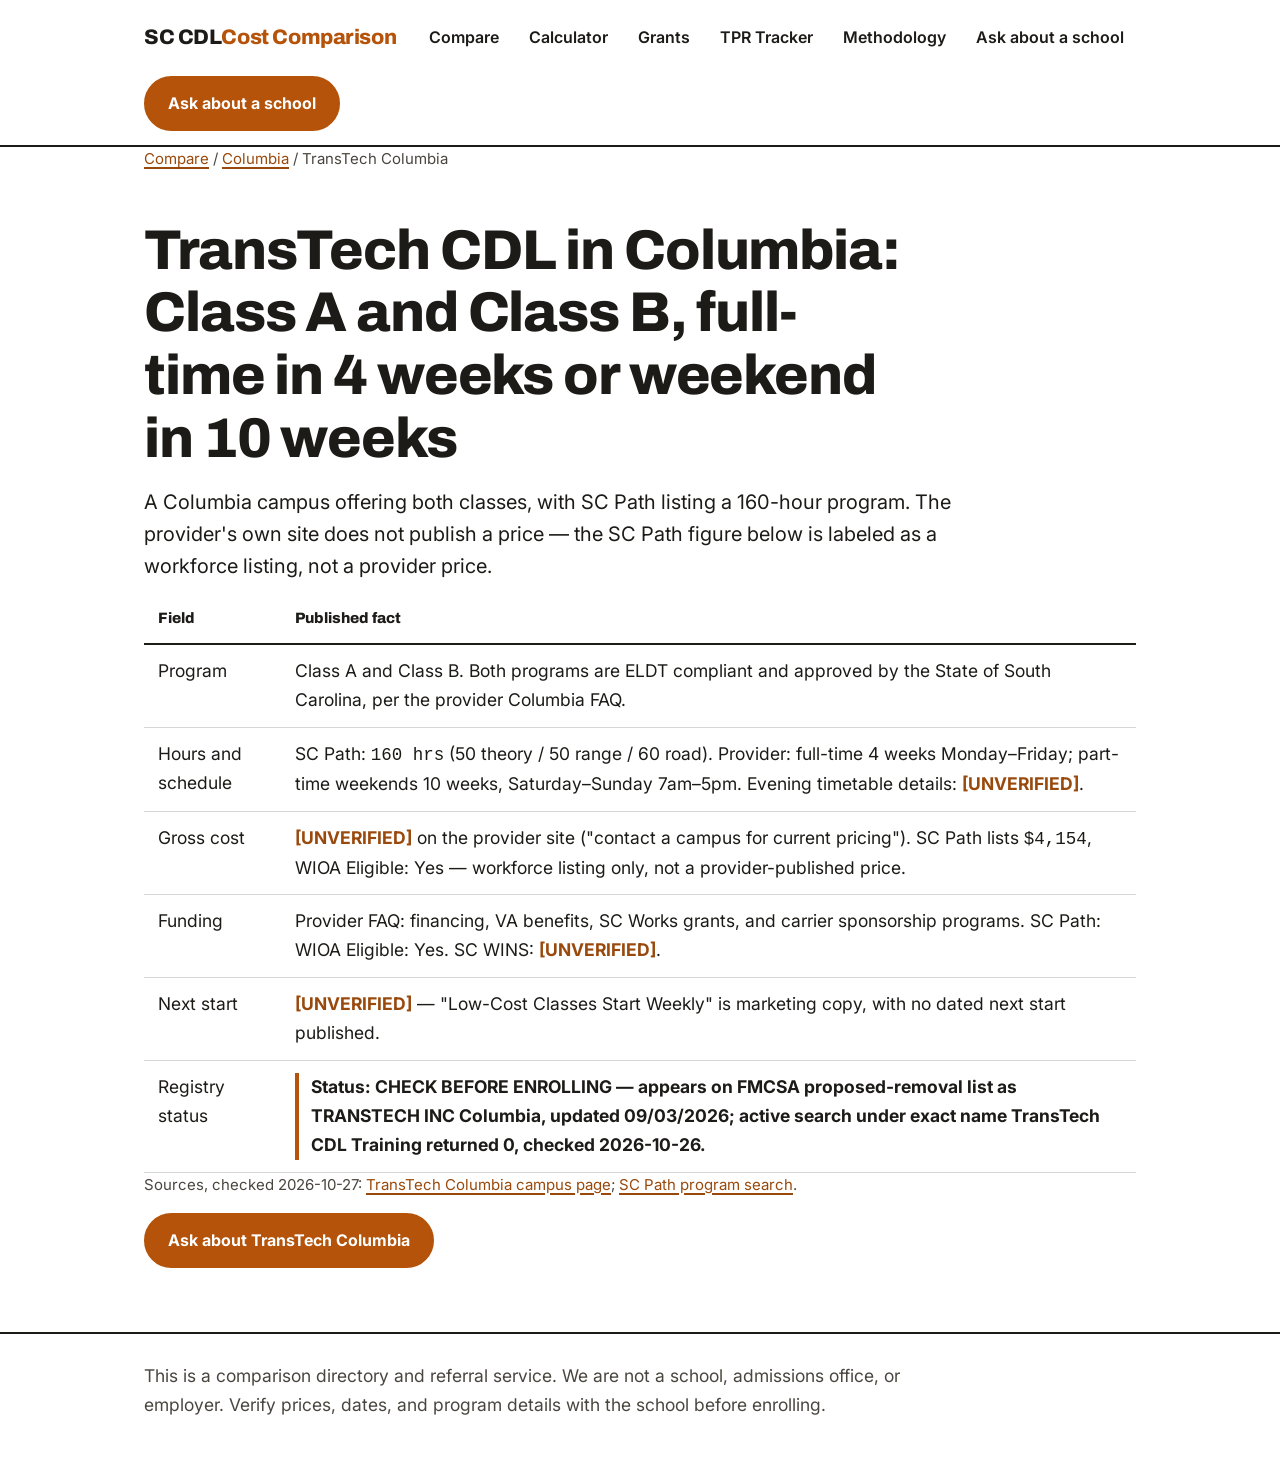
<file: schools/transtech-columbia/index.html>
<!DOCTYPE html>
<html lang="en">
<head>
<meta charset="utf-8">
<meta name="viewport" content="width=device-width, initial-scale=1">
<title>TransTech CDL Columbia — Class A and B, 160 Hours on SC Path</title>
<meta name="description" content="TransTech CDL Columbia: Class A and Class B, full-time 4 weeks or weekend 10 weeks, SC Path 160 hours and $4,154 with WIOA Yes. Provider page price not published.">
<link rel="canonical" href="https://site-cdl-sc.pages.dev/schools/transtech-columbia/">
<link rel="preconnect" href="https://fonts.googleapis.com">
<link rel="preconnect" href="https://fonts.gstatic.com" crossorigin>
<link href="https://fonts.googleapis.com/css2?family=Archivo:wght@700;800&family=Inter:wght@400;600;700&display=swap" rel="stylesheet">
<link rel="stylesheet" href="../../assets/style.css">
<script type="application/ld+json">{"@context":"https://schema.org","@type":"WebPage","name":"TransTech CDL Columbia","url":"https://site-cdl-sc.pages.dev/schools/transtech-columbia/","isPartOf":{"@type":"WebSite","name":"SC CDL Cost Comparison","url":"https://site-cdl-sc.pages.dev/"}}</script>
</head>
<body>
<header class="site"><div class="wrap"><a class="brand" href="../../">SC CDL <span>Cost Comparison</span></a><nav class="main" aria-label="Main"><a href="../../">Compare</a><a href="../../cost/">Calculator</a><a href="../../grants/">Grants</a><a href="../../tpr-tracker/">TPR Tracker</a><a href="../../methodology/">Methodology</a><a href="../../inquiry/">Ask about a school</a></nav><a class="btn btn-cta" href="../../inquiry/">Ask about a school</a></div></header>
<main class="wrap">
<p class="small"><a href="../../">Compare</a> / <a href="../../columbia/">Columbia</a> / TransTech Columbia</p>
<h1>TransTech CDL in Columbia: Class A and Class B, full-time in 4 weeks or weekend in 10 weeks</h1>
<p class="lede">A Columbia campus offering both classes, with SC Path listing a 160-hour program. The provider's own site does not publish a price — the SC Path figure below is labeled as a workforce listing, not a provider price.</p>
<table>
<thead><tr><th>Field</th><th class="wrapcell">Published fact</th></tr></thead>
<tbody>
<tr><td>Program</td><td class="wrapcell">Class A and Class B. Both programs are ELDT compliant and approved by the State of South Carolina, per the provider Columbia FAQ.</td></tr>
<tr><td>Hours and schedule</td><td class="wrapcell">SC Path: <span class="mono">160 hrs</span> (50 theory / 50 range / 60 road). Provider: full-time 4 weeks Monday–Friday; part-time weekends 10 weeks, Saturday–Sunday 7am–5pm. Evening timetable details: <span class="unverified">[UNVERIFIED]</span>.</td></tr>
<tr><td>Gross cost</td><td class="wrapcell"><span class="unverified">[UNVERIFIED]</span> on the provider site ("contact a campus for current pricing"). SC Path lists <span class="num">$4,154</span>, WIOA Eligible: Yes — workforce listing only, not a provider-published price.</td></tr>
<tr><td>Funding</td><td class="wrapcell">Provider FAQ: financing, VA benefits, SC Works grants, and carrier sponsorship programs. SC Path: WIOA Eligible: Yes. SC WINS: <span class="unverified">[UNVERIFIED]</span>.</td></tr>
<tr><td>Next start</td><td class="wrapcell"><span class="unverified">[UNVERIFIED]</span> — "Low-Cost Classes Start Weekly" is marketing copy, with no dated next start published.</td></tr>
<tr><td>Registry status</td><td class="wrapcell"><span class="status">Status: CHECK BEFORE ENROLLING — appears on FMCSA proposed-removal list as TRANSTECH INC Columbia, updated 09/03/2026; active search under exact name TransTech CDL Training returned 0, checked 2026-10-26.</span></td></tr>
</tbody>
</table>
<p class="small">Sources, checked 2026-10-27: <a href="https://trans-tech.net/our-locations/columbia-sc/">TransTech Columbia campus page</a>; <a href="https://www.scpath.org/Search/ProgramSearch?SAoccupation=0&amp;SAcredential=0&amp;SAlocalareas=11&amp;page=4">SC Path program search</a>.</p>
<p><a class="btn" href="../../inquiry/">Ask about TransTech Columbia</a></p>
</main>
<footer><div class="wrap"><p>This is a comparison directory and referral service. We are not a school, admissions office, or employer. Verify prices, dates, and program details with the school before enrolling.</p></div></footer>
</body>
</html>
</file>
<file: assets/style.css>
/* Road-ledger — CDL directory design tokens. Tokens live ONLY in :root.
   Every other rule uses var() or color-mix() derivatives. One accent:
   highway amber. No green, no second accent, no gradient, no glass. */
:root{
  --paper:#ffffff;
  --ink:#1c1b17;
  --muted:#4a463f;
  --rule:color-mix(in srgb, var(--ink) 18%, var(--paper));
  --surface:color-mix(in srgb, var(--ink) 4%, var(--paper));
  --surface-strong:color-mix(in srgb, var(--ink) 8%, var(--paper));
  --accent:#b45309;
  --accent-soft:color-mix(in srgb, var(--accent) 10%, var(--paper));
  --accent-deep:color-mix(in srgb, var(--accent) 82%, var(--ink));
  --radius:2px;
  --sans:"Inter",system-ui,-apple-system,"Segoe UI",sans-serif;
  --display:"Archivo",var(--sans);
  --mono:ui-monospace,"SF Mono",Menlo,Consolas,monospace;
  --space-section:72px;
  --space-block:24px;
}
*{box-sizing:border-box}
html,body{overflow-x:clip}
body{
  margin:0;background:var(--paper);color:var(--ink);
  font-family:var(--sans);font-size:17.5px;line-height:1.65;
  -webkit-font-smoothing:antialiased;
}
a{color:var(--accent-deep);text-underline-offset:3px;text-decoration-thickness:1.5px}
a:hover{text-decoration-thickness:2.5px}
a:focus-visible,button:focus-visible,input:focus-visible,select:focus-visible,summary:focus-visible{
  outline:3px solid var(--accent);outline-offset:2px;
}
.wrap{max-width:1040px;margin:0 auto;padding:0 24px}
main{padding-bottom:72px}

/* ---- Header: brand, nav, one sticky CTA ---- */
header.site{
  border-bottom:2px solid var(--ink);position:sticky;top:0;
  background:var(--paper);z-index:10;
}
header.site .wrap{
  display:flex;gap:16px;align-items:center;justify-content:space-between;
  flex-wrap:wrap;padding-top:14px;padding-bottom:14px;
}
.brand{
  font-family:var(--display);font-weight:800;letter-spacing:-.02em;
  color:var(--ink);text-decoration:none;font-size:21px;line-height:1.1;
  min-height:44px;display:inline-flex;align-items:center;
}
.brand span{color:var(--accent)}
nav.main{display:flex;gap:6px;flex-wrap:wrap;align-items:center}
nav.main a{
  color:var(--ink);text-decoration:none;font-weight:600;font-size:16px;
  padding:10px 12px;min-height:44px;display:inline-flex;align-items:center;
  border-radius:999px;
}
nav.main a:hover{background:var(--surface)}
nav.main a[aria-current="page"]{color:var(--accent-deep);box-shadow:inset 0 -3px 0 var(--accent)}
.btn{
  display:inline-flex;align-items:center;justify-content:center;
  min-height:48px;padding:12px 22px;border-radius:999px;
  background:var(--accent);color:var(--paper);text-decoration:none;
  font-weight:700;font-size:16px;border:2px solid var(--accent);cursor:pointer;
}
.btn:hover{background:var(--accent-deep);border-color:var(--accent-deep)}
.btn.secondary{background:var(--paper);color:var(--ink);border-color:var(--ink)}
.btn.secondary:hover{background:var(--surface)}
.btn-cta{white-space:nowrap}

/* ---- Type hierarchy: display carries it, size + weight only ---- */
h1,h2,h3{font-family:var(--display);line-height:1.12;letter-spacing:-.02em}
h1{font-size:clamp(34px,5.2vw,56px);font-weight:800;margin:48px 0 16px;max-width:22ch}
h2{
  font-size:clamp(26px,3.4vw,34px);font-weight:800;
  margin:var(--space-section) 0 16px;padding-top:20px;position:relative;
}
h2::before{
  content:"";position:absolute;top:0;left:0;width:32px;height:4px;
  background:var(--accent);
}
h3{font-size:21px;font-weight:700;margin:32px 0 10px}
.eyebrow{
  font-family:var(--mono);font-size:13px;font-weight:700;letter-spacing:.08em;
  text-transform:uppercase;color:var(--accent-deep);margin:0 0 4px;
}
.lede{font-size:20px;line-height:1.6;max-width:68ch;margin:0 0 12px}
.hero-cta{display:flex;gap:12px;flex-wrap:wrap;margin:24px 0 8px}
p{margin:0 0 16px;max-width:74ch}
li{margin-bottom:8px}
ol,ul{padding-left:24px}

/* ---- The one signature gesture: dashed route line + mile marker ---- */
.route{border:0;border-top:2px dashed var(--accent);margin:40px 0;position:relative}
.route::after{
  content:"MI " attr(data-mile);position:absolute;right:0;top:-14px;
  background:var(--paper);padding:2px 10px;font-family:var(--mono);
  font-size:13px;font-weight:700;color:var(--accent-deep);
}

/* ---- Cards, ledger, calculator (the evidence artifact) ---- */
.card{border:1px solid var(--rule);border-radius:var(--radius);padding:24px;background:var(--paper)}
.calc{
  background:var(--paper);border:2px solid var(--ink);
  border-top:6px solid var(--accent);padding:28px;margin:32px 0;
}
.calc h2{margin-top:0;padding-top:0}
.calc h2::before{display:none}
.calc-grid{display:grid;grid-template-columns:1fr 1fr;gap:4px 28px}
.calc-grid label{margin-top:16px}
label{display:block;font-weight:700;margin:20px 0 6px}
input,select{
  width:100%;min-height:48px;font-size:16px;padding:11px 12px;
  border:1.5px solid var(--rule);border-radius:var(--radius);
  background:var(--paper);color:var(--ink);
}
input:focus,select:focus{border-color:var(--ink)}
.formula{
  font-family:var(--mono);font-size:14.5px;line-height:1.6;
  background:var(--surface);border:1px solid var(--rule);
  padding:14px 16px;overflow-x:auto;white-space:pre-wrap;
}
.result{
  font-size:clamp(32px,5vw,44px);font-weight:800;font-family:var(--display);
  color:var(--accent-deep);margin:24px 0 8px;line-height:1.1;
}
.result-label{font-family:var(--mono);font-size:13px;font-weight:700;letter-spacing:.06em;text-transform:uppercase;color:var(--muted);margin:20px 0 0}

/* ---- Tables: spec-sheet on desktop, labelled cards on mobile ---- */
table{width:100%;border-collapse:collapse}
th,td{
  padding:12px 14px;border-bottom:1px solid var(--rule);
  text-align:left;vertical-align:top;
}
thead th{
  font-family:var(--display);font-size:15px;font-weight:800;
  border-bottom:2px solid var(--ink);white-space:nowrap;
}
th[data-sort]{cursor:pointer}
th[data-sort]::after{content:" ↕";font-family:var(--mono);font-size:12px;color:var(--accent-deep)}
td.wrapcell{white-space:normal}
.num{font-family:var(--mono)}
.status{font-weight:700;color:var(--ink)}
td .status{
  display:block;border-left:4px solid var(--accent);
  padding-left:12px;
}
.mono{font-family:var(--mono)}
.small{font-size:15px;color:var(--muted)}
.unverified{font-weight:700;color:var(--accent-deep)}

/* ---- FAQ: labelled reveal, no mystery icons ---- */
.faq details{border:1px solid var(--rule);border-radius:var(--radius);padding:16px 20px;margin:14px 0}
.faq summary{font-weight:700;cursor:pointer;min-height:44px;display:flex;align-items:center;justify-content:space-between;gap:16px;list-style:none}
.faq summary::-webkit-details-marker{display:none}
.faq summary::after{content:"+";font-family:var(--mono);font-size:22px;font-weight:700;color:var(--accent-deep);flex:none}
.faq details[open] summary::after{content:"−"}
.faq details p:last-child{margin-bottom:0}

footer{border-top:2px solid var(--ink);margin-top:64px;padding:28px 0 48px}
footer p{color:var(--muted)}
footer nav{display:flex;gap:6px;flex-wrap:wrap}
footer nav a{color:var(--ink);text-decoration:none;font-weight:600;padding:10px 12px;min-height:44px;display:inline-flex;align-items:center;border-radius:999px}
footer nav a:hover{background:var(--surface)}

@media(max-width:760px){
  body{font-size:17px}
  .wrap{padding:0 18px}
  h1{margin-top:32px}
  h2{margin-top:56px}
  .calc{padding:20px 18px}
  .calc-grid{grid-template-columns:1fr}
  header.site .wrap{row-gap:8px}
  nav.main{order:3;width:100%}
  nav.main a{padding:10px 10px}
  .btn-cta{margin-left:auto}
  /* Multi-column tables become labelled cards; sort headers become pill buttons */
  table.sortable,table.sortable tbody,table.sortable tr,table.sortable td,
  table.card-table,table.card-table tbody,table.card-table tr,table.card-table td{display:block;width:100%}
  table.sortable thead,table.card-table thead{display:block}
  table.sortable thead tr{display:flex;flex-wrap:wrap;gap:8px}
  table.sortable thead th{
    border:1.5px solid var(--ink);border-radius:999px;padding:10px 14px;
    white-space:normal;
  }
  table.card-table thead{display:none}
  table.sortable tbody tr,table.card-table tbody tr{border:1px solid var(--rule);border-radius:var(--radius);padding:8px 16px;margin:16px 0}
  table.sortable tbody td,table.card-table tbody td{border-bottom:1px solid var(--surface-strong);padding:12px 0}
  table.sortable tbody td:last-child,table.card-table tbody td:last-child{border-bottom:0}
  table.sortable tbody td::before,table.card-table tbody td::before{
    content:attr(data-label);display:block;font-family:var(--mono);
    font-size:12px;font-weight:700;letter-spacing:.06em;text-transform:uppercase;
    color:var(--muted);margin-bottom:2px;
  }
  table.sortable tbody td:first-child,table.card-table tbody td:first-child{font-weight:700}
  /* Field/value tables stack: field above value */
  table:not(.sortable):not(.card-table) td{display:block;border-bottom:0;padding:8px 0}
  table:not(.sortable):not(.card-table) tr{border-bottom:1px solid var(--rule)}
  table:not(.sortable):not(.card-table) tr td:first-child{font-weight:700;padding-bottom:0}
  table:not(.sortable):not(.card-table) thead th{display:block}
}
@media(prefers-reduced-motion:reduce){
  *{scroll-behavior:auto!important;transition:none!important;animation:none!important}
}
</file>
